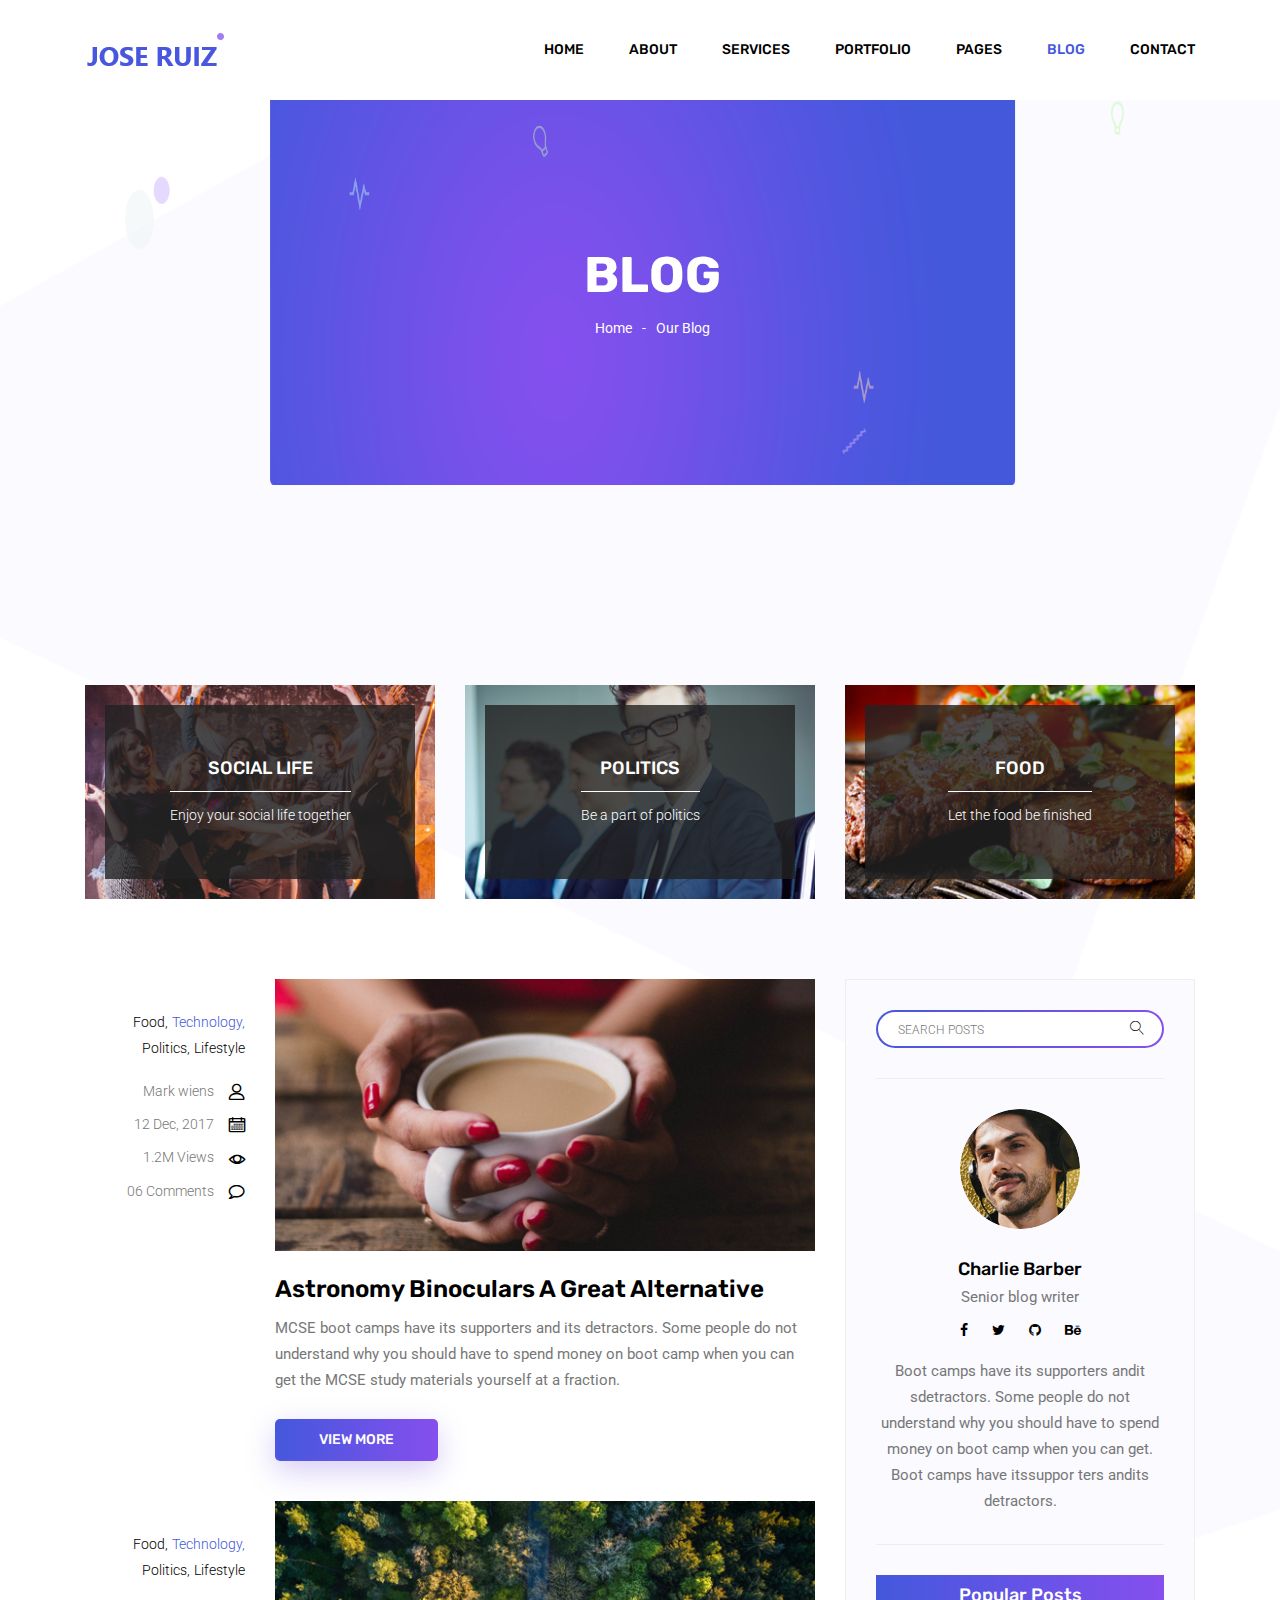
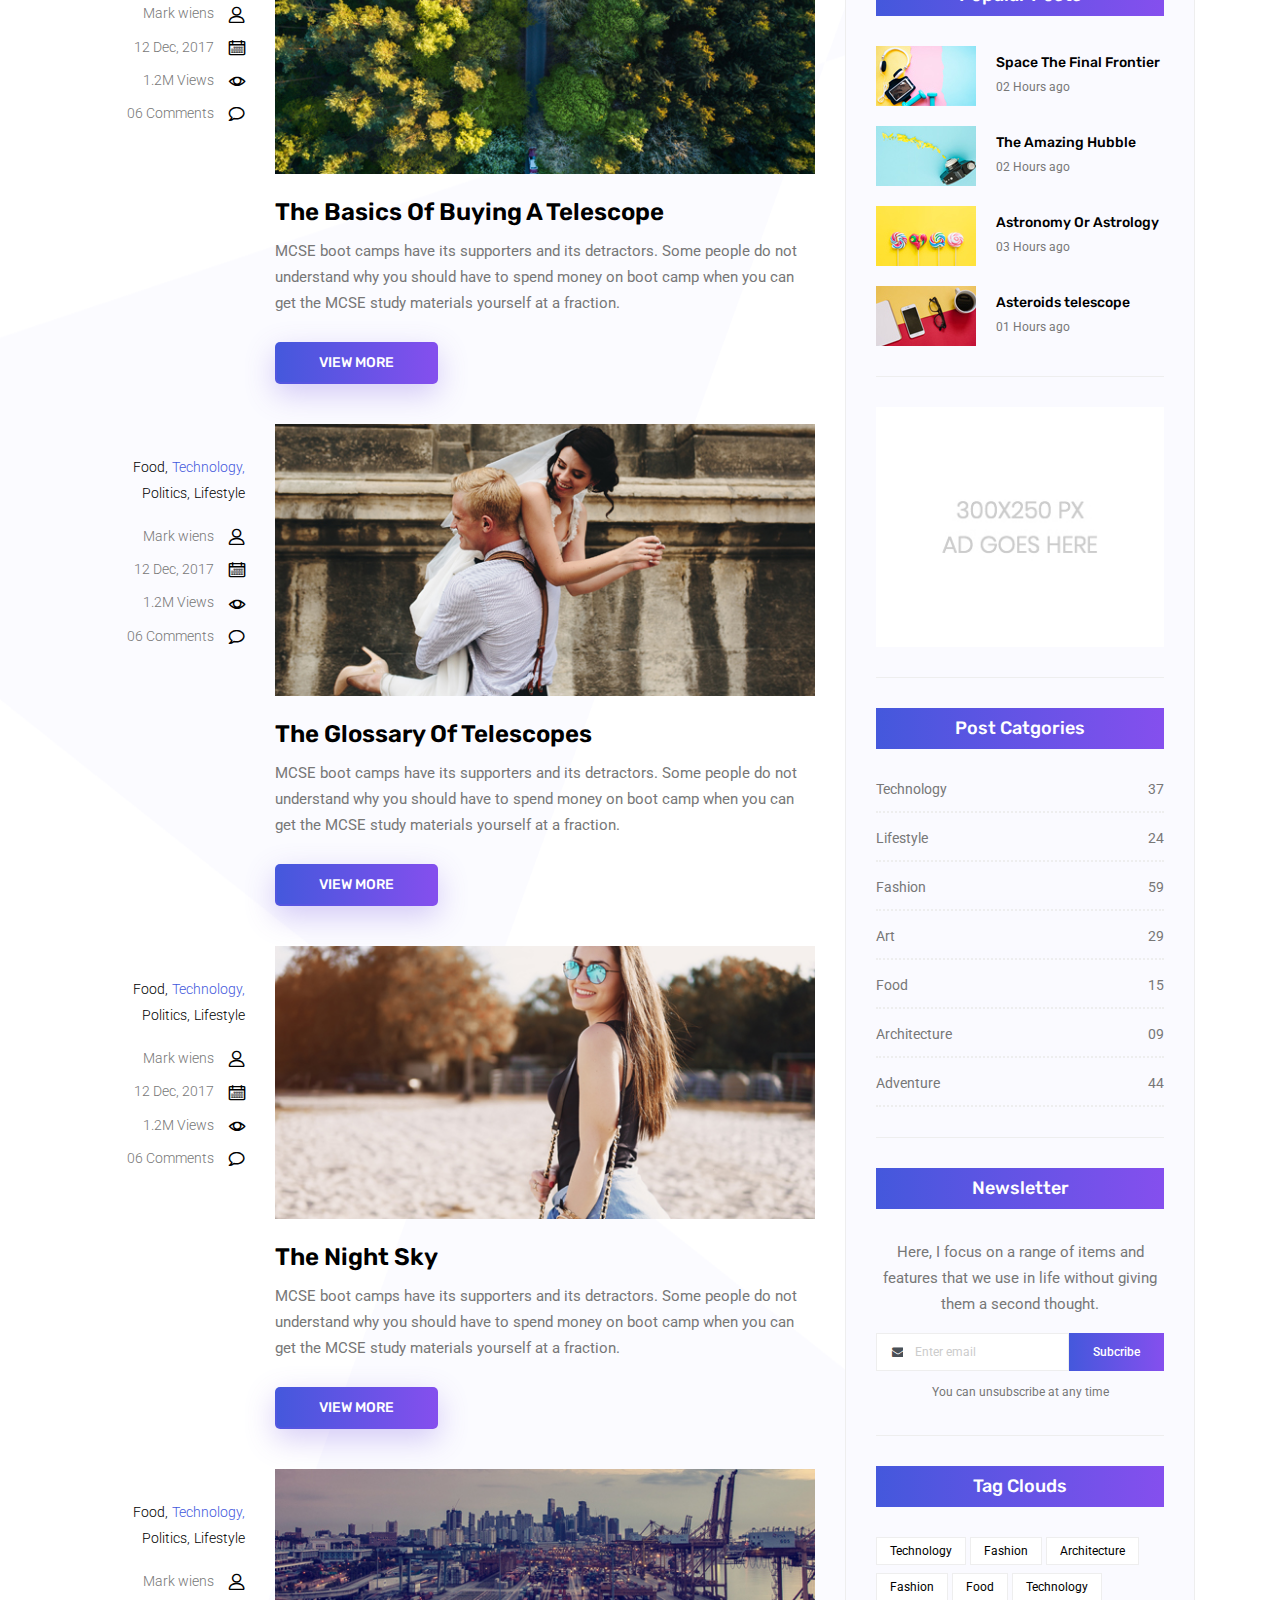
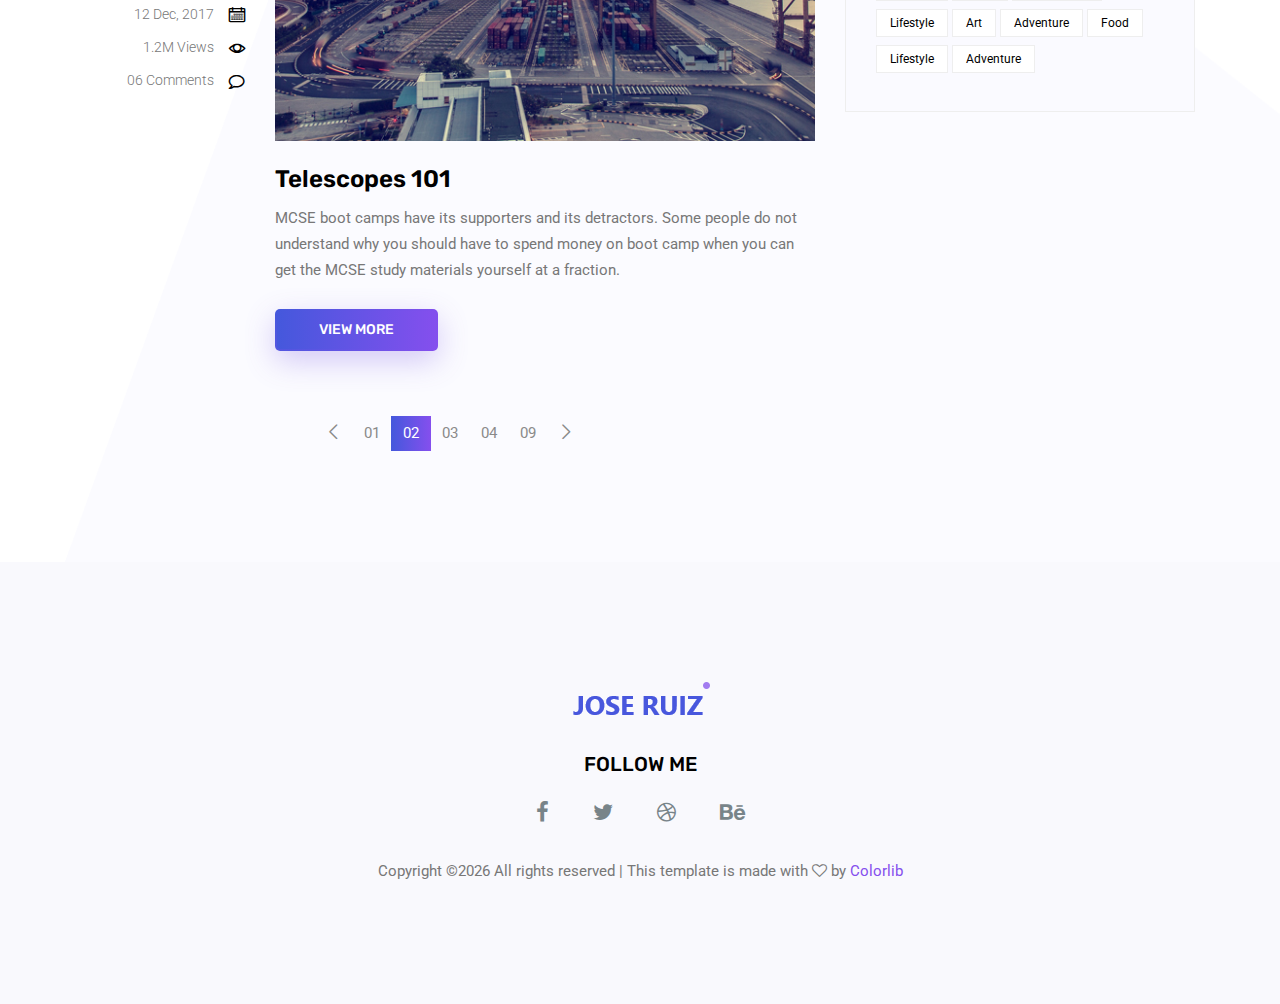
<file: blog.html>
<!doctype html>
<html lang="en">

<head>
	<!-- Required meta tags -->
	<meta charset="utf-8">
	<meta name="viewport" content="width=device-width, initial-scale=1, shrink-to-fit=no">
	<link rel="icon" href="img/favicon.png" type="image/png">
	<title>Blog</title>
	<!-- Bootstrap CSS -->
	<link rel="stylesheet" href="css/bootstrap.css">
	<link rel="stylesheet" href="vendors/linericon/style.css">
	<link rel="stylesheet" href="css/font-awesome.min.css">
	<link rel="stylesheet" href="vendors/owl-carousel/owl.carousel.min.css">
	<link rel="stylesheet" href="css/magnific-popup.css">
	<link rel="stylesheet" href="vendors/nice-select/css/nice-select.css">
	<!-- main css -->
	<link rel="stylesheet" href="css/style.css">
</head>

<body class="blog_version">

	<!--================ Start Header Area =================-->
	<header class="header_area">
		<div class="main_menu">
			<nav class="navbar navbar-expand-lg navbar-light">
				<div class="container">
					<!-- Brand and toggle get grouped for better mobile display -->
					<a class="navbar-brand logo_h" href="index.html"><img src="img/logo.png" alt=""></a>
					<button class="navbar-toggler" type="button" data-toggle="collapse" data-target="#navbarSupportedContent"
					 aria-controls="navbarSupportedContent" aria-expanded="false" aria-label="Toggle navigation">
						<span class="icon-bar"></span>
						<span class="icon-bar"></span>
						<span class="icon-bar"></span>
					</button>
					<!-- Collect the nav links, forms, and other content for toggling -->
					<div class="collapse navbar-collapse offset" id="navbarSupportedContent">
						<ul class="nav navbar-nav menu_nav justify-content-end">
							<li class="nav-item"><a class="nav-link" href="index.html">Home</a></li>
							<li class="nav-item"><a class="nav-link" href="about.html">About</a></li>
							<li class="nav-item"><a class="nav-link" href="services.html">Services</a></li>
							<li class="nav-item"><a class="nav-link" href="portfolio.html">Portfolio</a></li>
							<li class="nav-item submenu dropdown">
								<a href="#" class="nav-link dropdown-toggle" data-toggle="dropdown" role="button" aria-haspopup="true"
								 aria-expanded="false">Pages</a>
								<ul class="dropdown-menu">
                                    <li class="nav-item"><a class="nav-link" href="elements.html">Elements</a></li>
                                    <li class="nav-item"><a class="nav-link" href="portfolio-details.html">Portfolio Details</a></li>
								</ul>
							</li>
							<li class="nav-item submenu dropdown active">
								<a href="#" class="nav-link dropdown-toggle" data-toggle="dropdown" role="button" aria-haspopup="true"
								 aria-expanded="false">Blog</a>
								<ul class="dropdown-menu">
									<li class="nav-item"><a class="nav-link" href="blog.html">Blog</a></li>
									<li class="nav-item"><a class="nav-link" href="single-blog.html">Blog Details</a></li>
								</ul>
							</li>
							<li class="nav-item"><a class="nav-link" href="contact.html">Contact</a></li>
						</ul>
					</div>
				</div>
			</nav>
		</div>
	</header>
	<!--================ End Header Area =================-->

    <!--================ Start Banner Area =================-->
    <section class="banner_area">
        <div class="banner_inner d-flex align-items-center">
            <div class="container">
                <div class="banner_content text-center">
                    <h2>Blog</h2>
                    <div class="page_link">
                        <a href="index.html">Home</a>
                        <a href="blog.html">Our Blog</a>
                    </div>
                </div>
            </div>
        </div>
    </section>
    <!--================ End Banner Area =================-->
        
    <!--================Blog Categorie Area =================-->
    <section class="blog_categorie_area section_gap_top">
        <div class="container">
            <div class="row">
                <div class="col-lg-4">
                    <div class="categories_post">
                        <img src="img/blog/cat-post/cat-post-3.jpg" alt="post">
                        <div class="categories_details">
                            <div class="categories_text">
                                <a href="single-blog.html"><h5>Social Life</h5></a>
                                <div class="border_line"></div>
                                <p>Enjoy your social life together</p>
                            </div>
                        </div>
                    </div>
                </div>
                <div class="col-lg-4">
                    <div class="categories_post">
                        <img src="img/blog/cat-post/cat-post-2.jpg" alt="post">
                        <div class="categories_details">
                            <div class="categories_text">
                                <a href="single-blog.html"><h5>Politics</h5></a>
                                <div class="border_line"></div>
                                <p>Be a part of politics</p>
                            </div>
                        </div>
                    </div>
                </div>
                <div class="col-lg-4">
                    <div class="categories_post">
                        <img src="img/blog/cat-post/cat-post-1.jpg" alt="post">
                        <div class="categories_details">
                            <div class="categories_text">
                                <a href="single-blog.html"><h5>Food</h5></a>
                                <div class="border_line"></div>
                                <p>Let the food be finished</p>
                            </div>
                        </div>
                    </div>
                </div>
            </div>
        </div>
    </section>
    <!--================Blog Categorie Area =================-->
    
    <!--================Blog Area =================-->
    <section class="blog_area">
        <div class="container">
            <div class="row">
                <div class="col-lg-8">
                    <div class="blog_left_sidebar">
                        <article class="row blog_item">
                            <div class="col-md-3">
                                <div class="blog_info text-right">
                                    <div class="post_tag">
                                        <a href="#">Food,</a>
                                        <a class="active" href="#">Technology,</a>
                                        <a href="#">Politics,</a>
                                        <a href="#">Lifestyle</a>
                                    </div>
                                    <ul class="blog_meta list">
                                        <li><a href="#">Mark wiens<i class="lnr lnr-user"></i></a></li>
                                        <li><a href="#">12 Dec, 2017<i class="lnr lnr-calendar-full"></i></a></li>
                                        <li><a href="#">1.2M Views<i class="lnr lnr-eye"></i></a></li>
                                        <li><a href="#">06 Comments<i class="lnr lnr-bubble"></i></a></li>
                                    </ul>
                                </div>
                            </div>
                            <div class="col-md-9">
                                <div class="blog_post">
                                    <img src="img/blog/main-blog/m-blog-1.jpg" alt="">
                                    <div class="blog_details">
                                        <a href="single-blog.html"><h2>Astronomy Binoculars A Great Alternative</h2></a>
                                        <p>MCSE boot camps have its supporters and its detractors. Some people do not understand why you should have to spend money on boot camp when you can get the MCSE study materials yourself at a fraction.</p>
                                        <a href="single-blog.html" class="primary_btn"><span>View More</span></a>
                                    </div>
                                </div>
                            </div>
                        </article>
                        <article class="row blog_item">
                            <div class="col-md-3">
                                <div class="blog_info text-right">
                                    <div class="post_tag">
                                        <a href="#">Food,</a>
                                        <a class="active" href="#">Technology,</a>
                                        <a href="#">Politics,</a>
                                        <a href="#">Lifestyle</a>
                                    </div>
                                    <ul class="blog_meta list">
                                        <li><a href="#">Mark wiens<i class="lnr lnr-user"></i></a></li>
                                        <li><a href="#">12 Dec, 2017<i class="lnr lnr-calendar-full"></i></a></li>
                                        <li><a href="#">1.2M Views<i class="lnr lnr-eye"></i></a></li>
                                        <li><a href="#">06 Comments<i class="lnr lnr-bubble"></i></a></li>
                                    </ul>
                                </div>
                            </div>
                            <div class="col-md-9">
                                <div class="blog_post">
                                    <img src="img/blog/main-blog/m-blog-2.jpg" alt="">
                                    <div class="blog_details">
                                        <a href="single-blog.html"><h2>The Basics Of Buying A Telescope</h2></a>
                                        <p>MCSE boot camps have its supporters and its detractors. Some people do not understand why you should have to spend money on boot camp when you can get the MCSE study materials yourself at a fraction.</p>
                                        <a href="single-blog.html" class="primary_btn"><span>View More</span></a>
                                    </div>
                                </div>
                            </div>
                        </article>
                        <article class="row blog_item">
                            <div class="col-md-3">
                                <div class="blog_info text-right">
                                    <div class="post_tag">
                                        <a href="#">Food,</a>
                                        <a class="active" href="#">Technology,</a>
                                        <a href="#">Politics,</a>
                                        <a href="#">Lifestyle</a>
                                    </div>
                                    <ul class="blog_meta list">
                                        <li><a href="#">Mark wiens<i class="lnr lnr-user"></i></a></li>
                                        <li><a href="#">12 Dec, 2017<i class="lnr lnr-calendar-full"></i></a></li>
                                        <li><a href="#">1.2M Views<i class="lnr lnr-eye"></i></a></li>
                                        <li><a href="#">06 Comments<i class="lnr lnr-bubble"></i></a></li>
                                    </ul>
                                </div>
                            </div>
                            <div class="col-md-9">
                                <div class="blog_post">
                                    <img src="img/blog/main-blog/m-blog-3.jpg" alt="">
                                    <div class="blog_details">
                                        <a href="single-blog.html"><h2>The Glossary Of Telescopes</h2></a>
                                        <p>MCSE boot camps have its supporters and its detractors. Some people do not understand why you should have to spend money on boot camp when you can get the MCSE study materials yourself at a fraction.</p>
                                        <a href="single-blog.html" class="primary_btn"><span>View More</span></a>
                                    </div>
                                </div>
                            </div>
                        </article>
                        <article class="row blog_item">
                            <div class="col-md-3">
                                <div class="blog_info text-right">
                                    <div class="post_tag">
                                        <a href="#">Food,</a>
                                        <a class="active" href="#">Technology,</a>
                                        <a href="#">Politics,</a>
                                        <a href="#">Lifestyle</a>
                                    </div>
                                    <ul class="blog_meta list">
                                        <li><a href="#">Mark wiens<i class="lnr lnr-user"></i></a></li>
                                        <li><a href="#">12 Dec, 2017<i class="lnr lnr-calendar-full"></i></a></li>
                                        <li><a href="#">1.2M Views<i class="lnr lnr-eye"></i></a></li>
                                        <li><a href="#">06 Comments<i class="lnr lnr-bubble"></i></a></li>
                                    </ul>
                                </div>
                            </div>
                            <div class="col-md-9">
                                <div class="blog_post">
                                    <img src="img/blog/main-blog/m-blog-4.jpg" alt="">
                                    <div class="blog_details">
                                        <a href="single-blog.html"><h2>The Night Sky</h2></a>
                                        <p>MCSE boot camps have its supporters and its detractors. Some people do not understand why you should have to spend money on boot camp when you can get the MCSE study materials yourself at a fraction.</p>
                                        <a href="single-blog.html" class="primary_btn"><span>View More</span></a>
                                    </div>
                                </div>
                            </div>
                        </article>
                        <article class="row blog_item">
                            <div class="col-md-3">
                                <div class="blog_info text-right">
                                    <div class="post_tag">
                                        <a href="#">Food,</a>
                                        <a class="active" href="#">Technology,</a>
                                        <a href="#">Politics,</a>
                                        <a href="#">Lifestyle</a>
                                    </div>
                                    <ul class="blog_meta list">
                                        <li><a href="#">Mark wiens<i class="lnr lnr-user"></i></a></li>
                                        <li><a href="#">12 Dec, 2017<i class="lnr lnr-calendar-full"></i></a></li>
                                        <li><a href="#">1.2M Views<i class="lnr lnr-eye"></i></a></li>
                                        <li><a href="#">06 Comments<i class="lnr lnr-bubble"></i></a></li>
                                    </ul>
                                </div>
                            </div>
                            <div class="col-md-9">
                                <div class="blog_post">
                                    <img src="img/blog/main-blog/m-blog-5.jpg" alt="">
                                    <div class="blog_details">
                                        <a href="single-blog.html"><h2>Telescopes 101</h2></a>
                                        <p>MCSE boot camps have its supporters and its detractors. Some people do not understand why you should have to spend money on boot camp when you can get the MCSE study materials yourself at a fraction.</p>
                                        <a href="single-blog.html" class="primary_btn"><span>View More</span></a>
                                    </div>
                                </div>
                            </div>
                        </article>
                        <nav class="blog-pagination justify-content-center d-flex">
                            <ul class="pagination">
                                <li class="page-item">
                                    <a href="#" class="page-link" aria-label="Previous">
                                        <span aria-hidden="true">
                                            <span class="lnr lnr-chevron-left"></span>
                                        </span>
                                    </a>
                                </li>
                                <li class="page-item"><a href="#" class="page-link">01</a></li>
                                <li class="page-item active"><a href="#" class="page-link">02</a></li>
                                <li class="page-item"><a href="#" class="page-link">03</a></li>
                                <li class="page-item"><a href="#" class="page-link">04</a></li>
                                <li class="page-item"><a href="#" class="page-link">09</a></li>
                                <li class="page-item">
                                    <a href="#" class="page-link" aria-label="Next">
                                        <span aria-hidden="true">
                                            <span class="lnr lnr-chevron-right"></span>
                                        </span>
                                    </a>
                                </li>
                            </ul>
                        </nav>
                    </div>
                </div>
                <div class="col-lg-4">
                    <div class="blog_right_sidebar">
                        <aside class="single_sidebar_widget search_widget">
                            <div class="input-group">
                                <input type="text" class="form-control" placeholder="Search Posts">
                                <span class="input-group-btn">
                                    <button class="btn btn-default" type="button"><i class="lnr lnr-magnifier"></i></button>
                                </span>
                            </div><!-- /input-group -->
                            <div class="br"></div>
                        </aside>
                        <aside class="single_sidebar_widget author_widget">
                            <img class="author_img rounded-circle" src="img/blog/author.png" alt="">
                            <h4>Charlie Barber</h4>
                            <p>Senior blog writer</p>
                            <div class="social_icon">
                                <a href="#"><i class="fa fa-facebook"></i></a>
                                <a href="#"><i class="fa fa-twitter"></i></a>
                                <a href="#"><i class="fa fa-github"></i></a>
                                <a href="#"><i class="fa fa-behance"></i></a>
                            </div>
                            <p>Boot camps have its supporters andit sdetractors. Some people do not understand why you should have to spend money on boot camp when you can get. Boot camps have itssuppor ters andits detractors.</p>
                            <div class="br"></div>
                        </aside>
                        <aside class="single_sidebar_widget popular_post_widget">
                            <h3 class="widget_title">Popular Posts</h3>
                            <div class="media post_item">
                                <img src="img/blog/popular-post/post1.jpg" alt="post">
                                <div class="media-body">
                                    <a href="single-blog.html"><h3>Space The Final Frontier</h3></a>
                                    <p>02 Hours ago</p>
                                </div>
                            </div>
                            <div class="media post_item">
                                <img src="img/blog/popular-post/post2.jpg" alt="post">
                                <div class="media-body">
                                    <a href="single-blog.html"><h3>The Amazing Hubble</h3></a>
                                    <p>02 Hours ago</p>
                                </div>
                            </div>
                            <div class="media post_item">
                                <img src="img/blog/popular-post/post3.jpg" alt="post">
                                <div class="media-body">
                                    <a href="single-blog.html"><h3>Astronomy Or Astrology</h3></a>
                                    <p>03 Hours ago</p>
                                </div>
                            </div>
                            <div class="media post_item">
                                <img src="img/blog/popular-post/post4.jpg" alt="post">
                                <div class="media-body">
                                    <a href="single-blog.html"><h3>Asteroids telescope</h3></a>
                                    <p>01 Hours ago</p>
                                </div>
                            </div>
                            <div class="br"></div>
                        </aside>
                        <aside class="single_sidebar_widget ads_widget">
                            <a href="#"><img class="img-fluid" src="img/blog/add.jpg" alt=""></a>
                            <div class="br"></div>
                        </aside>
                        <aside class="single_sidebar_widget post_category_widget">
                            <h4 class="widget_title">Post Catgories</h4>
                            <ul class="list cat-list">
                                <li>
                                    <a href="#" class="d-flex justify-content-between">
                                        <p>Technology</p>
                                        <p>37</p>
                                    </a>
                                </li>
                                <li>
                                    <a href="#" class="d-flex justify-content-between">
                                        <p>Lifestyle</p>
                                        <p>24</p>
                                    </a>
                                </li>
                                <li>
                                    <a href="#" class="d-flex justify-content-between">
                                        <p>Fashion</p>
                                        <p>59</p>
                                    </a>
                                </li>
                                <li>
                                    <a href="#" class="d-flex justify-content-between">
                                        <p>Art</p>
                                        <p>29</p>
                                    </a>
                                </li>
                                <li>
                                    <a href="#" class="d-flex justify-content-between">
                                        <p>Food</p>
                                        <p>15</p>
                                    </a>
                                </li>
                                <li>
                                    <a href="#" class="d-flex justify-content-between">
                                        <p>Architecture</p>
                                        <p>09</p>
                                    </a>
                                </li>
                                <li>
                                    <a href="#" class="d-flex justify-content-between">
                                        <p>Adventure</p>
                                        <p>44</p>
                                    </a>
                                </li>															
                            </ul>
                            <div class="br"></div>
                        </aside>
                        <aside class="single-sidebar-widget newsletter_widget">
                            <h4 class="widget_title">Newsletter</h4>
                            <p>
                            Here, I focus on a range of items and features that we use in life without
                            giving them a second thought.
                            </p>
                            <div class="form-group d-flex flex-row">
                                <div class="input-group">
                                    <div class="input-group-prepend">
                                        <div class="input-group-text"><i class="fa fa-envelope" aria-hidden="true"></i></div>
                                    </div>
                                    <input type="text" class="form-control" id="inlineFormInputGroup" placeholder="Enter email" onfocus="this.placeholder = ''" onblur="this.placeholder = 'Enter email'">
                                </div>
                                <a href="#" class="bbtns">Subcribe</a>
                            </div>	
                            <p class="text-bottom">You can unsubscribe at any time</p>	
                            <div class="br"></div>							
                        </aside>
                        <aside class="single-sidebar-widget tag_cloud_widget">
                            <h4 class="widget_title">Tag Clouds</h4>
                            <ul class="list">
                                <li><a href="#">Technology</a></li>
                                <li><a href="#">Fashion</a></li>
                                <li><a href="#">Architecture</a></li>
                                <li><a href="#">Fashion</a></li>
                                <li><a href="#">Food</a></li>
                                <li><a href="#">Technology</a></li>
                                <li><a href="#">Lifestyle</a></li>
                                <li><a href="#">Art</a></li>
                                <li><a href="#">Adventure</a></li>
                                <li><a href="#">Food</a></li>
                                <li><a href="#">Lifestyle</a></li>
                                <li><a href="#">Adventure</a></li>
                            </ul>
                        </aside>
                    </div>
                </div>
            </div>
        </div>
    </section>
    <!--================Blog Area =================-->
    
    <!--================Footer Area =================-->
	<footer class="footer_area">
        <div class="container">
            <div class="row justify-content-center">
                <div class="col-lg-12">
                    <div class="footer_top flex-column">
                        <div class="footer_logo">
                            <a href="#">
                                <img src="img/logo.png" alt="">
                            </a>
                            <h4>Follow Me</h4>
                        </div>
                        <div class="footer_social">
                            <a href="#"><i class="fa fa-facebook"></i></a>
                            <a href="#"><i class="fa fa-twitter"></i></a>
                            <a href="#"><i class="fa fa-dribbble"></i></a>
                            <a href="#"><i class="fa fa-behance"></i></a>
                        </div>
                    </div>
                </div>
            </div>
            <div class="row footer_bottom justify-content-center">
                <p class="col-lg-8 col-sm-12 footer-text">
                    <!-- Link back to Colorlib can't be removed. Template is licensed under CC BY 3.0. -->
Copyright &copy;<script>document.write(new Date().getFullYear());</script> All rights reserved | This template is made with <i class="fa fa-heart-o" aria-hidden="true"></i> by <a href="https://colorlib.com" target="_blank">Colorlib</a>
<!-- Link back to Colorlib can't be removed. Template is licensed under CC BY 3.0. --></p>
            </div>
        </div>
    </footer>
    <!--================End Footer Area =================-->
   
    <!-- Optional JavaScript -->
    <!-- jQuery first, then Popper.js, then Bootstrap JS -->
    <script src="js/jquery-3.2.1.min.js"></script>
    <script src="js/popper.js"></script>
    <script src="js/bootstrap.min.js"></script>
    <script src="js/stellar.js"></script>
    <script src="vendors/lightbox/simpleLightbox.min.js"></script>
    <script src="vendors/nice-select/js/jquery.nice-select.min.js"></script>
    <script src="vendors/isotope/imagesloaded.pkgd.min.js"></script>
    <script src="vendors/isotope/isotope-min.js"></script>
    <script src="vendors/owl-carousel/owl.carousel.min.js"></script>
    <script src="js/jquery.ajaxchimp.min.js"></script>
    <script src="js/mail-script.js"></script>
    <script src="js/theme.js"></script>
</body>
</html>
</file>
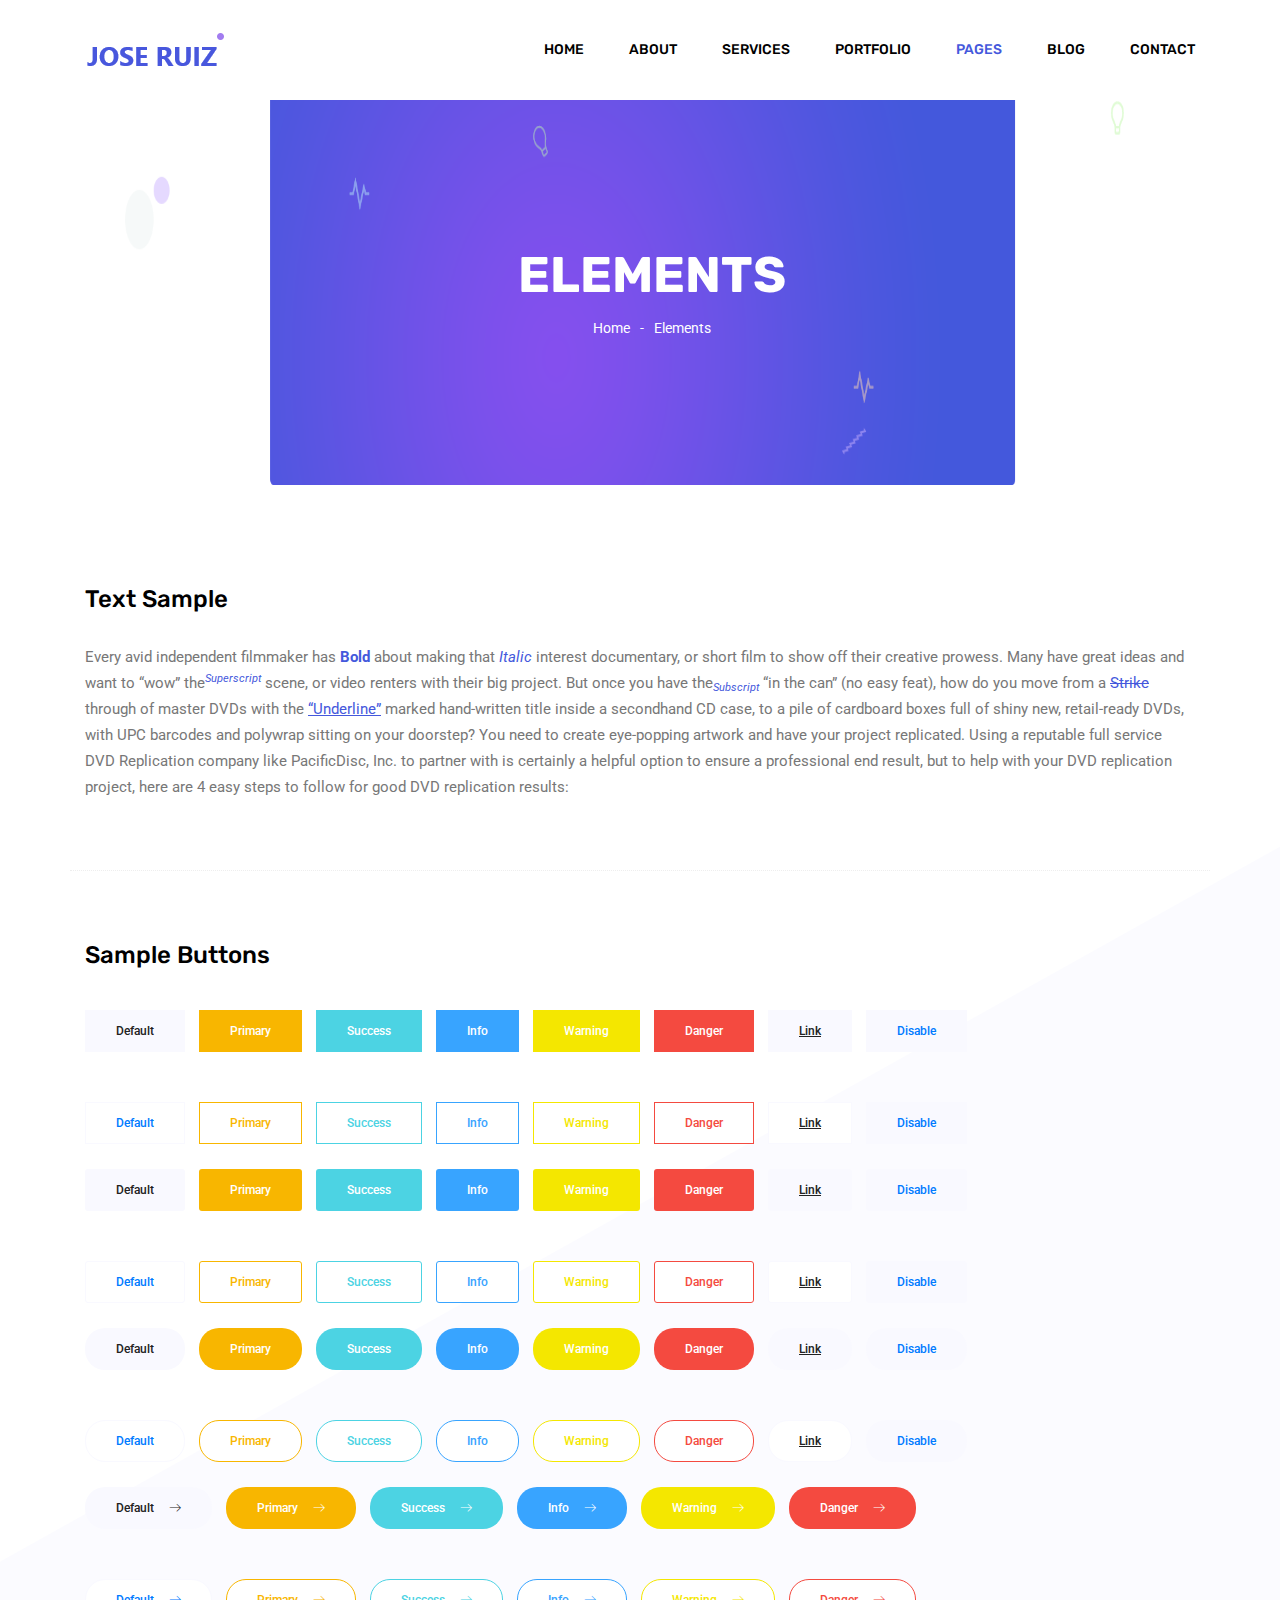
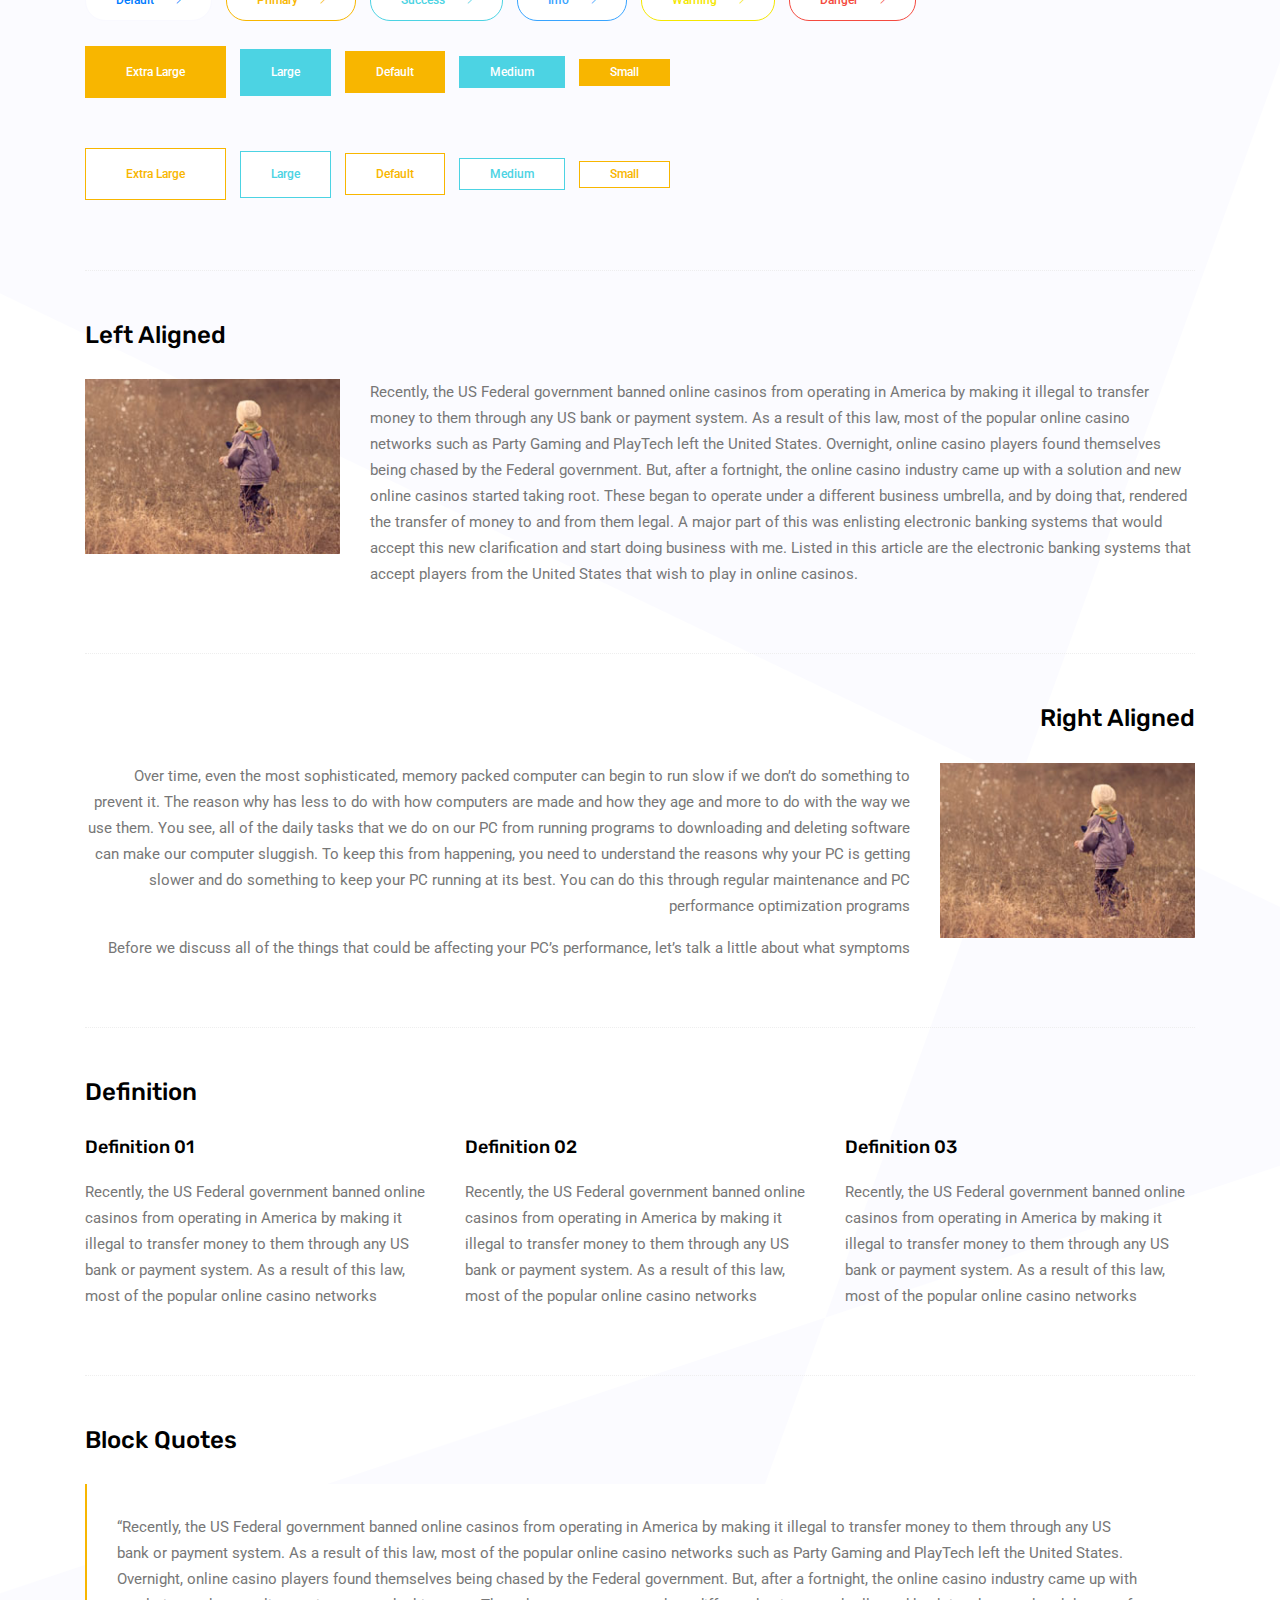
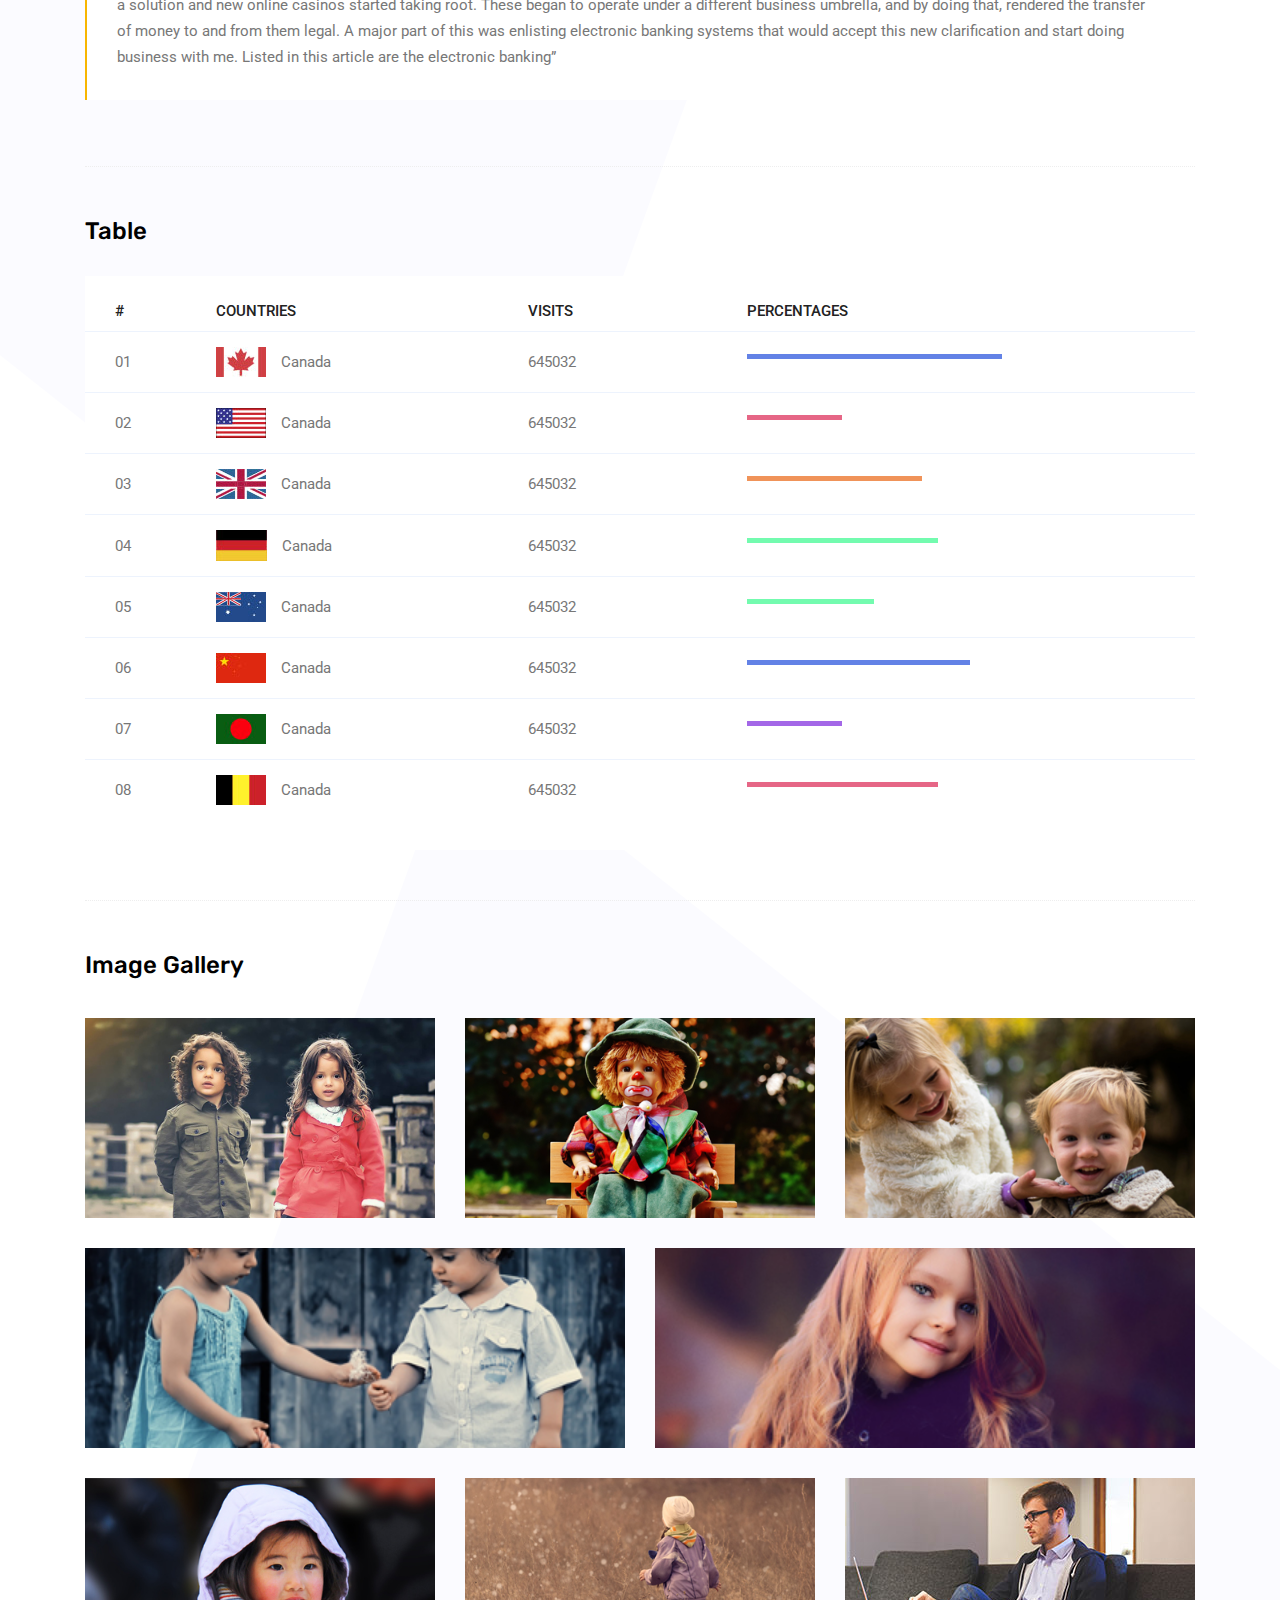
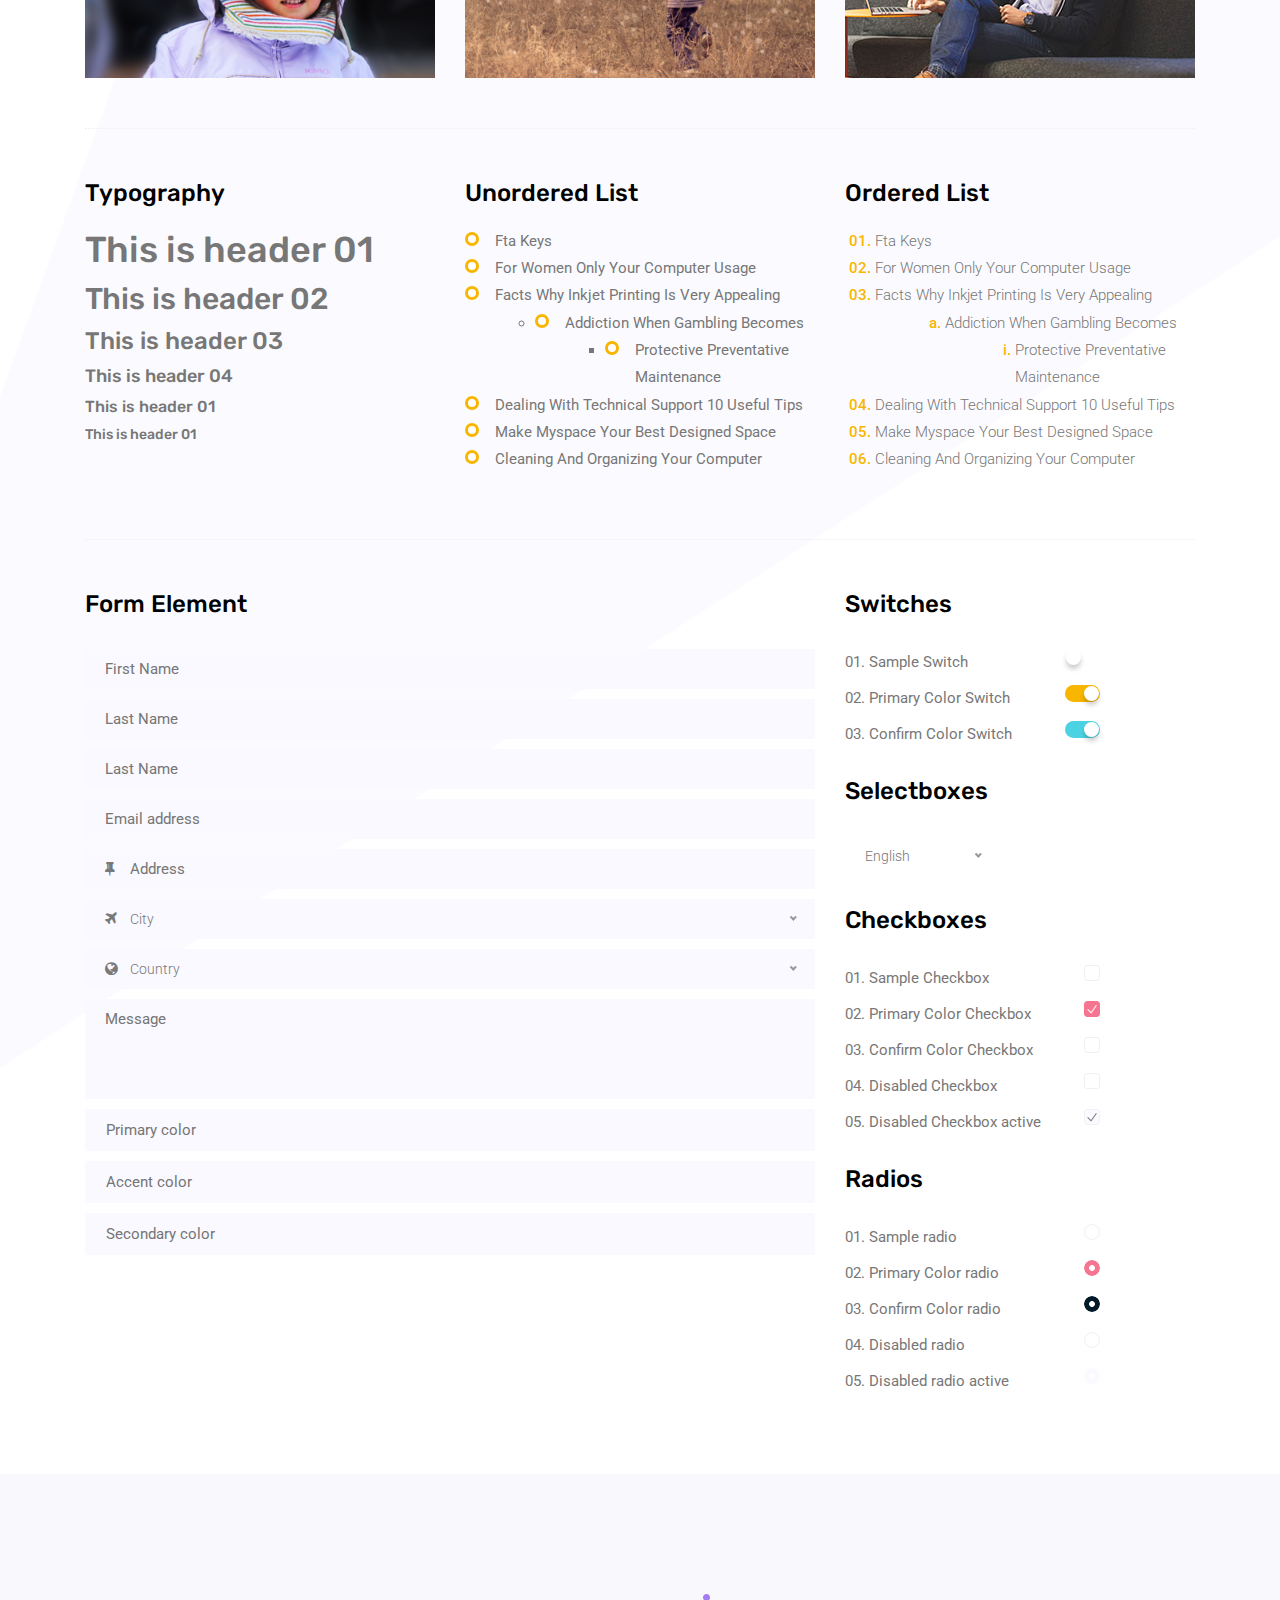
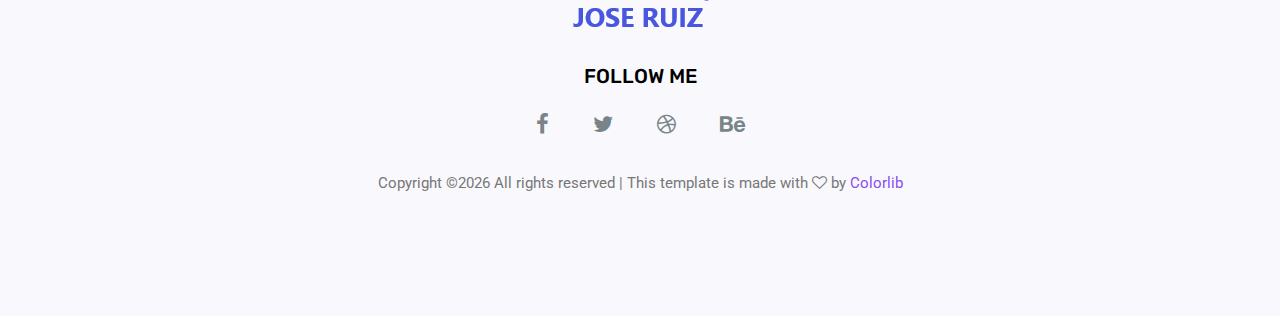
<file: elements.html>
<!doctype html>
<html lang="en">

<head>
	<!-- Required meta tags -->
	<meta charset="utf-8">
	<meta name="viewport" content="width=device-width, initial-scale=1, shrink-to-fit=no">
	<link rel="icon" href="img/favicon.png" type="image/png">
	<title>Elements</title>
	<!-- Bootstrap CSS -->
	<link rel="stylesheet" href="css/bootstrap.css">
	<link rel="stylesheet" href="vendors/linericon/style.css">
	<link rel="stylesheet" href="css/font-awesome.min.css">
	<link rel="stylesheet" href="vendors/owl-carousel/owl.carousel.min.css">
	<link rel="stylesheet" href="css/magnific-popup.css">
	<link rel="stylesheet" href="vendors/nice-select/css/nice-select.css">
	<!-- main css -->
	<link rel="stylesheet" href="css/style.css">
</head>

<body class="blog_version">

	<!--================ Start Header Area =================-->
	<header class="header_area">
		<div class="main_menu">
			<nav class="navbar navbar-expand-lg navbar-light">
				<div class="container">
					<!-- Brand and toggle get grouped for better mobile display -->
					<a class="navbar-brand logo_h" href="index.html"><img src="img/logo.png" alt=""></a>
					<button class="navbar-toggler" type="button" data-toggle="collapse" data-target="#navbarSupportedContent"
					 aria-controls="navbarSupportedContent" aria-expanded="false" aria-label="Toggle navigation">
						<span class="icon-bar"></span>
						<span class="icon-bar"></span>
						<span class="icon-bar"></span>
					</button>
					<!-- Collect the nav links, forms, and other content for toggling -->
					<div class="collapse navbar-collapse offset" id="navbarSupportedContent">
						<ul class="nav navbar-nav menu_nav justify-content-end">
							<li class="nav-item"><a class="nav-link" href="index.html">Home</a></li>
							<li class="nav-item"><a class="nav-link" href="about.html">About</a></li>
							<li class="nav-item"><a class="nav-link" href="services.html">Services</a></li>
							<li class="nav-item"><a class="nav-link" href="portfolio.html">Portfolio</a></li>
							<li class="nav-item submenu dropdown active">
								<a href="#" class="nav-link dropdown-toggle" data-toggle="dropdown" role="button" aria-haspopup="true"
								 aria-expanded="false">Pages</a>
								<ul class="dropdown-menu">
                                    <li class="nav-item"><a class="nav-link" href="elements.html">Elements</a></li>
                                    <li class="nav-item"><a class="nav-link" href="portfolio-details.html">Portfolio Details</a></li>
								</ul>
							</li>
							<li class="nav-item submenu dropdown">
								<a href="#" class="nav-link dropdown-toggle" data-toggle="dropdown" role="button" aria-haspopup="true"
								 aria-expanded="false">Blog</a>
								<ul class="dropdown-menu">
									<li class="nav-item"><a class="nav-link" href="blog.html">Blog</a></li>
									<li class="nav-item"><a class="nav-link" href="single-blog.html">Blog Details</a></li>
								</ul>
							</li>
							<li class="nav-item"><a class="nav-link" href="contact.html">Contact</a></li>
						</ul>
					</div>
				</div>
			</nav>
		</div>
	</header>
	<!--================ End Header Area =================-->

    <!--================ Start Banner Area =================-->
    <section class="banner_area">
        <div class="banner_inner d-flex align-items-center">
            <div class="container">
                <div class="banner_content text-center">
                    <h2>Elements</h2>
                    <div class="page_link">
                        <a href="index.html">Home</a>
                        <a href="elements.html">Elements</a>
                    </div>
                </div>
            </div>
        </div>
    </section>
    <!--================ End Banner Area =================-->
        
	<!-- Start Sample Area -->
	<section class="sample-text-area">
		<div class="container">
			<h3 class="text-heading title_color">Text Sample</h3>
			<p class="sample-text">
				Every avid independent filmmaker has <b>Bold</b> about making that <i>Italic</i> interest documentary, or short film to show off their creative prowess. Many have great ideas and want to “wow” the<sup>Superscript</sup> scene, or video renters with their big project.  But once you have the<sub>Subscript</sub> “in the can” (no easy feat), how do you move from a <del>Strike</del> through of master DVDs with the <u>“Underline”</u> marked hand-written title inside a secondhand CD case, to a pile of cardboard boxes full of shiny new, retail-ready DVDs, with UPC barcodes and polywrap sitting on your doorstep?  You need to create eye-popping artwork and have your project replicated. Using a reputable full service DVD Replication company like PacificDisc, Inc. to partner with is certainly a helpful option to ensure a professional end result, but to help with your DVD replication project, here are 4 easy steps to follow for good DVD replication results: 

			</p>
		</div>
	</section>
	<!-- End Sample Area -->

	<!-- Start Button -->
	<section class="button-area">
		<div class="container border-top-generic">
			<h3 class="text-heading title_color">Sample Buttons</h3>
			<div class="button-group-area">
				<a href="#" class="genric-btn default">Default</a>
				<a href="#" class="genric-btn primary">Primary</a>
				<a href="#" class="genric-btn success">Success</a>
				<a href="#" class="genric-btn info">Info</a>
				<a href="#" class="genric-btn warning">Warning</a>
				<a href="#" class="genric-btn danger">Danger</a>
				<a href="#" class="genric-btn link">Link</a>
				<a href="#" class="genric-btn disable">Disable</a>
			</div>
			<div class="button-group-area mt-10">
				<a href="#" class="genric-btn default-border">Default</a>
				<a href="#" class="genric-btn primary-border">Primary</a>
				<a href="#" class="genric-btn success-border">Success</a>
				<a href="#" class="genric-btn info-border">Info</a>
				<a href="#" class="genric-btn warning-border">Warning</a>
				<a href="#" class="genric-btn danger-border">Danger</a>
				<a href="#" class="genric-btn link-border">Link</a>
				<a href="#" class="genric-btn disable">Disable</a>
			</div>
			<div class="button-group-area mt-40">
				<a href="#" class="genric-btn default radius">Default</a>
				<a href="#" class="genric-btn primary radius">Primary</a>
				<a href="#" class="genric-btn success radius">Success</a>
				<a href="#" class="genric-btn info radius">Info</a>
				<a href="#" class="genric-btn warning radius">Warning</a>
				<a href="#" class="genric-btn danger radius">Danger</a>
				<a href="#" class="genric-btn link radius">Link</a>
				<a href="#" class="genric-btn disable radius">Disable</a>
			</div>
			<div class="button-group-area mt-10">
				<a href="#" class="genric-btn default-border radius">Default</a>
				<a href="#" class="genric-btn primary-border radius">Primary</a>
				<a href="#" class="genric-btn success-border radius">Success</a>
				<a href="#" class="genric-btn info-border radius">Info</a>
				<a href="#" class="genric-btn warning-border radius">Warning</a>
				<a href="#" class="genric-btn danger-border radius">Danger</a>
				<a href="#" class="genric-btn link-border radius">Link</a>
				<a href="#" class="genric-btn disable radius">Disable</a>
			</div>
			<div class="button-group-area mt-40">
				<a href="#" class="genric-btn default circle">Default</a>
				<a href="#" class="genric-btn primary circle">Primary</a>
				<a href="#" class="genric-btn success circle">Success</a>
				<a href="#" class="genric-btn info circle">Info</a>
				<a href="#" class="genric-btn warning circle">Warning</a>
				<a href="#" class="genric-btn danger circle">Danger</a>
				<a href="#" class="genric-btn link circle">Link</a>
				<a href="#" class="genric-btn disable circle">Disable</a>
			</div>
			<div class="button-group-area mt-10">
				<a href="#" class="genric-btn default-border circle">Default</a>
				<a href="#" class="genric-btn primary-border circle">Primary</a>
				<a href="#" class="genric-btn success-border circle">Success</a>
				<a href="#" class="genric-btn info-border circle">Info</a>
				<a href="#" class="genric-btn warning-border circle">Warning</a>
				<a href="#" class="genric-btn danger-border circle">Danger</a>
				<a href="#" class="genric-btn link-border circle">Link</a>
				<a href="#" class="genric-btn disable circle">Disable</a>
			</div>
			<div class="button-group-area mt-40">
				<a href="#" class="genric-btn default circle arrow">Default<span class="lnr lnr-arrow-right"></span></a>
				<a href="#" class="genric-btn primary circle arrow">Primary<span class="lnr lnr-arrow-right"></span></a>
				<a href="#" class="genric-btn success circle arrow">Success<span class="lnr lnr-arrow-right"></span></a>
				<a href="#" class="genric-btn info circle arrow">Info<span class="lnr lnr-arrow-right"></span></a>
				<a href="#" class="genric-btn warning circle arrow">Warning<span class="lnr lnr-arrow-right"></span></a>
				<a href="#" class="genric-btn danger circle arrow">Danger<span class="lnr lnr-arrow-right"></span></a>
			</div>
			<div class="button-group-area mt-10">
				<a href="#" class="genric-btn default-border circle arrow">Default<span class="lnr lnr-arrow-right"></span></a>
				<a href="#" class="genric-btn primary-border circle arrow">Primary<span class="lnr lnr-arrow-right"></span></a>
				<a href="#" class="genric-btn success-border circle arrow">Success<span class="lnr lnr-arrow-right"></span></a>
				<a href="#" class="genric-btn info-border circle arrow">Info<span class="lnr lnr-arrow-right"></span></a>
				<a href="#" class="genric-btn warning-border circle arrow">Warning<span class="lnr lnr-arrow-right"></span></a>
				<a href="#" class="genric-btn danger-border circle arrow">Danger<span class="lnr lnr-arrow-right"></span></a>
			</div>
			<div class="button-group-area mt-40">
				<a href="#" class="genric-btn primary e-large">Extra Large</a>
				<a href="#" class="genric-btn success large">Large</a>
				<a href="#" class="genric-btn primary">Default</a>
				<a href="#" class="genric-btn success medium">Medium</a>
				<a href="#" class="genric-btn primary small">Small</a>
			</div>
			<div class="button-group-area mt-10">
				<a href="#" class="genric-btn primary-border e-large">Extra Large</a>
				<a href="#" class="genric-btn success-border large">Large</a>
				<a href="#" class="genric-btn primary-border">Default</a>
				<a href="#" class="genric-btn success-border medium">Medium</a>
				<a href="#" class="genric-btn primary-border small">Small</a>
			</div>
		</div>
	</section>
	<!-- End Button -->
	
	<!-- Start Align Area -->
	<div class="whole-wrap">
		<div class="container">
			<div class="section-top-border">
				<h3 class="mb-30 title_color">Left Aligned</h3>
				<div class="row">
					<div class="col-md-3">
						<img src="img/elements/d.jpg" alt="" class="img-fluid">
					</div>
					<div class="col-md-9 mt-sm-20 left-align-p">
						<p>Recently, the US Federal government banned online casinos from operating in America by making it illegal to transfer money to them through any US bank or payment system. As a result of this law, most of the popular online casino networks such as Party Gaming and PlayTech left the United States. Overnight, online casino players found themselves being chased by the Federal government. But, after a fortnight, the online casino industry came up with a solution and new online casinos started taking root. These began to operate under a different business umbrella, and by doing that, rendered the transfer of money to and from them legal. A major part of this was enlisting electronic banking systems that would accept this new clarification and start doing business with me. Listed in this article are the electronic banking systems that accept players from the United States that wish to play in online casinos.</p>
					</div>
				</div>
			</div>
			<div class="section-top-border text-right">
				<h3 class="mb-30 title_color">Right Aligned</h3>
				<div class="row">
					<div class="col-md-9">
						<p class="text-right">Over time, even the most sophisticated, memory packed computer can begin to run slow if we don’t do something to prevent it. The reason why has less to do with how computers are made and how they age and more to do with the way we use them. You see, all of the daily tasks that we do on our PC from running programs to downloading and deleting software can make our computer sluggish. To keep this from happening, you need to understand the reasons why your PC is getting slower and do something to keep your PC running at its best. You can do this through regular maintenance and PC performance optimization programs</p>
						<p class="text-right">Before we discuss all of the things that could be affecting your PC’s performance, let’s talk a little about what symptoms</p>
					</div>
					<div class="col-md-3">
						<img src="img/elements/d.jpg" alt="" class="img-fluid">
					</div>
				</div>
			</div>
			<div class="section-top-border">
				<h3 class="mb-30 title_color">Definition</h3>
				<div class="row">
					<div class="col-md-4">
						<div class="single-defination">
							<h4 class="mb-20">Definition 01</h4>
							<p>Recently, the US Federal government banned online casinos from operating in America by making it illegal to transfer money to them through any US bank or payment system. As a result of this law, most of the popular online casino networks</p>
						</div>
					</div>
					<div class="col-md-4">
						<div class="single-defination">
							<h4 class="mb-20">Definition 02</h4>
							<p>Recently, the US Federal government banned online casinos from operating in America by making it illegal to transfer money to them through any US bank or payment system. As a result of this law, most of the popular online casino networks</p>
						</div>
					</div>
					<div class="col-md-4">
						<div class="single-defination">
							<h4 class="mb-20">Definition 03</h4>
							<p>Recently, the US Federal government banned online casinos from operating in America by making it illegal to transfer money to them through any US bank or payment system. As a result of this law, most of the popular online casino networks</p>
						</div>
					</div>
				</div>
			</div>
			<div class="section-top-border">
				<h3 class="mb-30 title_color">Block Quotes</h3>
				<div class="row">
					<div class="col-lg-12">
						<blockquote class="generic-blockquote">
							“Recently, the US Federal government banned online casinos from operating in America by making it illegal to transfer money to them through any US bank or payment system. As a result of this law, most of the popular online casino networks such as Party Gaming and PlayTech left the United States. Overnight, online casino players found themselves being chased by the Federal government. But, after a fortnight, the online casino industry came up with a solution and new online casinos started taking root. These began to operate under a different business umbrella, and by doing that, rendered the transfer of money to and from them legal. A major part of this was enlisting electronic banking systems that would accept this new clarification and start doing business with me. Listed in this article are the electronic banking” 
						</blockquote>
					</div>
				</div>
			</div>
			<div class="section-top-border">
				<h3 class="mb-30 title_color">Table</h3>
				<div class="progress-table-wrap">
					<div class="progress-table">
						<div class="table-head">
							<div class="serial">#</div>
							<div class="country">Countries</div>
							<div class="visit">Visits</div>
							<div class="percentage">Percentages</div>
						</div>
						<div class="table-row">
							<div class="serial">01</div>
							<div class="country"> <img src="img/elements/f1.jpg" alt="flag">Canada</div>
							<div class="visit">645032</div>
							<div class="percentage">
								<div class="progress">
									<div class="progress-bar color-1" role="progressbar" style="width: 80%" aria-valuenow="80" aria-valuemin="0" aria-valuemax="100"></div>
								</div>
							</div>
						</div>
						<div class="table-row">
							<div class="serial">02</div>
							<div class="country"> <img src="img/elements/f2.jpg" alt="flag">Canada</div>
							<div class="visit">645032</div>
							<div class="percentage">
								<div class="progress">
									<div class="progress-bar color-2" role="progressbar" style="width: 30%" aria-valuenow="30" aria-valuemin="0" aria-valuemax="100"></div>
								</div>
							</div>
						</div>
						<div class="table-row">
							<div class="serial">03</div>
							<div class="country"> <img src="img/elements/f3.jpg" alt="flag">Canada</div>
							<div class="visit">645032</div>
							<div class="percentage">
								<div class="progress">
									<div class="progress-bar color-3" role="progressbar" style="width: 55%" aria-valuenow="55" aria-valuemin="0" aria-valuemax="100"></div>
								</div>
							</div>
						</div>
						<div class="table-row">
							<div class="serial">04</div>
							<div class="country"> <img src="img/elements/f4.jpg" alt="flag">Canada</div>
							<div class="visit">645032</div>
							<div class="percentage">
								<div class="progress">
									<div class="progress-bar color-4" role="progressbar" style="width: 60%" aria-valuenow="60" aria-valuemin="0" aria-valuemax="100"></div>
								</div>
							</div>
						</div>
						<div class="table-row">
							<div class="serial">05</div>
							<div class="country"> <img src="img/elements/f5.jpg" alt="flag">Canada</div>
							<div class="visit">645032</div>
							<div class="percentage">
								<div class="progress">
									<div class="progress-bar color-5" role="progressbar" style="width: 40%" aria-valuenow="40" aria-valuemin="0" aria-valuemax="100"></div>
								</div>
							</div>
						</div>
						<div class="table-row">
							<div class="serial">06</div>
							<div class="country"> <img src="img/elements/f6.jpg" alt="flag">Canada</div>
							<div class="visit">645032</div>
							<div class="percentage">
								<div class="progress">
									<div class="progress-bar color-6" role="progressbar" style="width: 70%" aria-valuenow="70" aria-valuemin="0" aria-valuemax="100"></div>
								</div>
							</div>
						</div>
						<div class="table-row">
							<div class="serial">07</div>
							<div class="country"> <img src="img/elements/f7.jpg" alt="flag">Canada</div>
							<div class="visit">645032</div>
							<div class="percentage">
								<div class="progress">
									<div class="progress-bar color-7" role="progressbar" style="width: 30%" aria-valuenow="30" aria-valuemin="0" aria-valuemax="100"></div>
								</div>
							</div>
						</div>
						<div class="table-row">
							<div class="serial">08</div>
							<div class="country"> <img src="img/elements/f8.jpg" alt="flag">Canada</div>
							<div class="visit">645032</div>
							<div class="percentage">
								<div class="progress">
									<div class="progress-bar color-8" role="progressbar" style="width: 60%" aria-valuenow="60" aria-valuemin="0" aria-valuemax="100"></div>
								</div>
							</div>
						</div>
					</div>
				</div>
			</div>
			<div class="section-top-border">
				<h3 class="title_color">Image Gallery</h3>
				<div class="row gallery-item">
					<div class="col-md-4">
						<a href="img/elements/g1.jpg" class="img-gal"><div class="single-gallery-image" style="background: url(img/elements/g1.jpg);"></div></a>
					</div>
					<div class="col-md-4">
						<a href="img/elements/g2.jpg" class="img-gal"><div class="single-gallery-image" style="background: url(img/elements/g2.jpg);"></div></a>
					</div>
					<div class="col-md-4">
						<a href="img/elements/g3.jpg" class="img-gal"><div class="single-gallery-image" style="background: url(img/elements/g3.jpg);"></div></a>
					</div>
					<div class="col-md-6">
						<a href="img/elements/g4.jpg" class="img-gal"><div class="single-gallery-image" style="background: url(img/elements/g4.jpg);"></div></a>
					</div>
					<div class="col-md-6">
						<a href="img/elements/g5.jpg" class="img-gal"><div class="single-gallery-image" style="background: url(img/elements/g5.jpg);"></div></a>
					</div>
					<div class="col-md-4">
						<a href="img/elements/g6.jpg" class="img-gal"><div class="single-gallery-image" style="background: url(img/elements/g6.jpg);"></div></a>
					</div>
					<div class="col-md-4">
						<a href="img/elements/g7.jpg" class="img-gal"><div class="single-gallery-image" style="background: url(img/elements/g7.jpg);"></div></a>
					</div>
					<div class="col-md-4">
						<a href="img/elements/g8.jpg" class="img-gal"><div class="single-gallery-image" style="background: url(img/elements/g8.jpg);"></div></a>
					</div>
				</div>
			</div>
			<div class="section-top-border">
				<div class="row">
					<div class="col-lg-4 col-sm-6 typo-sec">
						<h3 class="mb-20 title_color">Typography</h3>
						<div class="typography">
							<h1 class="typo-list">This is header 01</h1>
							<h2 class="typo-list">This is header 02</h2>
							<h3 class="typo-list">This is header 03</h3>
							<h4 class="typo-list">This is header 04</h4>
							<h5 class="typo-list">This is header 01</h5>
							<h6 class="typo-list">This is header 01</h6>
						</div>
					</div>
					<div class="col-lg-4 col-sm-6 mt-sm-30 typo-sec">
						<h3 class="mb-20 title_color">Unordered List</h3>
						<div class="">
							<ul class="unordered-list">
								<li>Fta Keys</li>
								<li>For Women Only Your Computer Usage</li>
								<li>Facts Why Inkjet Printing Is Very Appealing
									<ul>
										<li>Addiction When Gambling Becomes
											<ul>
												<li>Protective Preventative Maintenance</li>
											</ul>
										</li>
									</ul>
								</li>
								<li>Dealing With Technical Support 10 Useful Tips</li>
								<li>Make Myspace Your Best Designed Space</li>
								<li>Cleaning And Organizing Your Computer</li>
							</ul>
						</div>
					</div>
					<div class="col-lg-4 col-sm-6 mt-sm-30 typo-sec">
						<h3 class="mb-20 title_color">Ordered List</h3>
						<div class="">
							<ol class="ordered-list">
								<li><span>Fta Keys</span></li>
								<li><span>For Women Only Your Computer Usage</span></li>
								<li><span>Facts Why Inkjet Printing Is Very Appealing</span>
									<ol class="ordered-list-alpha">
										<li><span>Addiction When Gambling Becomes</span>
											<ol class="ordered-list-roman">
												<li><span>Protective Preventative Maintenance</span></li>
											</ol>
										</li>
									</ol>
								</li>
								<li><span>Dealing With Technical Support 10 Useful Tips</span></li>
								<li><span>Make Myspace Your Best Designed Space</span></li>
								<li><span>Cleaning And Organizing Your Computer</span></li>
							</ol>
						</div>
					</div>
				</div>
			</div>
			<div class="section-top-border">
				<div class="row">
					<div class="col-lg-8 col-md-8">
						<h3 class="mb-30 title_color">Form Element</h3>
						<form action="#">
							<div class="mt-10">
								<input type="text" name="first_name" placeholder="First Name" onfocus="this.placeholder = ''" onblur="this.placeholder = 'First Name'" required class="single-input">
							</div>
							<div class="mt-10">
								<input type="text" name="last_name" placeholder="Last Name" onfocus="this.placeholder = ''" onblur="this.placeholder = 'Last Name'" required class="single-input">
							</div>
							<div class="mt-10">
								<input type="text" name="last_name" placeholder="Last Name" onfocus="this.placeholder = ''" onblur="this.placeholder = 'Last Name'" required class="single-input">
							</div>
							<div class="mt-10">
								<input type="email" name="EMAIL" placeholder="Email address" onfocus="this.placeholder = ''" onblur="this.placeholder = 'Email address'" required class="single-input">
							</div>
							<div class="input-group-icon mt-10">
								<div class="icon"><i class="fa fa-thumb-tack" aria-hidden="true"></i></div>
								<input type="text" name="address" placeholder="Address" onfocus="this.placeholder = ''" onblur="this.placeholder = 'Address'" required class="single-input">
							</div>
							<div class="input-group-icon mt-10">
								<div class="icon"><i class="fa fa-plane" aria-hidden="true"></i></div>
								<div class="form-select" id="default-select">
									<select>
										<option value="1">City</option>
										<option value="1">Dhaka</option>
										<option value="1">Dilli</option>
										<option value="1">Newyork</option>
										<option value="1">Islamabad</option>
									</select>
								</div>
							</div>
							<div class="input-group-icon mt-10">
								<div class="icon"><i class="fa fa-globe" aria-hidden="true"></i></div>
								<div class="form-select" id="default-select2">
									<select>
										<option value="1">Country</option>
										<option value="1">Bangladesh</option>
										<option value="1">India</option>
										<option value="1">England</option>
										<option value="1">Srilanka</option>
									</select>
								</div>
							</div>
							
							<div class="mt-10">
								<textarea class="single-textarea" placeholder="Message" onfocus="this.placeholder = ''" onblur="this.placeholder = 'Message'" required></textarea>
							</div>
							<div class="mt-10">
								<input type="text" name="first_name" placeholder="Primary color" onfocus="this.placeholder = ''" onblur="this.placeholder = 'Primary color'" required class="single-input-primary">
							</div>
							<div class="mt-10">
								<input type="text" name="first_name" placeholder="Accent color" onfocus="this.placeholder = ''" onblur="this.placeholder = 'Accent color'" required class="single-input-accent">
							</div>
							<div class="mt-10">
								<input type="text" name="first_name" placeholder="Secondary color" onfocus="this.placeholder = ''" onblur="this.placeholder = 'Secondary color'" required class="single-input-secondary">
							</div>
						</form>
					</div>
					<div class="col-lg-3 col-md-4 mt-sm-30 element-wrap">
						<div class="single-element-widget">
							<h3 class="mb-30 title_color">Switches</h3>
							<div class="switch-wrap d-flex justify-content-between">
								<p>01. Sample Switch</p>
								<div class="primary-switch">
									<input type="checkbox" id="default-switch">
									<label for="default-switch"></label>
								</div>
							</div>
							<div class="switch-wrap d-flex justify-content-between">
								<p>02. Primary Color Switch</p>
								<div class="primary-switch">
									<input type="checkbox" id="primary-switch" checked>
									<label for="primary-switch"></label>
								</div>
							</div>
							<div class="switch-wrap d-flex justify-content-between">
								<p>03. Confirm Color Switch</p>
								<div class="confirm-switch">
									<input type="checkbox" id="confirm-switch" checked>
									<label for="confirm-switch"></label>
								</div>
							</div>
						</div>
						<div class="single-element-widget">
							<h3 class="mb-30 title_color">Selectboxes</h3>
							<div class="default-select" id="default-select">
								<select>
									<option value="1">English</option>
									<option value="1">Spanish</option>
									<option value="1">Arabic</option>
									<option value="1">Portuguise</option>
									<option value="1">Bengali</option>
								</select>
							</div>
						</div>
						<div class="single-element-widget">
							<h3 class="mb-30 title_color">Checkboxes</h3>
							<div class="switch-wrap d-flex justify-content-between">
								<p>01. Sample Checkbox</p>
								<div class="primary-checkbox">
									<input type="checkbox" id="default-checkbox">
									<label for="default-checkbox"></label>
								</div>
							</div>
							<div class="switch-wrap d-flex justify-content-between">
								<p>02. Primary Color Checkbox</p>
								<div class="primary-checkbox">
									<input type="checkbox" id="primary-checkbox" checked>
									<label for="primary-checkbox"></label>
								</div>
							</div>
							<div class="switch-wrap d-flex justify-content-between">
								<p>03. Confirm Color Checkbox</p>
								<div class="confirm-checkbox">
									<input type="checkbox" id="confirm-checkbox">
									<label for="confirm-checkbox"></label>
								</div>
							</div>
							<div class="switch-wrap d-flex justify-content-between">
								<p>04. Disabled Checkbox</p>
								<div class="disabled-checkbox">
									<input type="checkbox" id="disabled-checkbox" disabled>
									<label for="disabled-checkbox"></label>
								</div>
							</div>
							<div class="switch-wrap d-flex justify-content-between">
								<p>05. Disabled Checkbox active</p>
								<div class="disabled-checkbox">
									<input type="checkbox" id="disabled-checkbox-active" checked disabled>
									<label for="disabled-checkbox-active"></label>
								</div>
							</div>
						</div>
						<div class="single-element-widget">
							<h3 class="mb-30 title_color">Radios</h3>
							<div class="switch-wrap d-flex justify-content-between">
								<p>01. Sample radio</p>
								<div class="primary-radio">
									<input type="checkbox" id="default-radio">
									<label for="default-radio"></label>
								</div>
							</div>
							<div class="switch-wrap d-flex justify-content-between">
								<p>02. Primary Color radio</p>
								<div class="primary-radio">
									<input type="checkbox" id="primary-radio" checked>
									<label for="primary-radio"></label>
								</div>
							</div>
							<div class="switch-wrap d-flex justify-content-between">
								<p>03. Confirm Color radio</p>
								<div class="confirm-radio">
									<input type="checkbox" id="confirm-radio" checked>
									<label for="confirm-radio"></label>
								</div>
							</div>
							<div class="switch-wrap d-flex justify-content-between">
								<p>04. Disabled radio</p>
								<div class="disabled-radio">
									<input type="checkbox" id="disabled-radio" disabled>
									<label for="disabled-radio"></label>
								</div>
							</div>
							<div class="switch-wrap d-flex justify-content-between">
								<p>05. Disabled radio active</p>
								<div class="disabled-radio">
									<input type="checkbox" id="disabled-radio-active" checked disabled>
									<label for="disabled-radio-active"></label>
								</div>
							</div>
						</div>
					</div>
				</div>
			</div>
		</div>
	</div>
	<!-- End Align Area -->
        
    <!--================Footer Area =================-->
	<footer class="footer_area">
		<div class="container">
			<div class="row justify-content-center">
				<div class="col-lg-12">
					<div class="footer_top flex-column">
						<div class="footer_logo">
							<a href="#">
								<img src="img/logo.png" alt="">
							</a>
							<h4>Follow Me</h4>
						</div>
						<div class="footer_social">
							<a href="#"><i class="fa fa-facebook"></i></a>
							<a href="#"><i class="fa fa-twitter"></i></a>
							<a href="#"><i class="fa fa-dribbble"></i></a>
							<a href="#"><i class="fa fa-behance"></i></a>
						</div>
					</div>
				</div>
			</div>
			<div class="row footer_bottom justify-content-center">
				<p class="col-lg-8 col-sm-12 footer-text">
					<!-- Link back to Colorlib can't be removed. Template is licensed under CC BY 3.0. -->
Copyright &copy;<script>document.write(new Date().getFullYear());</script> All rights reserved | This template is made with <i class="fa fa-heart-o" aria-hidden="true"></i> by <a href="https://colorlib.com" target="_blank">Colorlib</a>
<!-- Link back to Colorlib can't be removed. Template is licensed under CC BY 3.0. --></p>
			</div>
		</div>
	</footer>
	<!--================End Footer Area =================-->
		   
		<!-- Optional JavaScript -->
		<!-- jQuery first, then Popper.js, then Bootstrap JS -->
		<script src="js/jquery-3.2.1.min.js"></script>
		<script src="js/popper.js"></script>
		<script src="js/bootstrap.min.js"></script>
		<script src="js/stellar.js"></script>
		<script src="vendors/lightbox/simpleLightbox.min.js"></script>
		<script src="vendors/nice-select/js/jquery.nice-select.min.js"></script>
		<script src="vendors/isotope/imagesloaded.pkgd.min.js"></script>
		<script src="vendors/isotope/isotope-min.js"></script>
		<script src="vendors/owl-carousel/owl.carousel.min.js"></script>
		<script src="js/jquery.ajaxchimp.min.js"></script>
		<script src="js/mail-script.js"></script>
		<script src="js/theme.js"></script>
	</body>
</html>
</file>
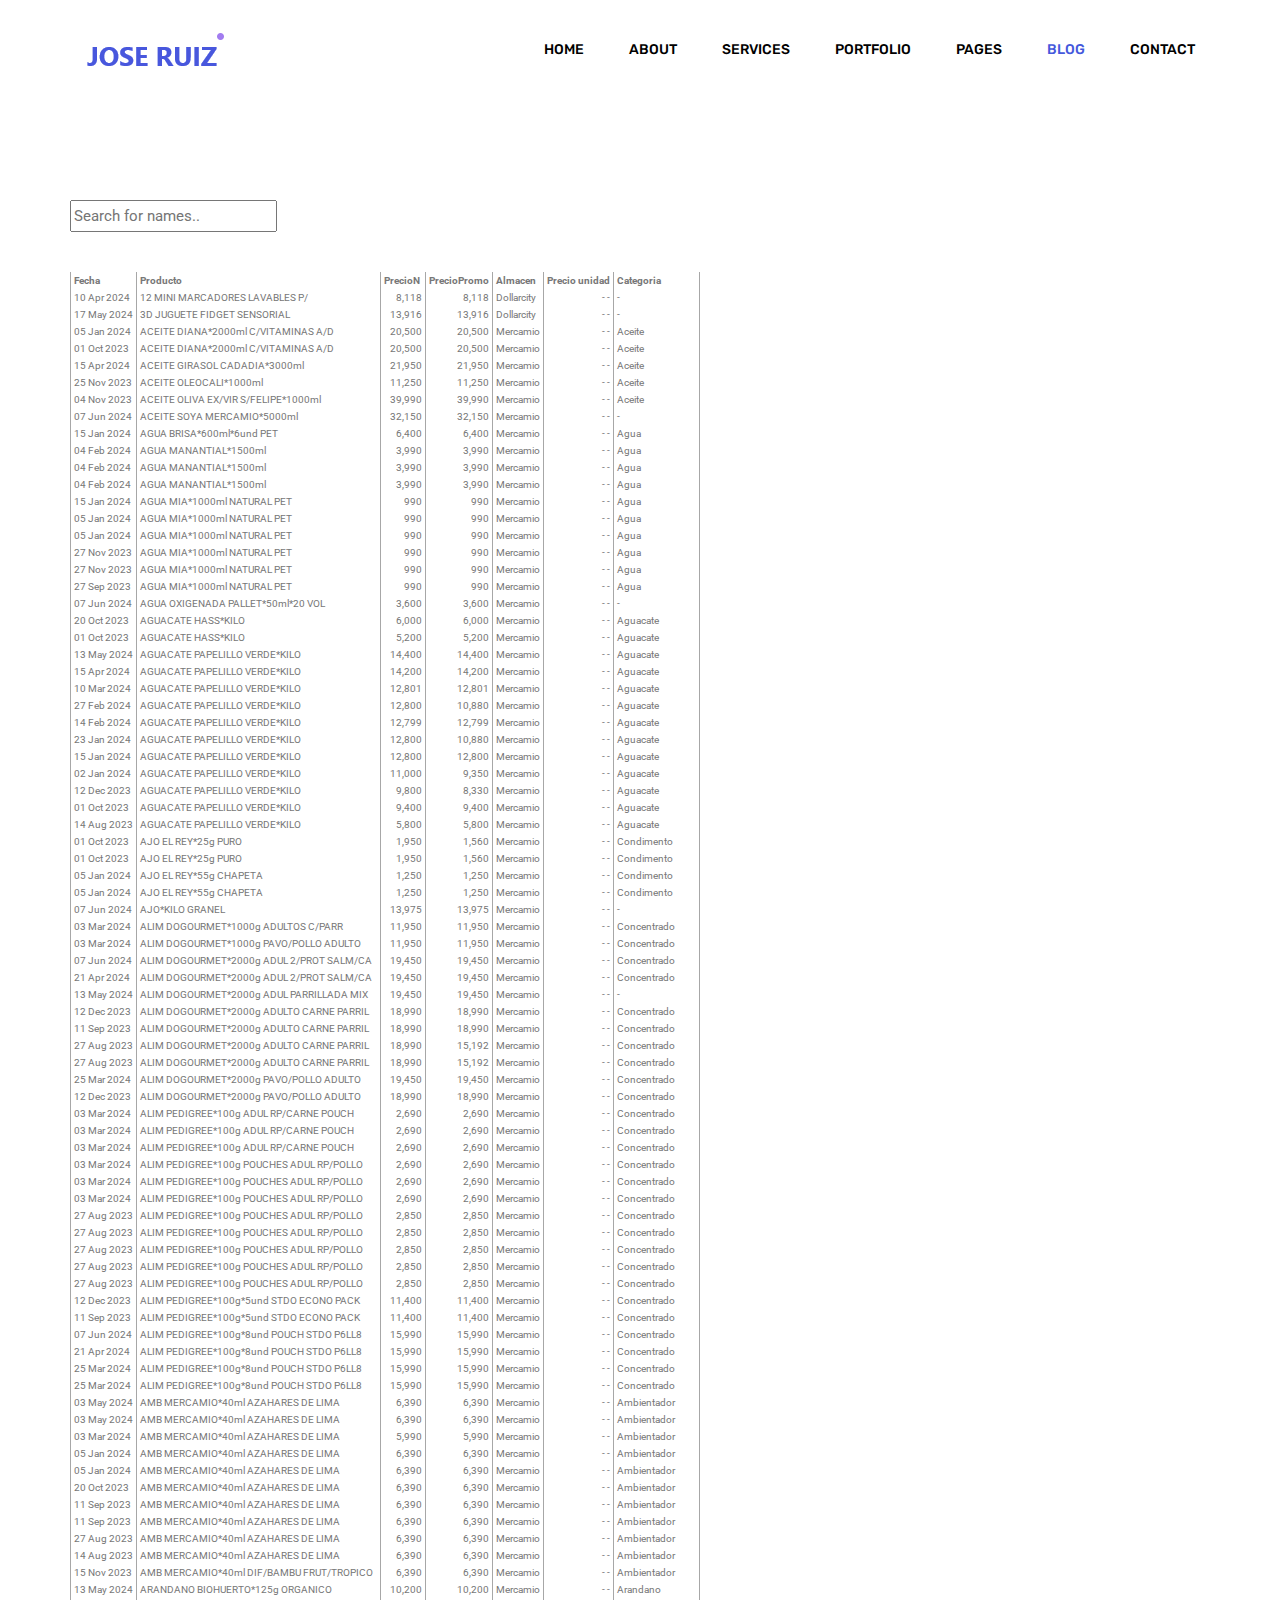
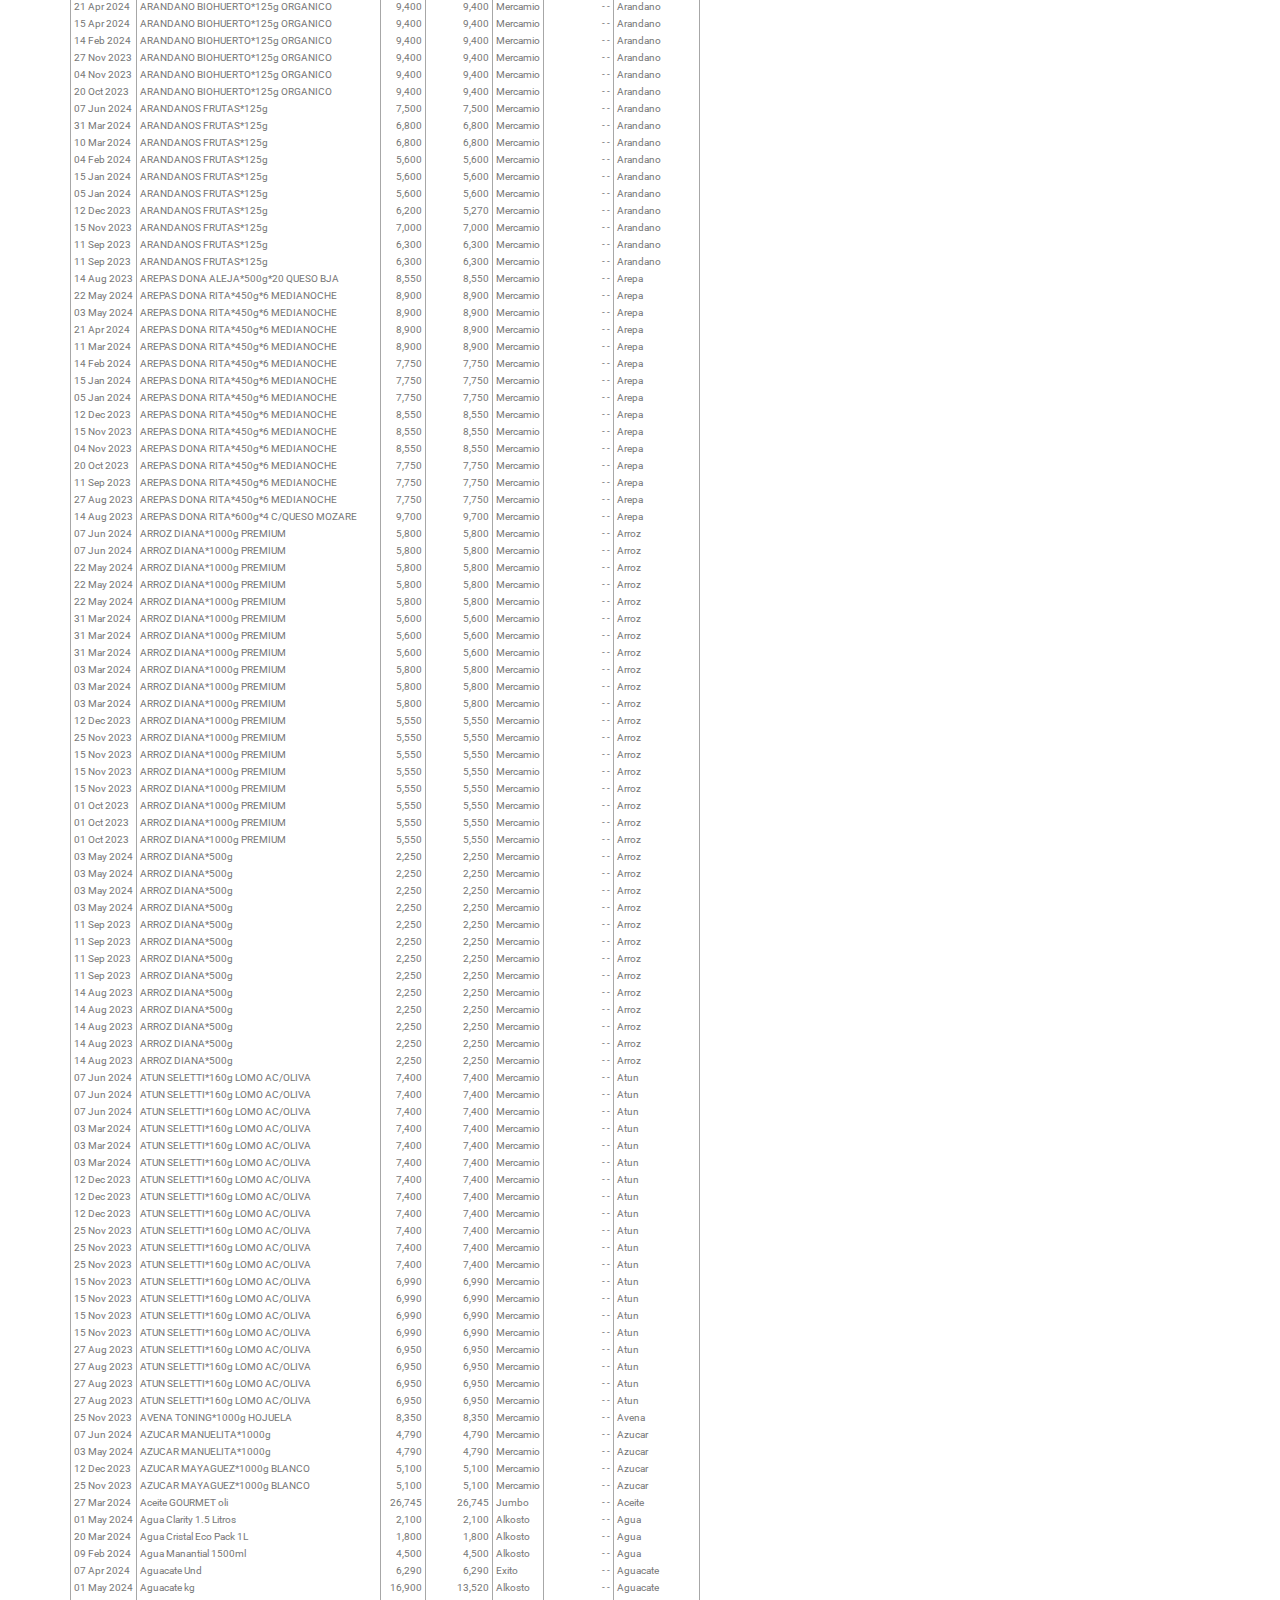
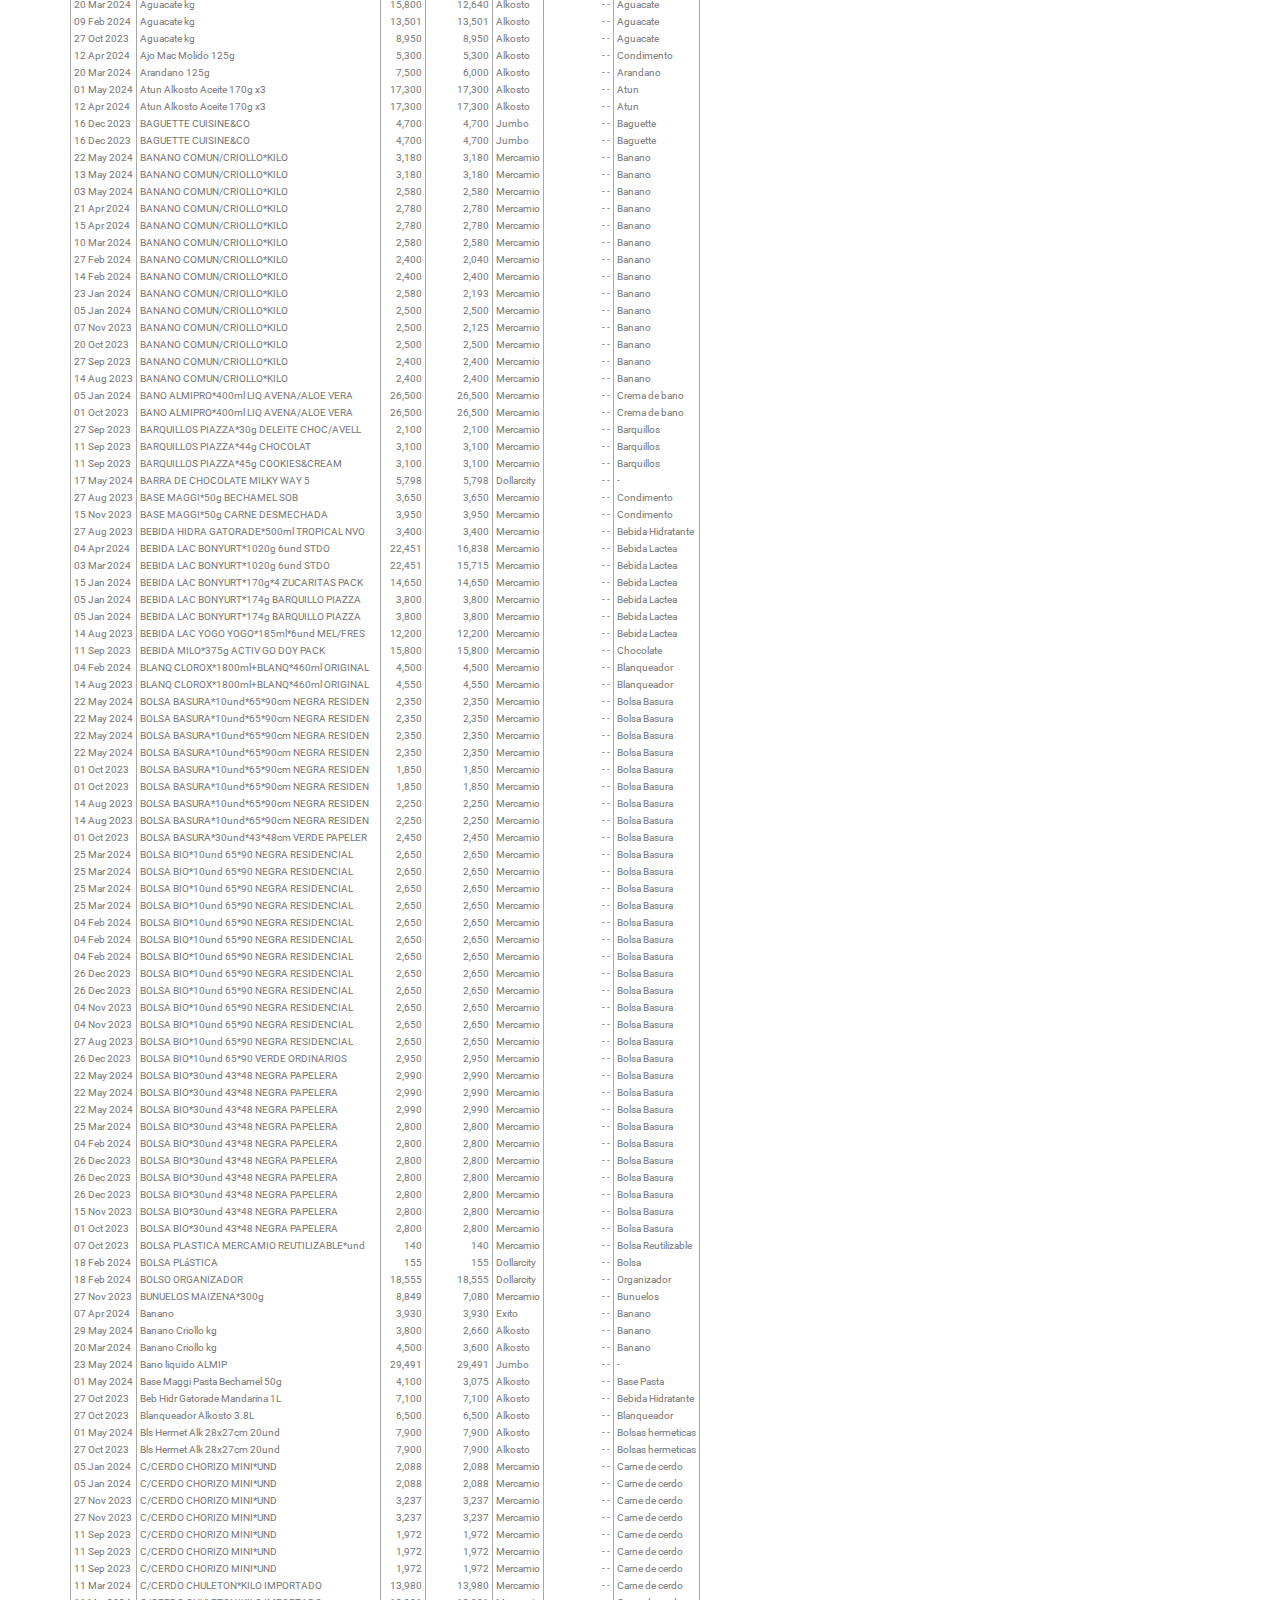
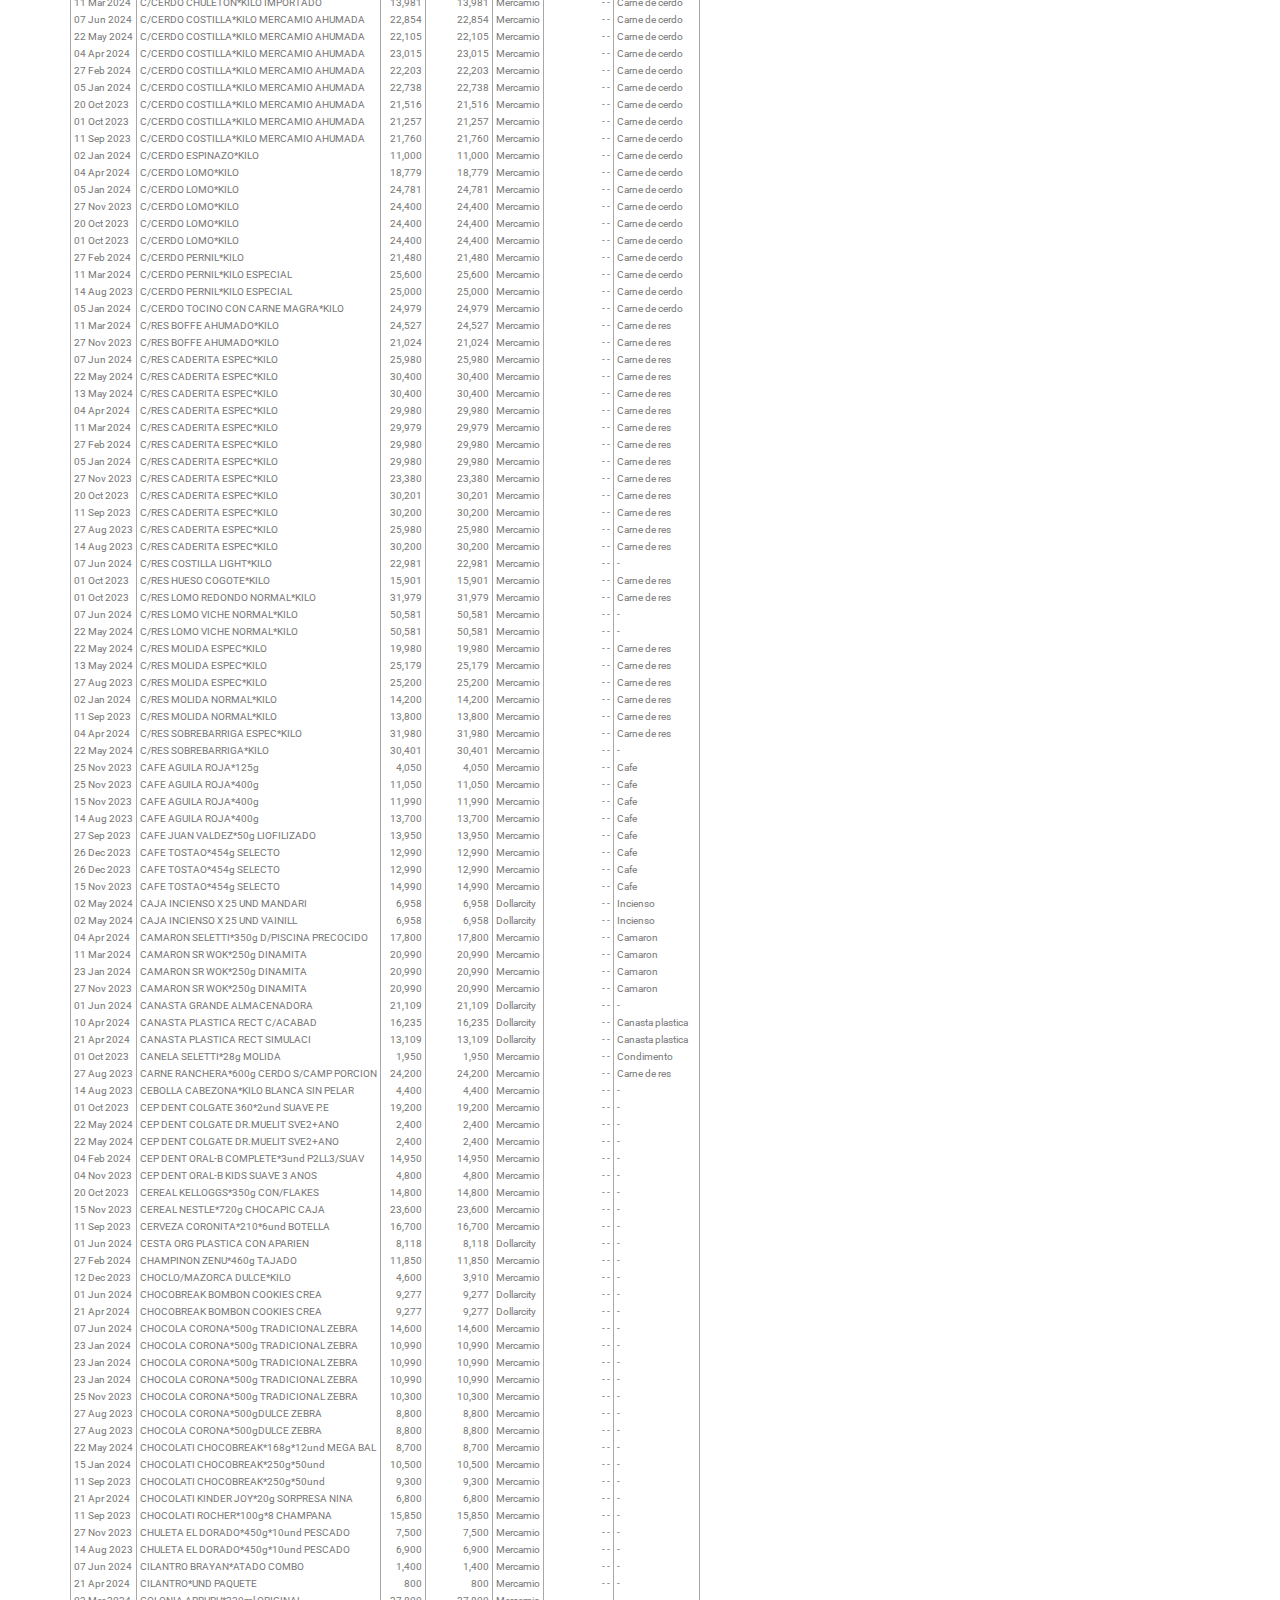
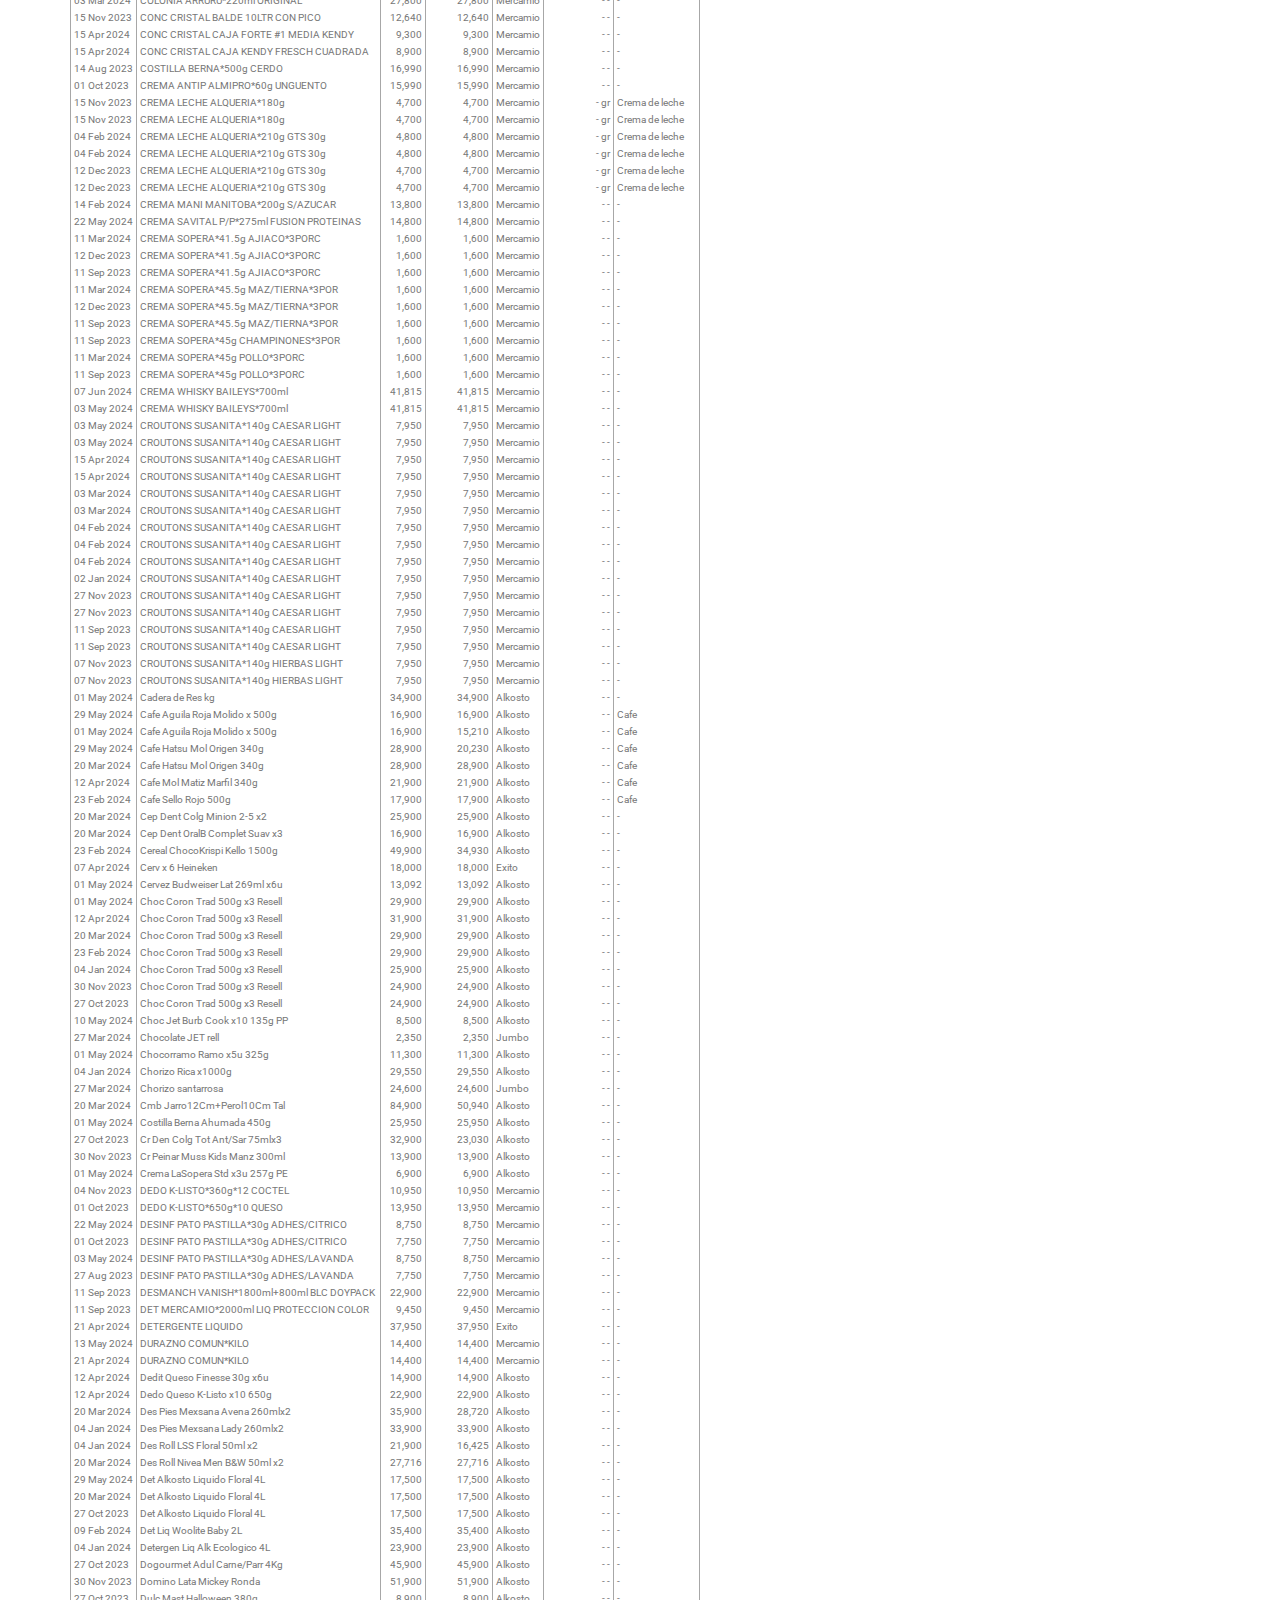
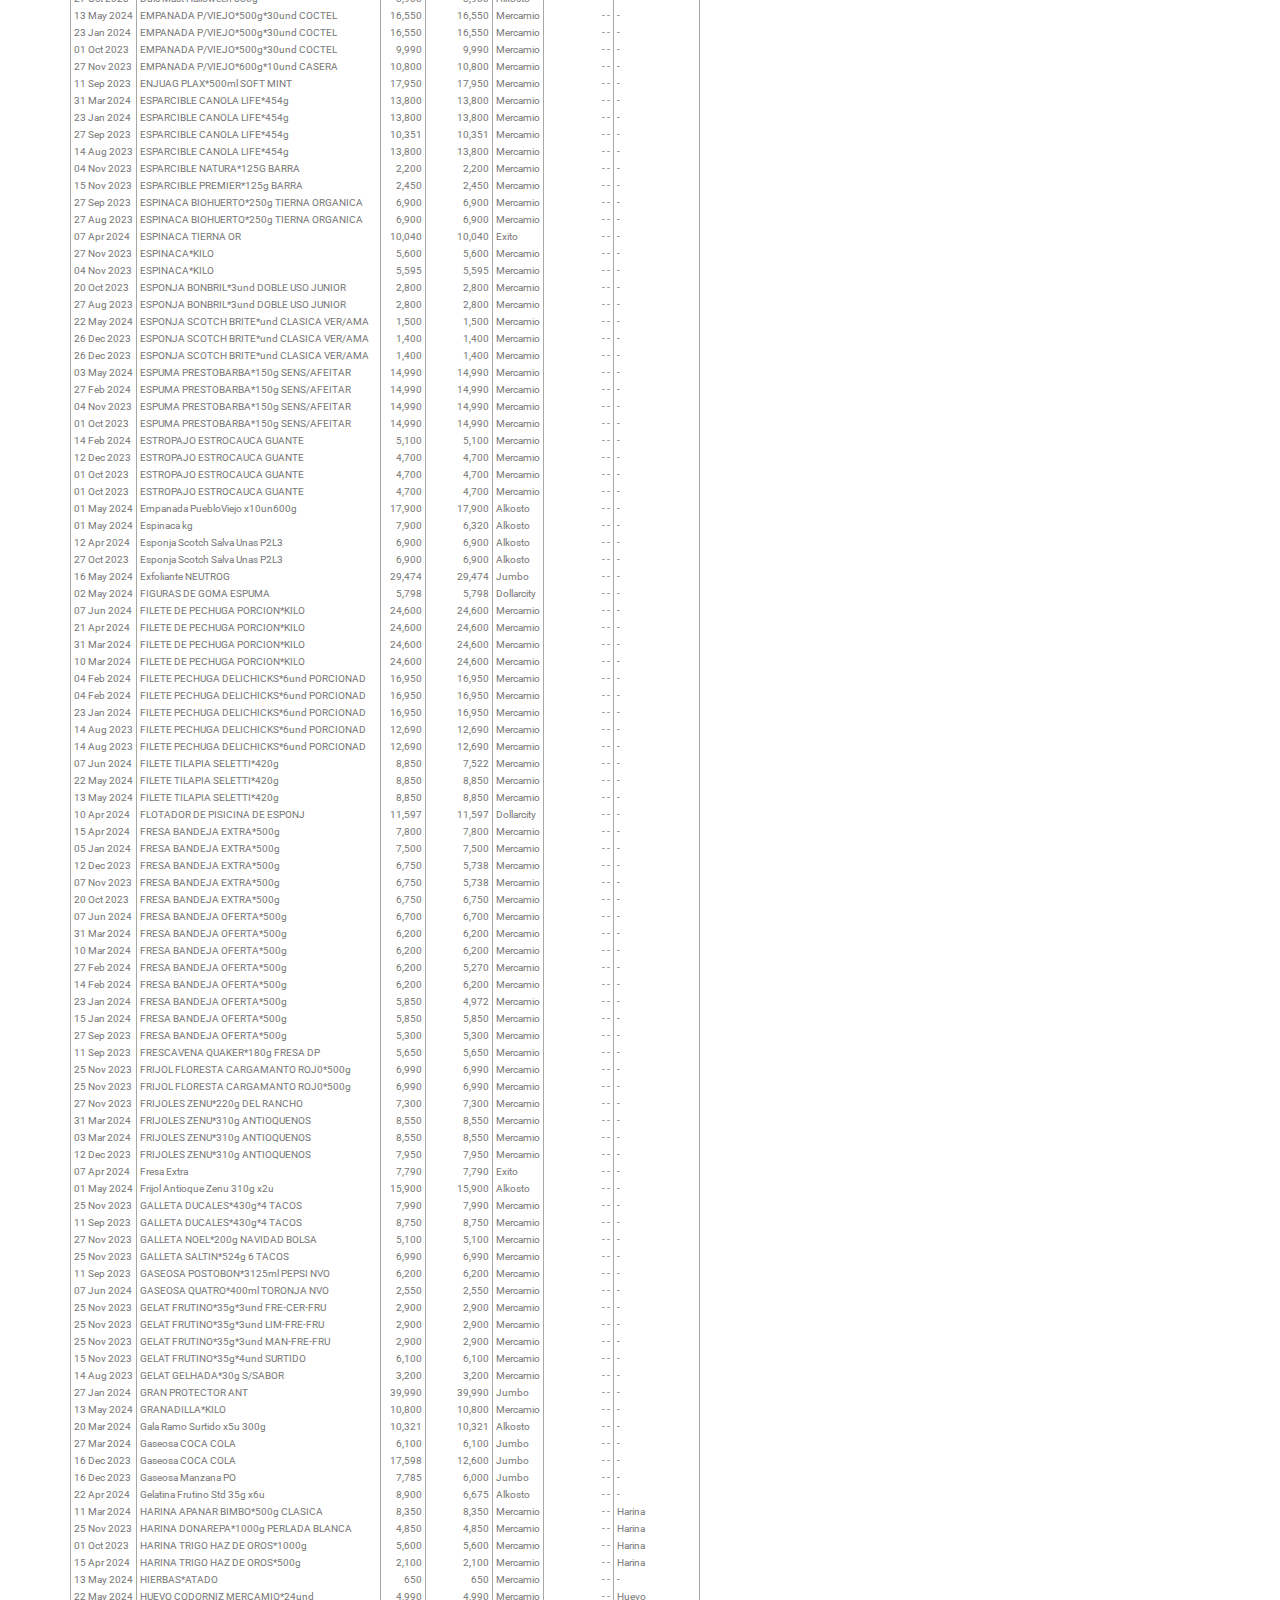
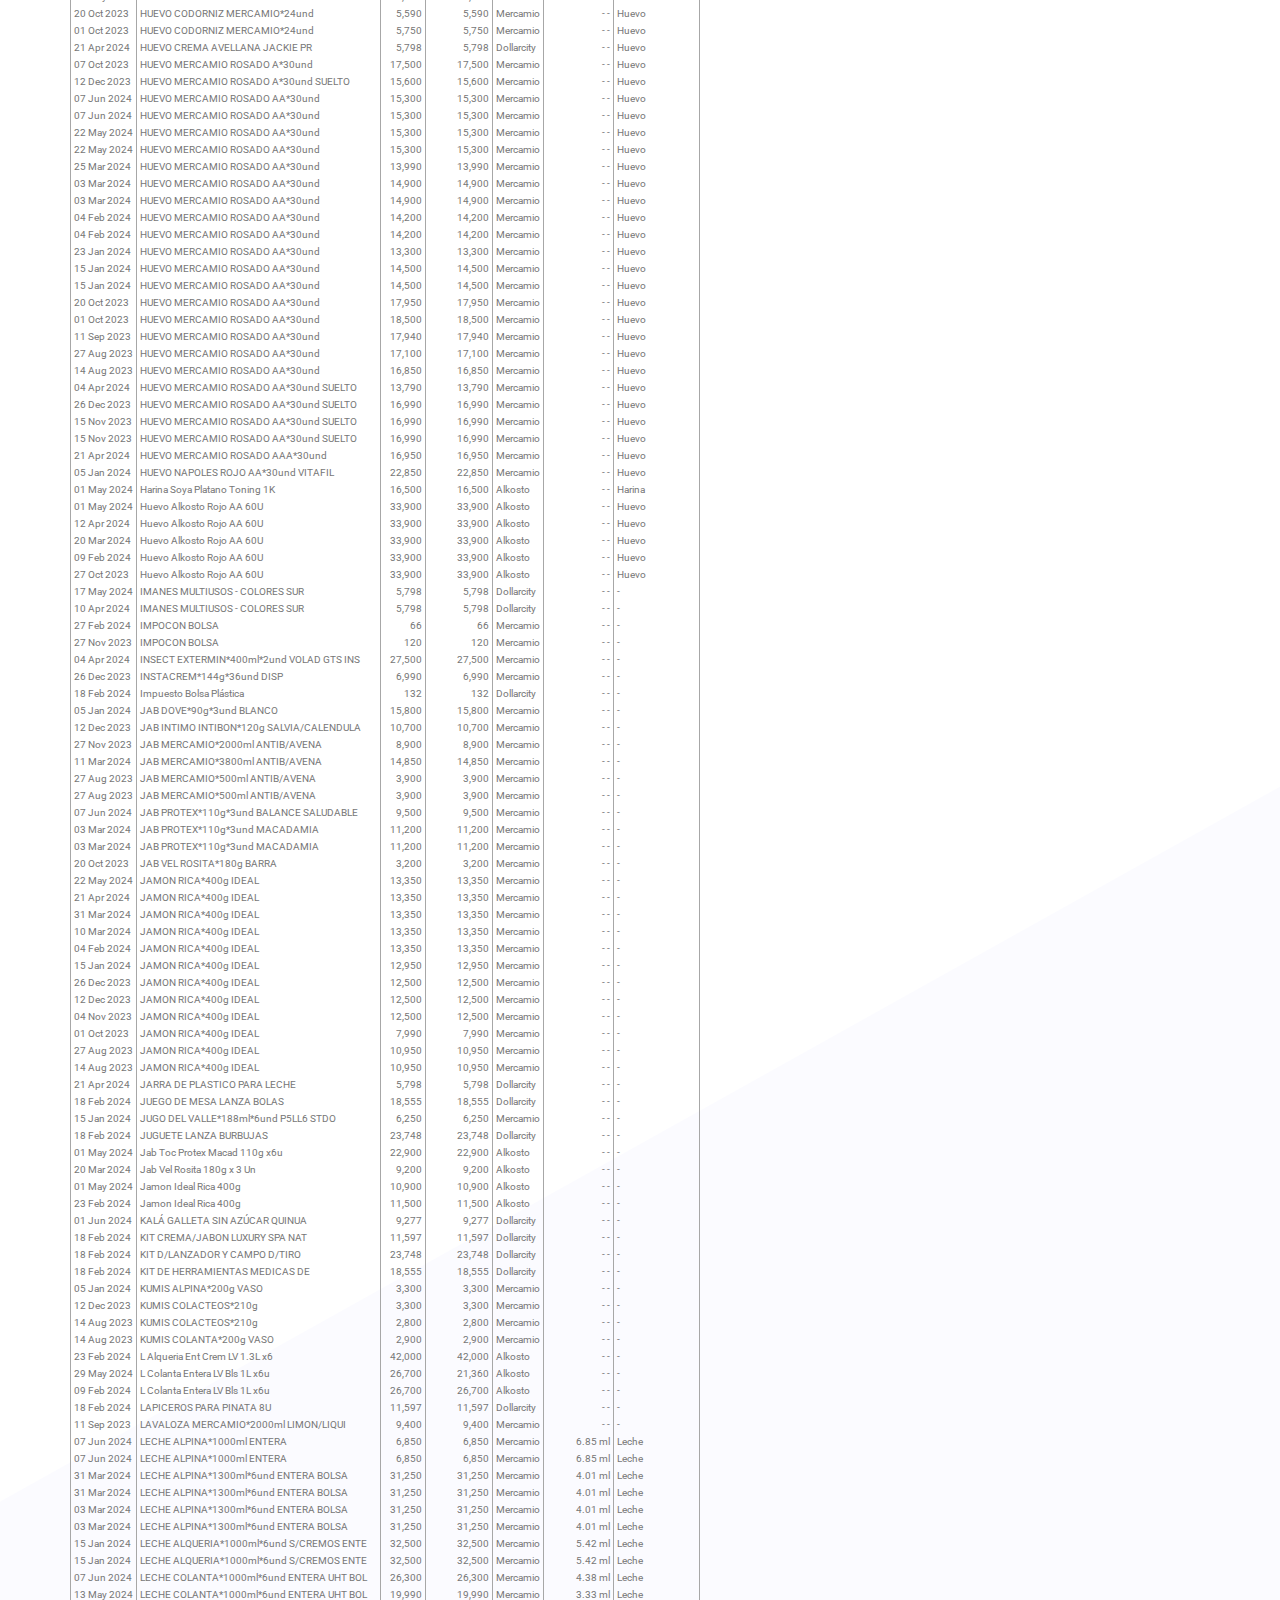
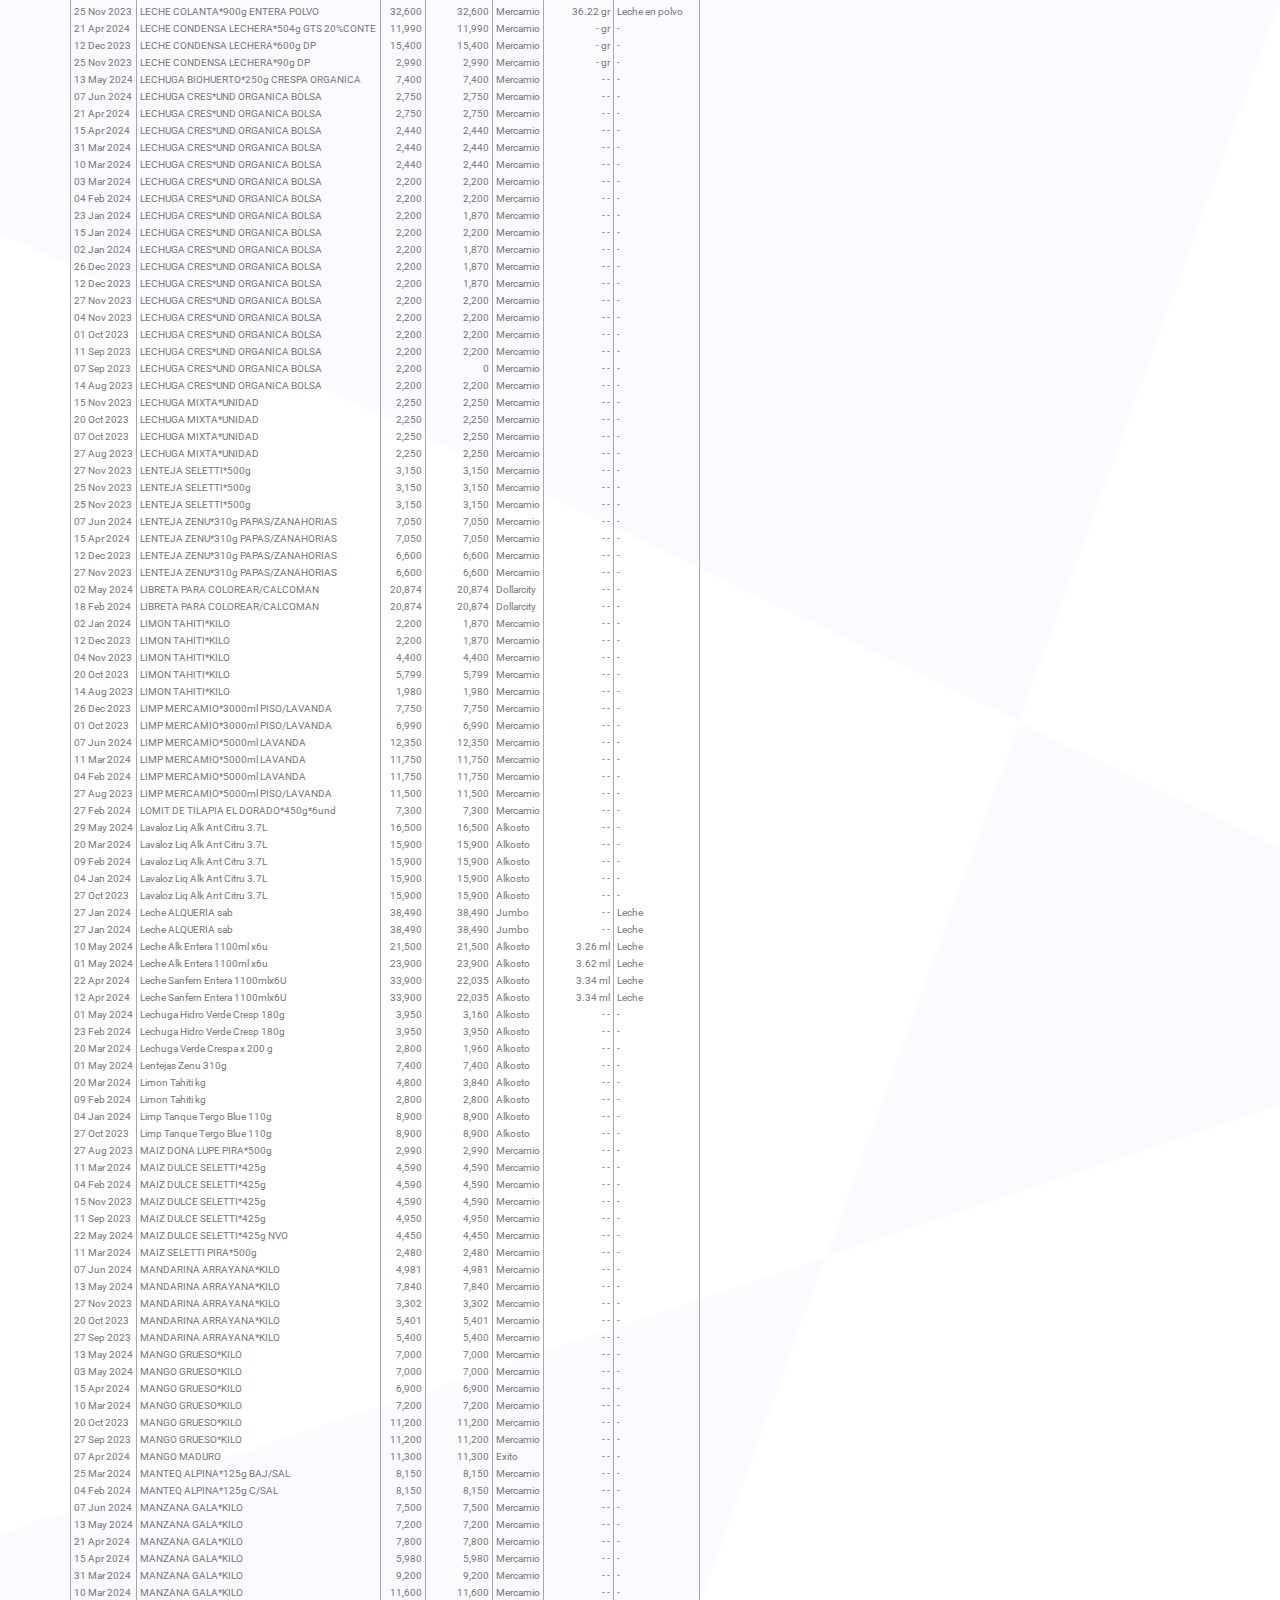
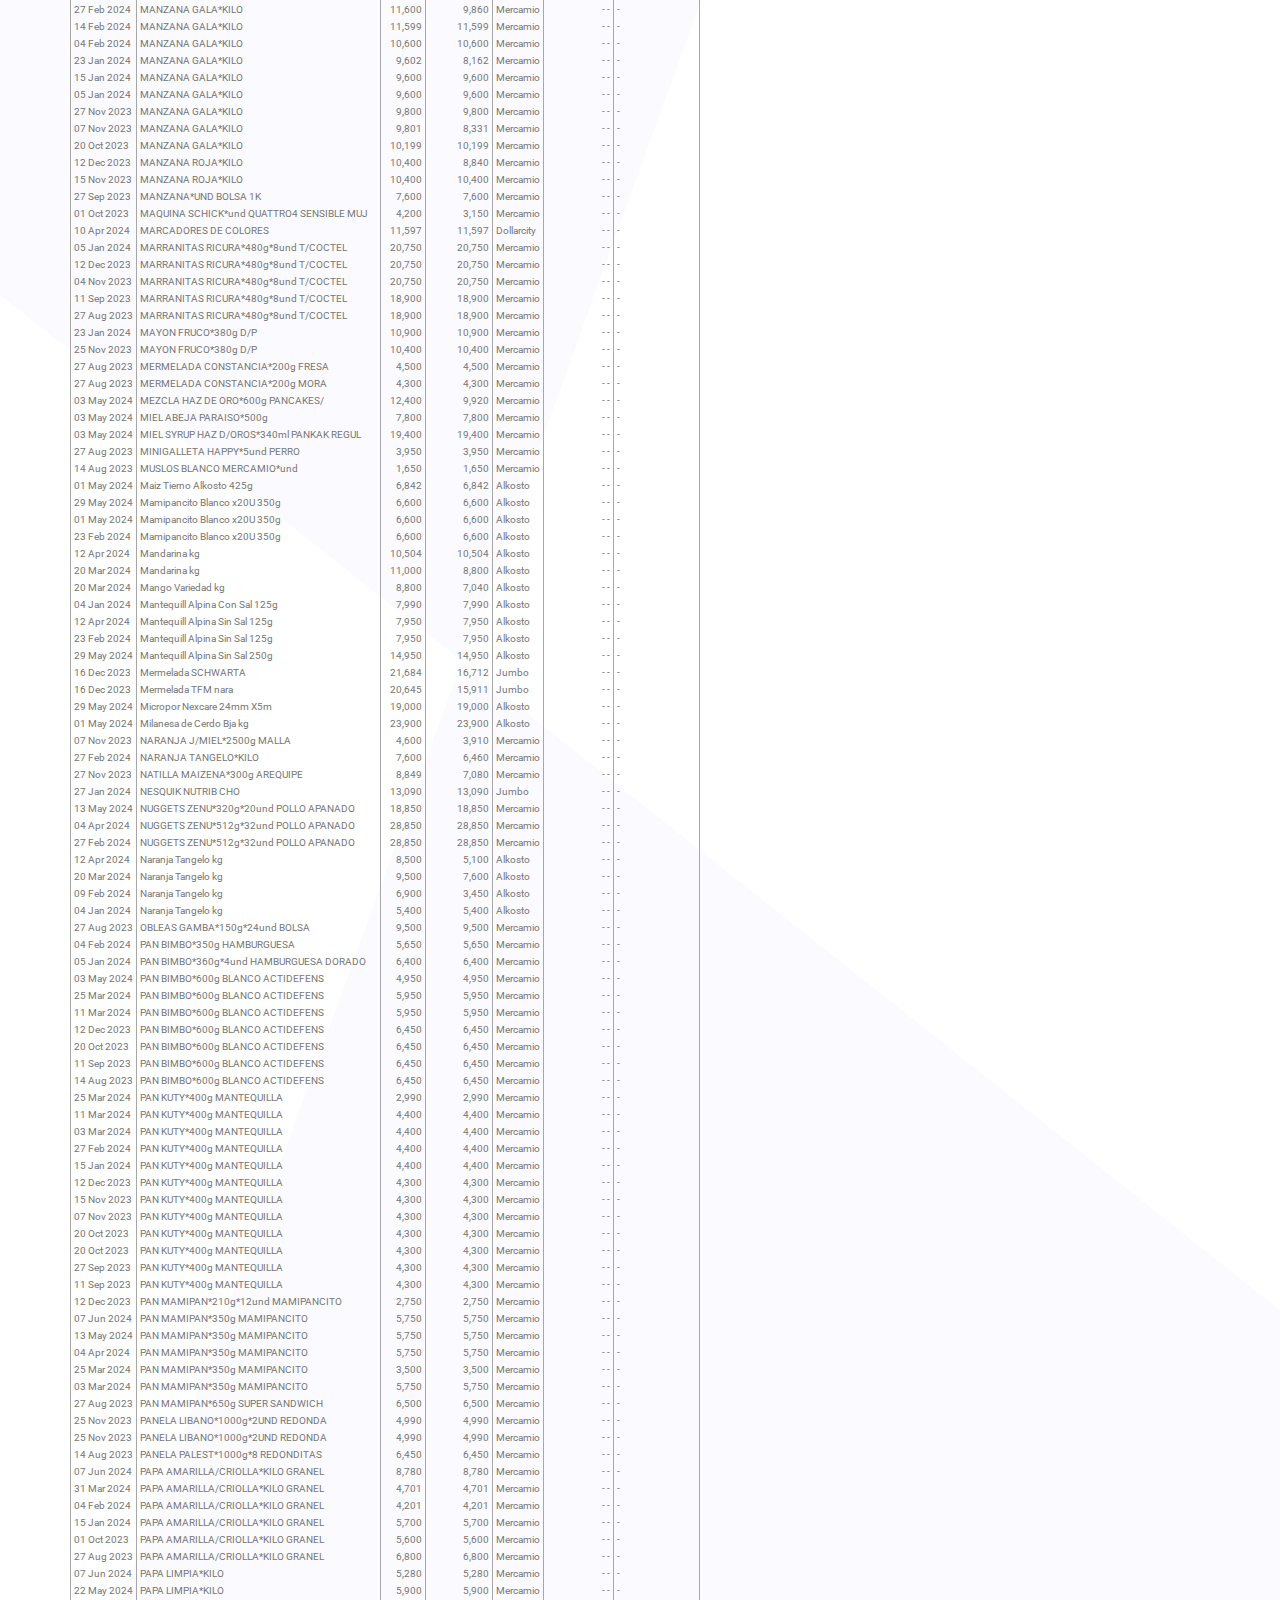
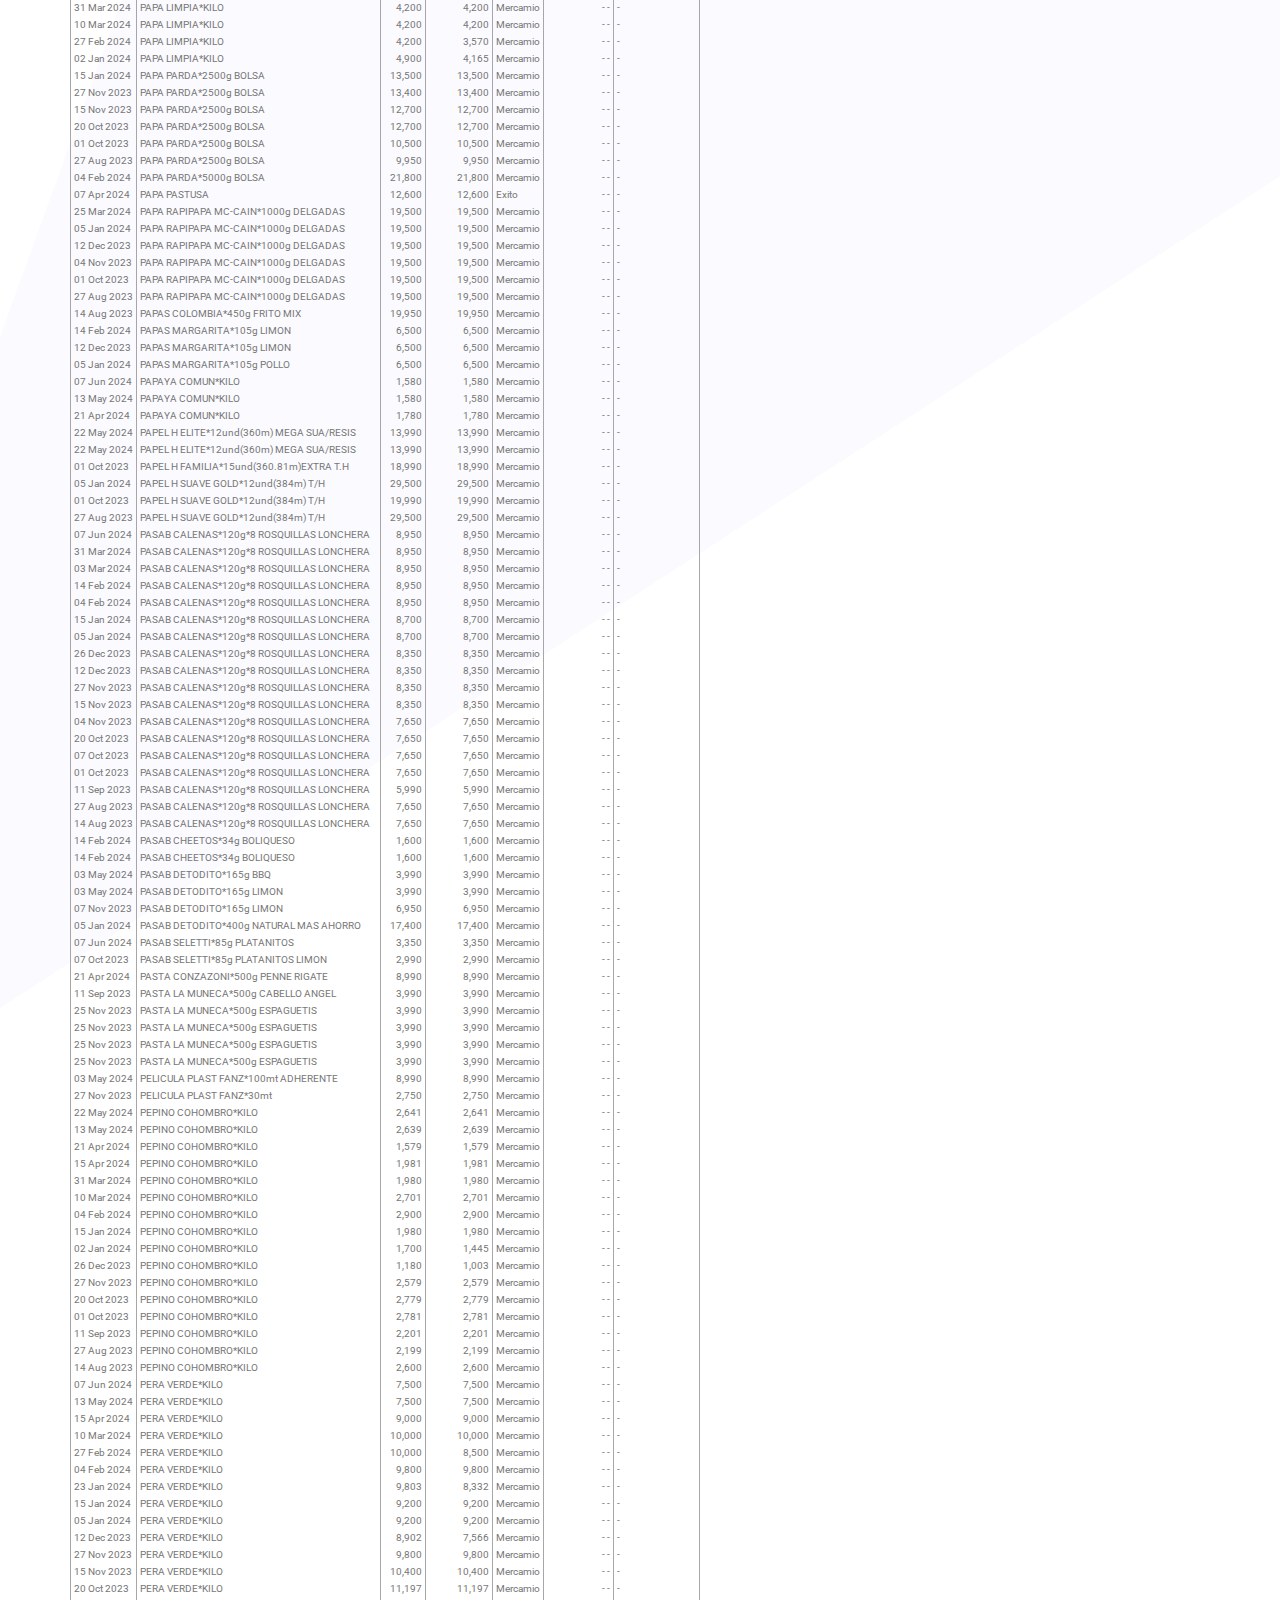
<file: mercados.html>
<!doctype html>
<html lang="en">

<head>
	<!-- Required meta tags -->
	<meta charset="utf-8">
	<meta name="viewport" content="width=device-width, initial-scale=1, shrink-to-fit=no">
	<link rel="icon" href="img/favicon.png" type="image/png">
	<title>Blog</title>
	<!-- Bootstrap CSS -->
	<link rel="stylesheet" href="css/bootstrap.css">
	<link rel="stylesheet" href="vendors/linericon/style.css">
	<link rel="stylesheet" href="css/font-awesome.min.css">
	<link rel="stylesheet" href="vendors/owl-carousel/owl.carousel.min.css">
	<link rel="stylesheet" href="css/magnific-popup.css">
	<link rel="stylesheet" href="vendors/nice-select/css/nice-select.css">
	<!-- main css -->
	<link rel="stylesheet" href="css/style.css">

    <style>
        .precio_mercado {
            text-align: right;
        }
    </style>


    <!-- para tabla de mercado css -->
    <script src="js/codes/load_table_mercado.js" defer></script>

    <script src="https://code.jquery.com/jquery-3.7.0.js"></script>
    <script src="https://cdn.datatables.net/1.13.7/js/jquery.dataTables.min.js"></script>

    <script>
        console.log("cargando tabla...");
        window.onload = function() {
            imprimirMercado();
        };
    </script>
</head>

<body class="blog_version">

	<!--================ Start Header Area =================-->
	<header class="header_area">
		<div class="main_menu">
			<nav class="navbar navbar-expand-lg navbar-light">
				<div class="container">
					<!-- Brand and toggle get grouped for better mobile display -->
					<a class="navbar-brand logo_h" href="index.html"><img src="img/logo.png" alt=""></a>
					<button class="navbar-toggler" type="button" data-toggle="collapse" data-target="#navbarSupportedContent"
					 aria-controls="navbarSupportedContent" aria-expanded="false" aria-label="Toggle navigation">
						<span class="icon-bar"></span>
						<span class="icon-bar"></span>
						<span class="icon-bar"></span>
					</button>
					<!-- Collect the nav links, forms, and other content for toggling -->
					<div class="collapse navbar-collapse offset" id="navbarSupportedContent">
						<ul class="nav navbar-nav menu_nav justify-content-end">
							<li class="nav-item"><a class="nav-link" href="index.html">Home</a></li>
							<li class="nav-item"><a class="nav-link" href="about.html">About</a></li>
							<li class="nav-item"><a class="nav-link" href="services.html">Services</a></li>
							<li class="nav-item"><a class="nav-link" href="portfolio.html">Portfolio</a></li>
							<li class="nav-item submenu dropdown">
								<a href="#" class="nav-link dropdown-toggle" data-toggle="dropdown" role="button" aria-haspopup="true"
								 aria-expanded="false">Pages</a>
								<ul class="dropdown-menu">
                                    <li class="nav-item"><a class="nav-link" href="elements.html">Elements</a></li>
                                    <li class="nav-item"><a class="nav-link" href="portfolio-details.html">Portfolio Details</a></li>
								</ul>
							</li>
							<li class="nav-item submenu dropdown active">
								<a href="#" class="nav-link dropdown-toggle" data-toggle="dropdown" role="button" aria-haspopup="true"
								 aria-expanded="false">Blog</a>
								<ul class="dropdown-menu">
									<li class="nav-item"><a class="nav-link" href="blog.html">Blog</a></li>
									<li class="nav-item"><a class="nav-link" href="single-blog.html">Blog Details</a></li>
								</ul>
							</li>
							<li class="nav-item"><a class="nav-link" href="contact.html">Contact</a></li>
						</ul>
					</div>
				</div>
			</nav>
		</div>
	</header>
	<!--================ End Header Area =================-->

    <!--================Blog Categorie Area =================-->
    <section class="section_gap_top">
    </section>
    <!--================Blog Categorie Area =================-->
    
    <!--================Blog Area =================-->
    <section class="blog_area">
        <div class="container">
            <div class="row">
                <div class="col-lg-12">
                    <div class="blog_left_sidebar">
                        <article class="row blog_item">
                            <input type="text" id="myInput" onkeyup="search_product()" placeholder="Search for names.." title="Type in a name">
                        </article>
                        <article class="row blog_item">
                            <table class="mercado_table" id="miTabla">
                                <!-- La tabla se llenará dinámicamente desde el archivo CSV -->
                            </table>
                        </article>
                    </div>
                </div>
            </div>
        </div>
    </section>
    <!--================Blog Area =================-->
    
    <!--================Footer Area =================-->
	<footer class="footer_area">
        <div class="container">
            <div class="row justify-content-center">
                <div class="col-lg-12">
                    <div class="footer_top flex-column">
                        <div class="footer_logo">
                            <a href="#">
                                <img src="img/logo.png" alt="">
                            </a>
                            <h4>Follow Me</h4>
                        </div>
                        <div class="footer_social">
                            <a href="#"><i class="fa fa-facebook"></i></a>
                            <a href="#"><i class="fa fa-twitter"></i></a>
                            <a href="#"><i class="fa fa-dribbble"></i></a>
                            <a href="#"><i class="fa fa-behance"></i></a>
                        </div>
                    </div>
                </div>
            </div>
            <div class="row footer_bottom justify-content-center">
                <p class="col-lg-8 col-sm-12 footer-text">
                    <!-- Link back to Colorlib can't be removed. Template is licensed under CC BY 3.0. -->
Copyright &copy;<script>document.write(new Date().getFullYear());</script> All rights reserved | This template is made with <i class="fa fa-heart-o" aria-hidden="true"></i> by <a href="https://colorlib.com" target="_blank">Colorlib</a>
<!-- Link back to Colorlib can't be removed. Template is licensed under CC BY 3.0. --></p>
            </div>
        </div>
    </footer>
    <!--================End Footer Area =================-->
   
    <!-- Optional JavaScript -->
    <!-- jQuery first, then Popper.js, then Bootstrap JS -->
    <script src="js/jquery-3.2.1.min.js"></script>
    <script src="js/popper.js"></script>
    <script src="js/bootstrap.min.js"></script>
    <script src="js/stellar.js"></script>
    <script src="vendors/lightbox/simpleLightbox.min.js"></script>
    <script src="vendors/nice-select/js/jquery.nice-select.min.js"></script>
    <script src="vendors/isotope/imagesloaded.pkgd.min.js"></script>
    <script src="vendors/isotope/isotope-min.js"></script>
    <script src="vendors/owl-carousel/owl.carousel.min.js"></script>
    <script src="js/jquery.ajaxchimp.min.js"></script>
    <script src="js/mail-script.js"></script>
    <script src="js/theme.js"></script>
</body>
</html>
</file>
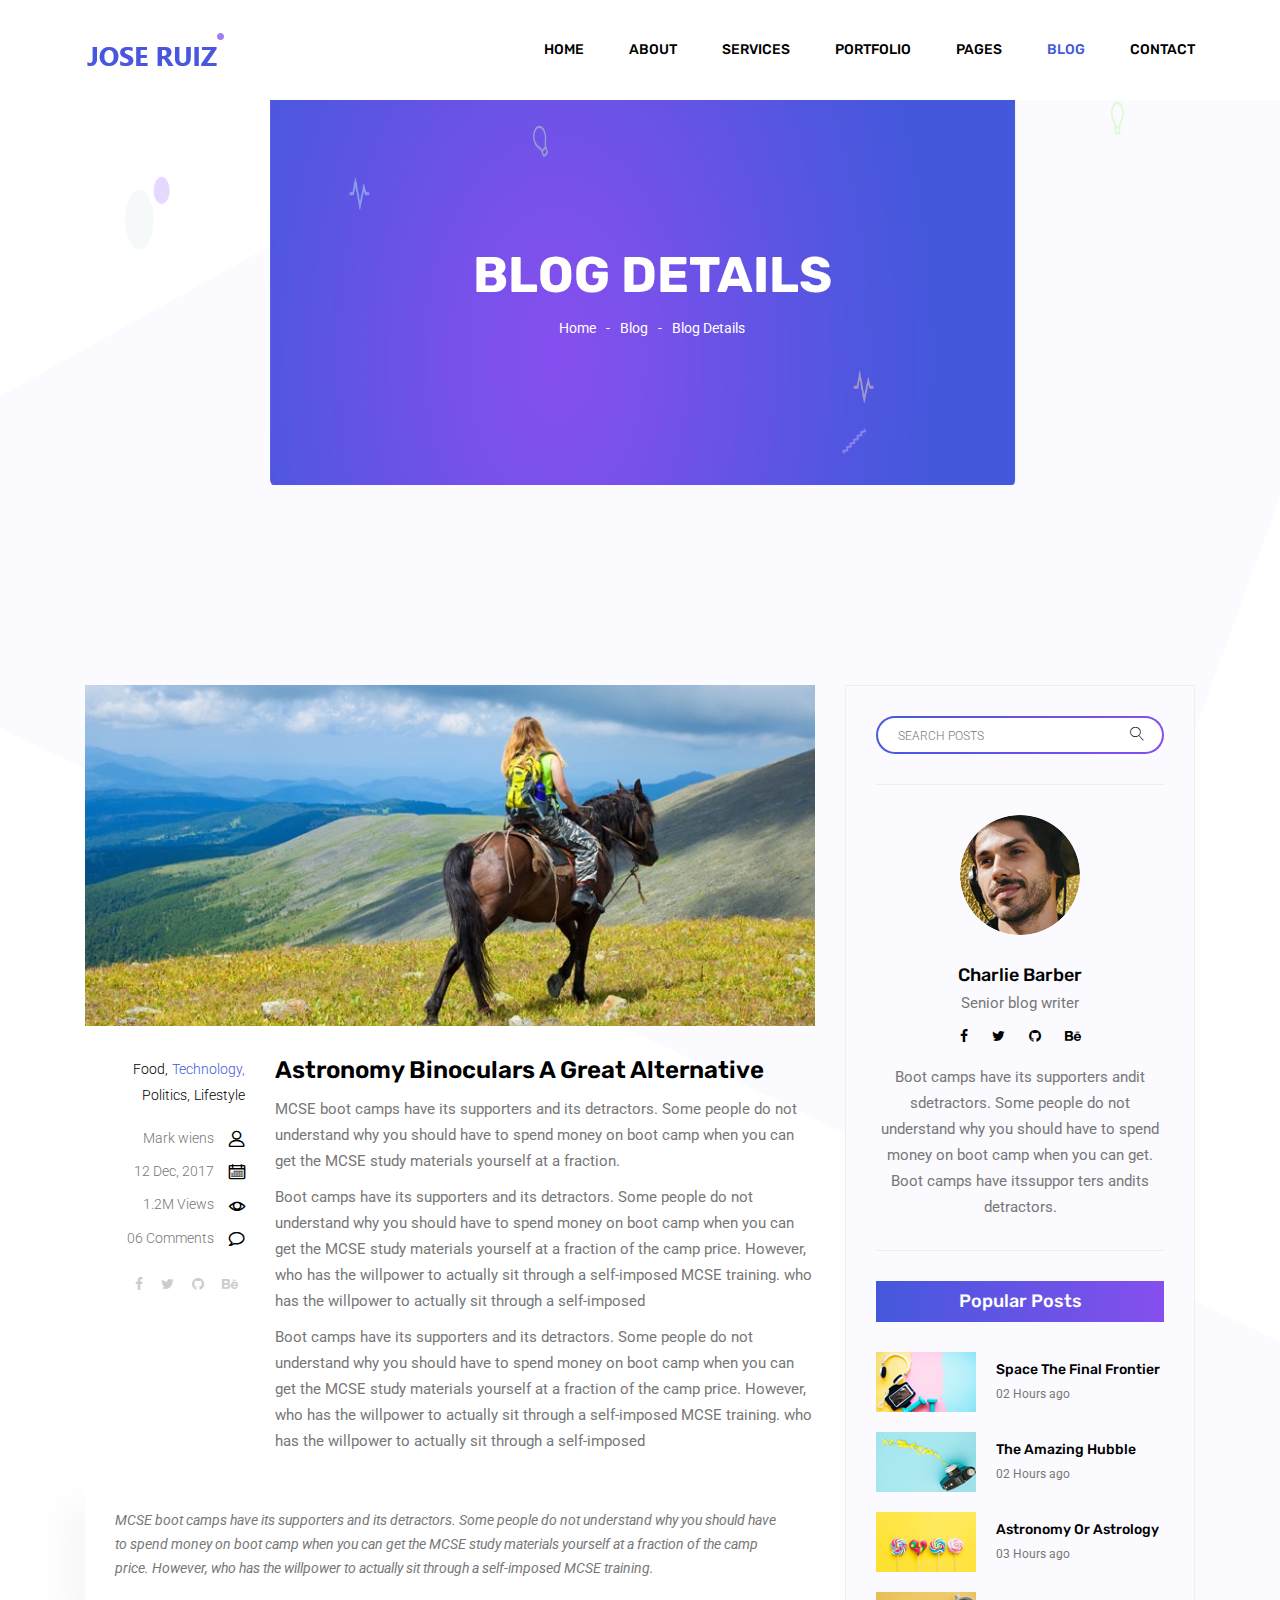
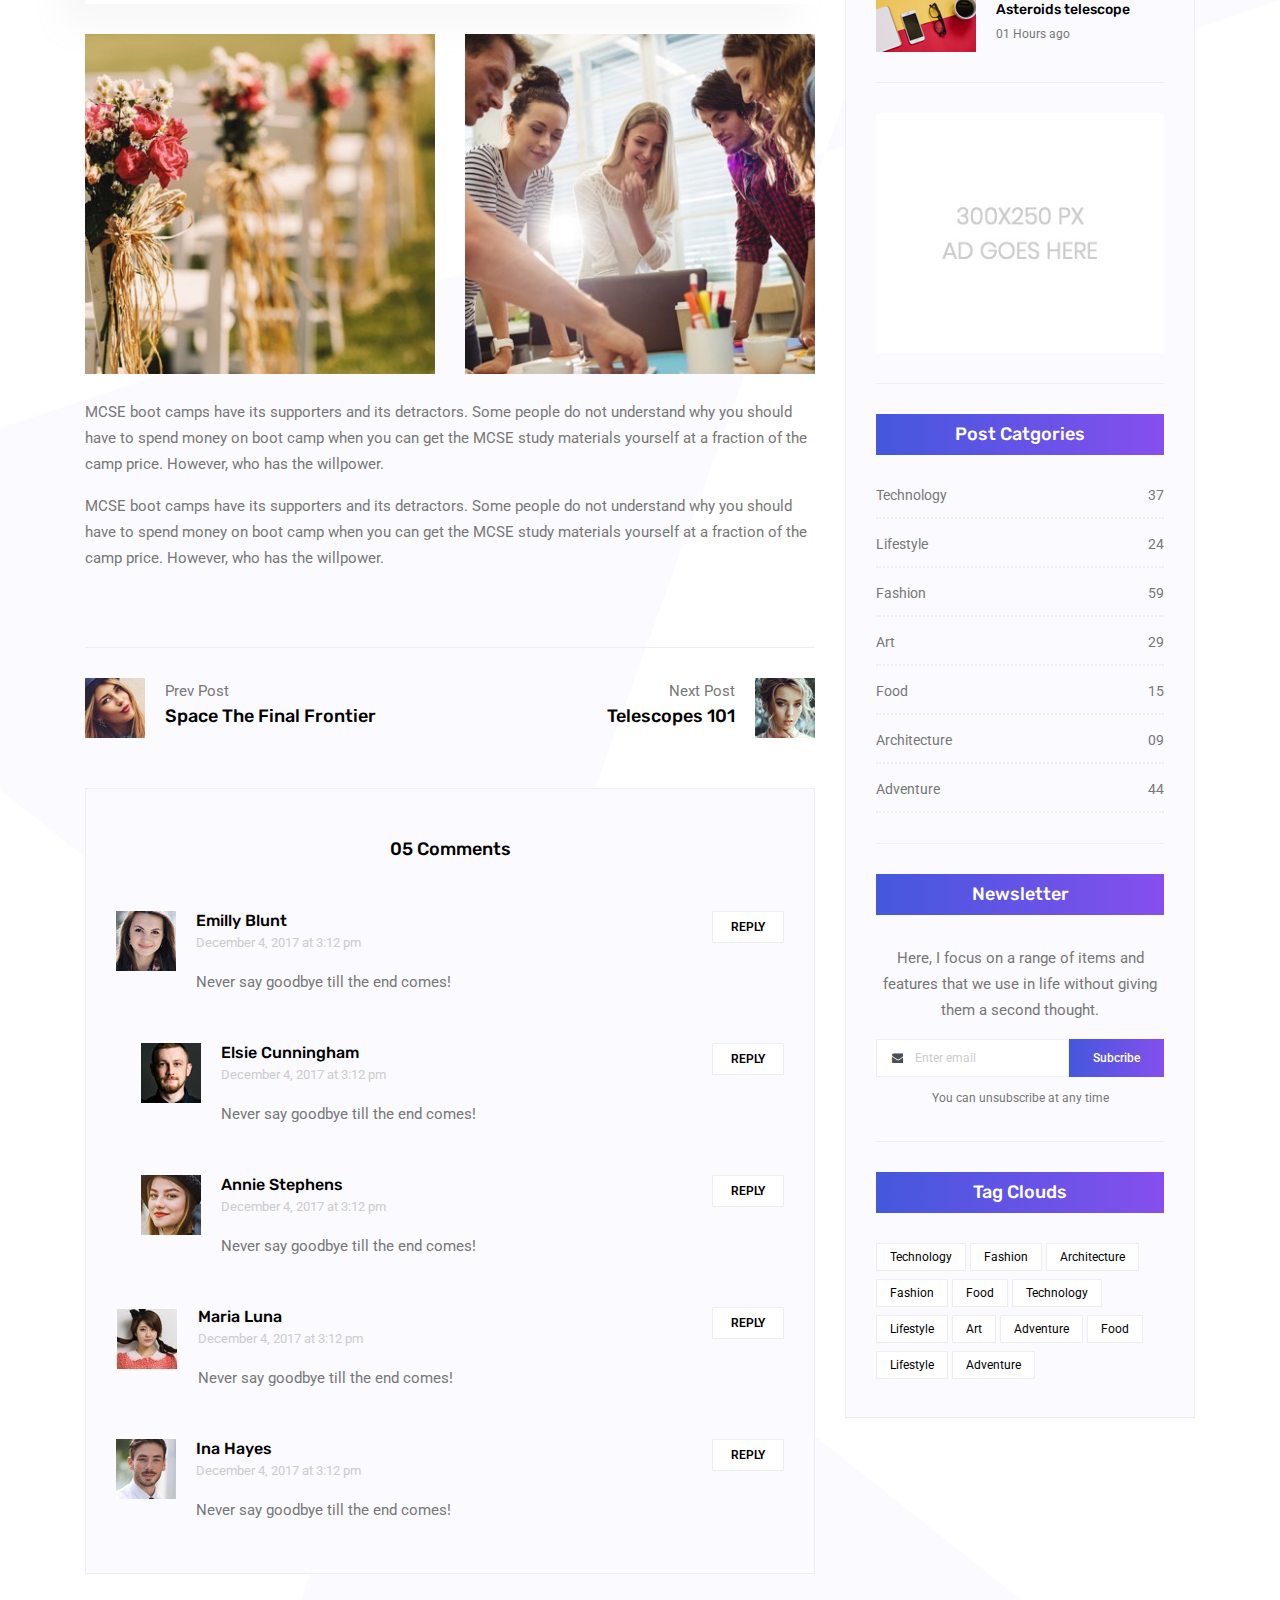
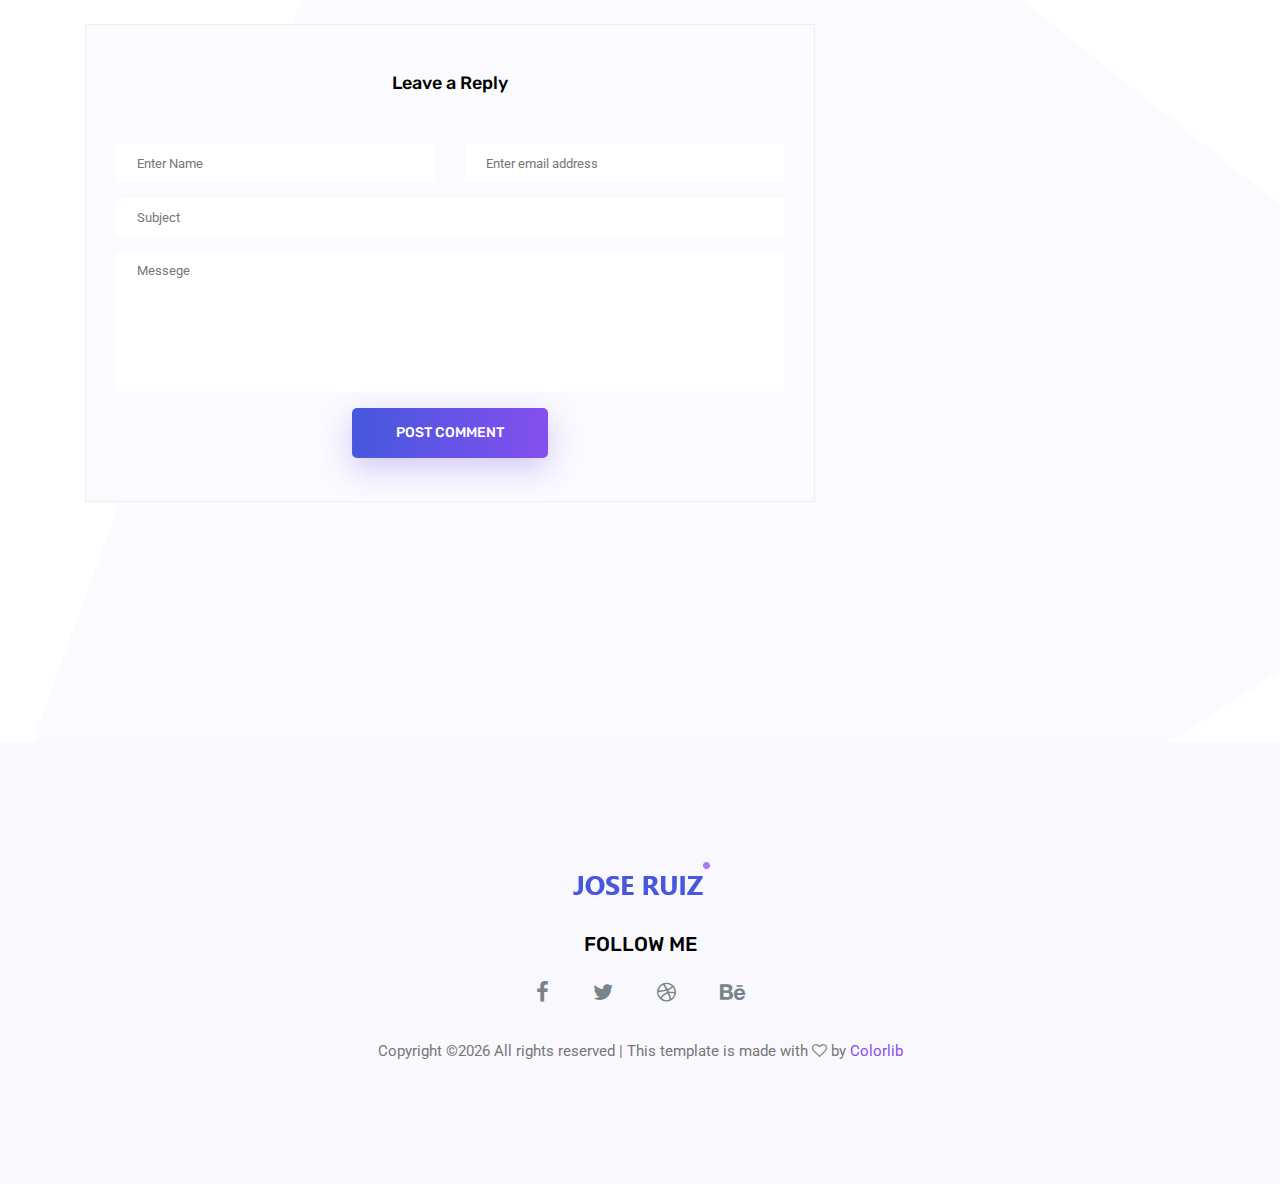
<file: single-blog.html>
<!doctype html>
<html lang="en">

<head>
	<!-- Required meta tags -->
	<meta charset="utf-8">
	<meta name="viewport" content="width=device-width, initial-scale=1, shrink-to-fit=no">
	<link rel="icon" href="img/favicon.png" type="image/png">
	<title>Blog Details</title>
	<!-- Bootstrap CSS -->
	<link rel="stylesheet" href="css/bootstrap.css">
	<link rel="stylesheet" href="vendors/linericon/style.css">
	<link rel="stylesheet" href="css/font-awesome.min.css">
	<link rel="stylesheet" href="vendors/owl-carousel/owl.carousel.min.css">
	<link rel="stylesheet" href="css/magnific-popup.css">
	<link rel="stylesheet" href="vendors/nice-select/css/nice-select.css">
	<!-- main css -->
	<link rel="stylesheet" href="css/style.css">
</head>

<body class="blog_version">

	<!--================ Start Header Area =================-->
	<header class="header_area">
		<div class="main_menu">
			<nav class="navbar navbar-expand-lg navbar-light">
				<div class="container">
					<!-- Brand and toggle get grouped for better mobile display -->
					<a class="navbar-brand logo_h" href="index.html"><img src="img/logo.png" alt=""></a>
					<button class="navbar-toggler" type="button" data-toggle="collapse" data-target="#navbarSupportedContent"
					 aria-controls="navbarSupportedContent" aria-expanded="false" aria-label="Toggle navigation">
						<span class="icon-bar"></span>
						<span class="icon-bar"></span>
						<span class="icon-bar"></span>
					</button>
					<!-- Collect the nav links, forms, and other content for toggling -->
					<div class="collapse navbar-collapse offset" id="navbarSupportedContent">
						<ul class="nav navbar-nav menu_nav justify-content-end">
							<li class="nav-item"><a class="nav-link" href="index.html">Home</a></li>
							<li class="nav-item"><a class="nav-link" href="about.html">About</a></li>
							<li class="nav-item"><a class="nav-link" href="services.html">Services</a></li>
							<li class="nav-item"><a class="nav-link" href="portfolio.html">Portfolio</a></li>
							<li class="nav-item submenu dropdown">
								<a href="#" class="nav-link dropdown-toggle" data-toggle="dropdown" role="button" aria-haspopup="true"
								 aria-expanded="false">Pages</a>
								<ul class="dropdown-menu">
                                    <li class="nav-item"><a class="nav-link" href="elements.html">Elements</a></li>
                                    <li class="nav-item"><a class="nav-link" href="portfolio-details.html">Portfolio Details</a></li>
								</ul>
							</li>
							<li class="nav-item submenu dropdown active">
								<a href="#" class="nav-link dropdown-toggle" data-toggle="dropdown" role="button" aria-haspopup="true"
								 aria-expanded="false">Blog</a>
								<ul class="dropdown-menu">
									<li class="nav-item"><a class="nav-link" href="blog.html">Blog</a></li>
									<li class="nav-item"><a class="nav-link" href="single-blog.html">Blog Details</a></li>
								</ul>
							</li>
							<li class="nav-item"><a class="nav-link" href="contact.html">Contact</a></li>
						</ul>
					</div>
				</div>
			</nav>
		</div>
	</header>
	<!--================ End Header Area =================-->

    <!--================ Start Banner Area =================-->
    <section class="banner_area">
        <div class="banner_inner d-flex align-items-center">
            <div class="container">
                <div class="banner_content text-center">
                    <h2>Blog Details</h2>
                    <div class="page_link">
                        <a href="index.html">Home</a>
                        <a href="blog.html">Blog</a>
                        <a href="single-blog.html">Blog Details</a>
                    </div>
                </div>
            </div>
        </div>
    </section>
    <!--================ End Banner Area =================-->
    
    <!--================Blog Area =================-->
    <section class="blog_area single-post-area section_gap">
        <div class="container">
            <div class="row">
                <div class="col-lg-8 posts-list">
                    <div class="single-post row">
                        <div class="col-lg-12">
                            <div class="feature-img">
                                <img class="img-fluid" src="img/blog/feature-img1.jpg" alt="">
                            </div>									
                        </div>
                        <div class="col-lg-3  col-md-3">
                            <div class="blog_info text-right">
                                <div class="post_tag">
                                    <a href="#">Food,</a>
                                    <a class="active" href="#">Technology,</a>
                                    <a href="#">Politics,</a>
                                    <a href="#">Lifestyle</a>
                                </div>
                                <ul class="blog_meta list">
                                    <li><a href="#">Mark wiens<i class="lnr lnr-user"></i></a></li>
                                    <li><a href="#">12 Dec, 2017<i class="lnr lnr-calendar-full"></i></a></li>
                                    <li><a href="#">1.2M Views<i class="lnr lnr-eye"></i></a></li>
                                    <li><a href="#">06 Comments<i class="lnr lnr-bubble"></i></a></li>
                                </ul>
                                <ul class="social-links">
                                    <li><a href="#"><i class="fa fa-facebook"></i></a></li>
                                    <li><a href="#"><i class="fa fa-twitter"></i></a></li>
                                    <li><a href="#"><i class="fa fa-github"></i></a></li>
                                    <li><a href="#"><i class="fa fa-behance"></i></a></li>
                                </ul>
                            </div>
                        </div>
                        <div class="col-lg-9 col-md-9 blog_details">
                            <h2>Astronomy Binoculars A Great Alternative</h2>
                            <p class="excert">
                                MCSE boot camps have its supporters and its detractors. Some people do not understand why you should have to spend money on boot camp when you can get the MCSE study materials yourself at a fraction.
                            </p>
                            <p>
                                Boot camps have its supporters and its detractors. Some people do not understand why you should have to spend money on boot camp when you can get the MCSE study materials yourself at a fraction of the camp price. However, who has the willpower to actually sit through a self-imposed MCSE training. who has the willpower to actually sit through a self-imposed
                            </p>
                            <p>
                                Boot camps have its supporters and its detractors. Some people do not understand why you should have to spend money on boot camp when you can get the MCSE study materials yourself at a fraction of the camp price. However, who has the willpower to actually sit through a self-imposed MCSE training. who has the willpower to actually sit through a self-imposed
                            </p>
                        </div>
                        <div class="col-lg-12">
                            <div class="quotes">
                                MCSE boot camps have its supporters and its detractors. Some people do not understand why you should have to spend money on boot camp when you can get the MCSE study materials yourself at a fraction of the camp price. However, who has the willpower to actually sit through a self-imposed MCSE training.										
                            </div>
                            <div class="row">
                                <div class="col-6">
                                    <img class="img-fluid" src="img/blog/post-img1.jpg" alt="">
                                </div>
                                <div class="col-6">
                                    <img class="img-fluid" src="img/blog/post-img2.jpg" alt="">
                                </div>	
                                <div class="col-lg-12 mt-25">
                                    <p>
                                        MCSE boot camps have its supporters and its detractors. Some people do not understand why you should have to spend money on boot camp when you can get the MCSE study materials yourself at a fraction of the camp price. However, who has the willpower.
                                    </p>
                                    <p>
                                        MCSE boot camps have its supporters and its detractors. Some people do not understand why you should have to spend money on boot camp when you can get the MCSE study materials yourself at a fraction of the camp price. However, who has the willpower.
                                    </p>											
                                </div>									
                            </div>
                        </div>
                    </div>
                    <div class="navigation-area">
                        <div class="row">
                            <div class="col-lg-6 col-md-6 col-12 nav-left flex-row d-flex justify-content-start align-items-center">
                                <div class="thumb">
                                    <a href="#"><img class="img-fluid" src="img/blog/prev.jpg" alt=""></a>
                                </div>
                                <div class="arrow">
                                    <a href="#"><span class="lnr text-white lnr-arrow-left"></span></a>
                                </div>
                                <div class="detials">
                                    <p>Prev Post</p>
                                    <a href="#"><h4>Space The Final Frontier</h4></a>
                                </div>
                            </div>
                            <div class="col-lg-6 col-md-6 col-12 nav-right flex-row d-flex justify-content-end align-items-center">
                                <div class="detials">
                                    <p>Next Post</p>
                                    <a href="#"><h4>Telescopes 101</h4></a>
                                </div>
                                <div class="arrow">
                                    <a href="#"><span class="lnr text-white lnr-arrow-right"></span></a>
                                </div>
                                <div class="thumb">
                                    <a href="#"><img class="img-fluid" src="img/blog/next.jpg" alt=""></a>
                                </div>										
                            </div>									
                        </div>
                    </div>
                    <div class="comments-area">
                        <h4>05 Comments</h4>
                        <div class="comment-list">
                            <div class="single-comment justify-content-between d-flex">
                                <div class="user justify-content-between d-flex">
                                    <div class="thumb">
                                        <img src="img/blog/c1.jpg" alt="">
                                    </div>
                                    <div class="desc">
                                        <h5><a href="#">Emilly Blunt</a></h5>
                                        <p class="date">December 4, 2017 at 3:12 pm </p>
                                        <p class="comment">
                                            Never say goodbye till the end comes!
                                        </p>
                                    </div>
                                </div>
                                <div class="reply-btn">
                                        <a href="" class="btn-reply text-uppercase">reply</a> 
                                </div>
                            </div>
                        </div>	
                        <div class="comment-list left-padding">
                            <div class="single-comment justify-content-between d-flex">
                                <div class="user justify-content-between d-flex">
                                    <div class="thumb">
                                        <img src="img/blog/c2.jpg" alt="">
                                    </div>
                                    <div class="desc">
                                        <h5><a href="#">Elsie Cunningham</a></h5>
                                        <p class="date">December 4, 2017 at 3:12 pm </p>
                                        <p class="comment">
                                            Never say goodbye till the end comes!
                                        </p>
                                    </div>
                                </div>
                                <div class="reply-btn">
                                        <a href="" class="btn-reply text-uppercase">reply</a> 
                                </div>
                            </div>
                        </div>	
                        <div class="comment-list left-padding">
                            <div class="single-comment justify-content-between d-flex">
                                <div class="user justify-content-between d-flex">
                                    <div class="thumb">
                                        <img src="img/blog/c3.jpg" alt="">
                                    </div>
                                    <div class="desc">
                                        <h5><a href="#">Annie Stephens</a></h5>
                                        <p class="date">December 4, 2017 at 3:12 pm </p>
                                        <p class="comment">
                                            Never say goodbye till the end comes!
                                        </p>
                                    </div>
                                </div>
                                <div class="reply-btn">
                                        <a href="" class="btn-reply text-uppercase">reply</a> 
                                </div>
                            </div>
                        </div>	
                        <div class="comment-list">
                            <div class="single-comment justify-content-between d-flex">
                                <div class="user justify-content-between d-flex">
                                    <div class="thumb">
                                        <img src="img/blog/c4.jpg" alt="">
                                    </div>
                                    <div class="desc">
                                        <h5><a href="#">Maria Luna</a></h5>
                                        <p class="date">December 4, 2017 at 3:12 pm </p>
                                        <p class="comment">
                                            Never say goodbye till the end comes!
                                        </p>
                                    </div>
                                </div>
                                <div class="reply-btn">
                                        <a href="" class="btn-reply text-uppercase">reply</a> 
                                </div>
                            </div>
                        </div>	
                        <div class="comment-list">
                            <div class="single-comment justify-content-between d-flex">
                                <div class="user justify-content-between d-flex">
                                    <div class="thumb">
                                        <img src="img/blog/c5.jpg" alt="">
                                    </div>
                                    <div class="desc">
                                        <h5><a href="#">Ina Hayes</a></h5>
                                        <p class="date">December 4, 2017 at 3:12 pm </p>
                                        <p class="comment">
                                            Never say goodbye till the end comes!
                                        </p>
                                    </div>
                                </div>
                                <div class="reply-btn">
                                        <a href="" class="btn-reply text-uppercase">reply</a> 
                                </div>
                            </div>
                        </div>	                                             				
                    </div>
                    <div class="comment-form">
                        <h4>Leave a Reply</h4>
                        <form>
                            <div class="form-group form-inline">
                                <div class="form-group col-lg-6 col-md-6 name">
                                <input type="text" class="form-control" id="name" placeholder="Enter Name" onfocus="this.placeholder = ''" onblur="this.placeholder = 'Enter Name'">
                                </div>
                                <div class="form-group col-lg-6 col-md-6 email">
                                <input type="email" class="form-control" id="email" placeholder="Enter email address" onfocus="this.placeholder = ''" onblur="this.placeholder = 'Enter email address'">
                                </div>										
                            </div>
                            <div class="form-group">
                                <input type="text" class="form-control" id="subject" placeholder="Subject" onfocus="this.placeholder = ''" onblur="this.placeholder = 'Subject'">
                            </div>
                            <div class="form-group">
                                <textarea class="form-control mb-10" rows="5" name="message" placeholder="Messege" onfocus="this.placeholder = ''" onblur="this.placeholder = 'Messege'" required=""></textarea>
                            </div>
                            <a href="#" class="primary-btn primary_btn"><span>Post Comment</span></a>	
                        </form>
                    </div>
                </div>
                <div class="col-lg-4">
                    <div class="blog_right_sidebar">
                        <aside class="single_sidebar_widget search_widget">
                            <div class="input-group">
                                <input type="text" class="form-control" placeholder="Search Posts">
                                <span class="input-group-btn">
                                    <button class="btn btn-default" type="button"><i class="lnr lnr-magnifier"></i></button>
                                </span>
                            </div><!-- /input-group -->
                            <div class="br"></div>
                        </aside>
                        <aside class="single_sidebar_widget author_widget">
                            <img class="author_img rounded-circle" src="img/blog/author.png" alt="">
                            <h4>Charlie Barber</h4>
                            <p>Senior blog writer</p>
                            <div class="social_icon">
                                <a href="#"><i class="fa fa-facebook"></i></a>
                                <a href="#"><i class="fa fa-twitter"></i></a>
                                <a href="#"><i class="fa fa-github"></i></a>
                                <a href="#"><i class="fa fa-behance"></i></a>
                            </div>
                            <p>Boot camps have its supporters andit sdetractors. Some people do not understand why you should have to spend money on boot camp when you can get. Boot camps have itssuppor ters andits detractors.</p>
                            <div class="br"></div>
                        </aside>
                        <aside class="single_sidebar_widget popular_post_widget">
                            <h3 class="widget_title">Popular Posts</h3>
                            <div class="media post_item">
                                <img src="img/blog/popular-post/post1.jpg" alt="post">
                                <div class="media-body">
                                    <a href="blog-details.html"><h3>Space The Final Frontier</h3></a>
                                    <p>02 Hours ago</p>
                                </div>
                            </div>
                            <div class="media post_item">
                                <img src="img/blog/popular-post/post2.jpg" alt="post">
                                <div class="media-body">
                                    <a href="blog-details.html"><h3>The Amazing Hubble</h3></a>
                                    <p>02 Hours ago</p>
                                </div>
                            </div>
                            <div class="media post_item">
                                <img src="img/blog/popular-post/post3.jpg" alt="post">
                                <div class="media-body">
                                    <a href="blog-details.html"><h3>Astronomy Or Astrology</h3></a>
                                    <p>03 Hours ago</p>
                                </div>
                            </div>
                            <div class="media post_item">
                                <img src="img/blog/popular-post/post4.jpg" alt="post">
                                <div class="media-body">
                                    <a href="blog-details.html"><h3>Asteroids telescope</h3></a>
                                    <p>01 Hours ago</p>
                                </div>
                            </div>
                            <div class="br"></div>
                        </aside>
                        <aside class="single_sidebar_widget ads_widget">
                            <a href="#"><img class="img-fluid" src="img/blog/add.jpg" alt=""></a>
                            <div class="br"></div>
                        </aside>
                        <aside class="single_sidebar_widget post_category_widget">
                            <h4 class="widget_title">Post Catgories</h4>
                            <ul class="list cat-list">
                                <li>
                                    <a href="#" class="d-flex justify-content-between">
                                        <p>Technology</p>
                                        <p>37</p>
                                    </a>
                                </li>
                                <li>
                                    <a href="#" class="d-flex justify-content-between">
                                        <p>Lifestyle</p>
                                        <p>24</p>
                                    </a>
                                </li>
                                <li>
                                    <a href="#" class="d-flex justify-content-between">
                                        <p>Fashion</p>
                                        <p>59</p>
                                    </a>
                                </li>
                                <li>
                                    <a href="#" class="d-flex justify-content-between">
                                        <p>Art</p>
                                        <p>29</p>
                                    </a>
                                </li>
                                <li>
                                    <a href="#" class="d-flex justify-content-between">
                                        <p>Food</p>
                                        <p>15</p>
                                    </a>
                                </li>
                                <li>
                                    <a href="#" class="d-flex justify-content-between">
                                        <p>Architecture</p>
                                        <p>09</p>
                                    </a>
                                </li>
                                <li>
                                    <a href="#" class="d-flex justify-content-between">
                                        <p>Adventure</p>
                                        <p>44</p>
                                    </a>
                                </li>															
                            </ul>
                            <div class="br"></div>
                        </aside>
                        <aside class="single-sidebar-widget newsletter_widget">
                            <h4 class="widget_title">Newsletter</h4>
                            <p>
                            Here, I focus on a range of items and features that we use in life without
                            giving them a second thought.
                            </p>
                            <div class="form-group d-flex flex-row">
                                <div class="input-group">
                                    <div class="input-group-prepend">
                                        <div class="input-group-text"><i class="fa fa-envelope" aria-hidden="true"></i></div>
                                    </div>
                                    <input type="text" class="form-control" id="inlineFormInputGroup" placeholder="Enter email" onfocus="this.placeholder = ''" onblur="this.placeholder = 'Enter email'">
                                </div>
                                <a href="#" class="bbtns">Subcribe</a>
                            </div>	
                            <p class="text-bottom">You can unsubscribe at any time</p>	
                            <div class="br"></div>							
                        </aside>
                        <aside class="single-sidebar-widget tag_cloud_widget">
                            <h4 class="widget_title">Tag Clouds</h4>
                            <ul class="list">
                                <li><a href="#">Technology</a></li>
                                <li><a href="#">Fashion</a></li>
                                <li><a href="#">Architecture</a></li>
                                <li><a href="#">Fashion</a></li>
                                <li><a href="#">Food</a></li>
                                <li><a href="#">Technology</a></li>
                                <li><a href="#">Lifestyle</a></li>
                                <li><a href="#">Art</a></li>
                                <li><a href="#">Adventure</a></li>
                                <li><a href="#">Food</a></li>
                                <li><a href="#">Lifestyle</a></li>
                                <li><a href="#">Adventure</a></li>
                            </ul>
                        </aside>
                    </div>
                </div>
            </div>
        </div>
    </section>
    <!--================Blog Area =================-->
        
    <!--================Footer Area =================-->
	<footer class="footer_area">
        <div class="container">
            <div class="row justify-content-center">
                <div class="col-lg-12">
                    <div class="footer_top flex-column">
                        <div class="footer_logo">
                            <a href="#">
                                <img src="img/logo.png" alt="">
                            </a>
                            <h4>Follow Me</h4>
                        </div>
                        <div class="footer_social">
                            <a href="#"><i class="fa fa-facebook"></i></a>
                            <a href="#"><i class="fa fa-twitter"></i></a>
                            <a href="#"><i class="fa fa-dribbble"></i></a>
                            <a href="#"><i class="fa fa-behance"></i></a>
                        </div>
                    </div>
                </div>
            </div>
            <div class="row footer_bottom justify-content-center">
                <p class="col-lg-8 col-sm-12 footer-text">
                    <!-- Link back to Colorlib can't be removed. Template is licensed under CC BY 3.0. -->
Copyright &copy;<script>document.write(new Date().getFullYear());</script> All rights reserved | This template is made with <i class="fa fa-heart-o" aria-hidden="true"></i> by <a href="https://colorlib.com" target="_blank">Colorlib</a>
<!-- Link back to Colorlib can't be removed. Template is licensed under CC BY 3.0. --></p>
            </div>
        </div>
    </footer>
    <!--================End Footer Area =================-->
       
        <!-- Optional JavaScript -->
        <!-- jQuery first, then Popper.js, then Bootstrap JS -->
        <script src="js/jquery-3.2.1.min.js"></script>
        <script src="js/popper.js"></script>
        <script src="js/bootstrap.min.js"></script>
        <script src="js/stellar.js"></script>
        <script src="vendors/lightbox/simpleLightbox.min.js"></script>
        <script src="vendors/nice-select/js/jquery.nice-select.min.js"></script>
        <script src="vendors/isotope/imagesloaded.pkgd.min.js"></script>
        <script src="vendors/isotope/isotope-min.js"></script>
        <script src="vendors/owl-carousel/owl.carousel.min.js"></script>
        <script src="js/jquery.ajaxchimp.min.js"></script>
        <script src="js/mail-script.js"></script>
        <script src="js/theme.js"></script>
    </body>
    </html>
</file>
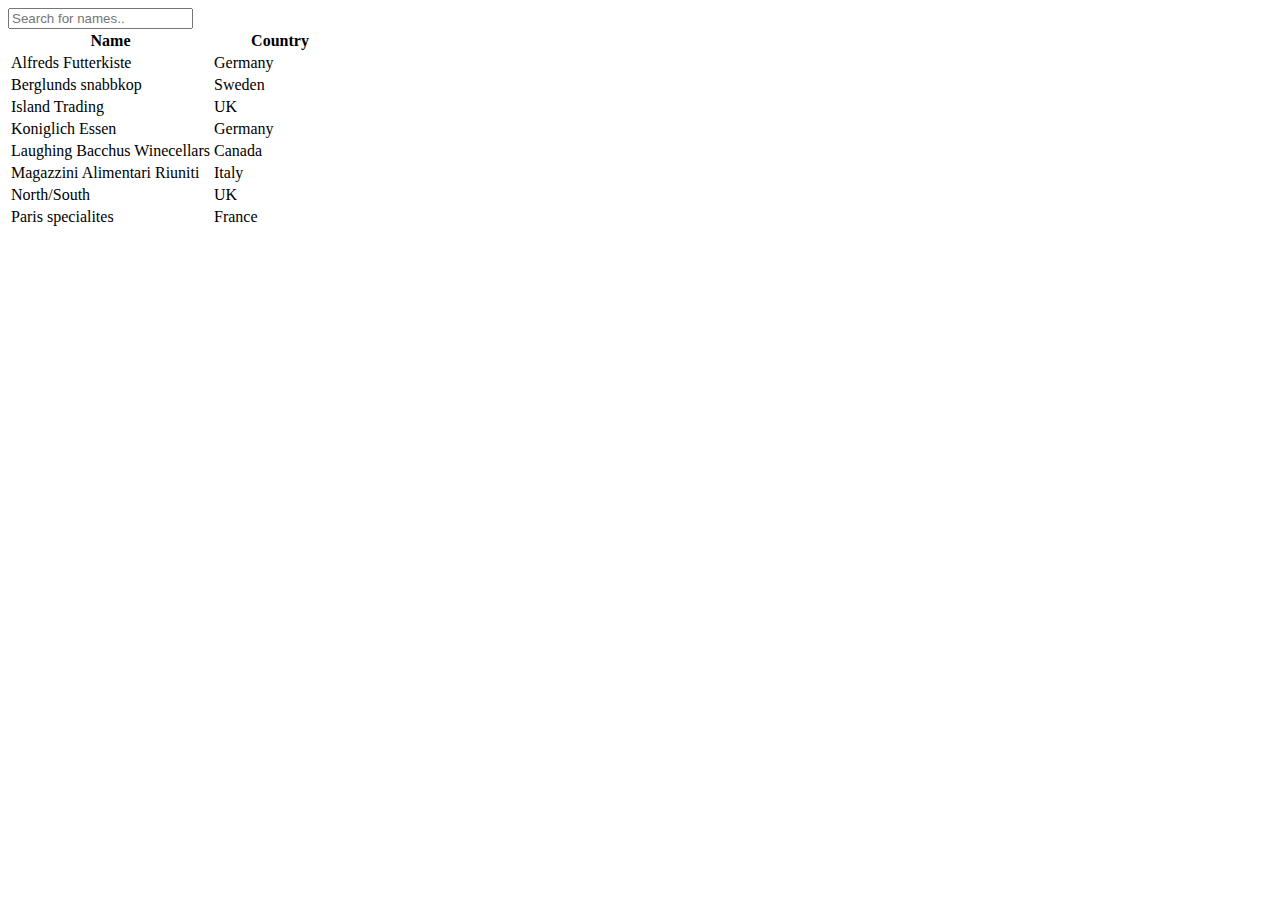
<file: test.html>
<!DOCTYPE html>
<html lang="es">
<head>
    <meta charset="UTF-8">
    <meta name="viewport" content="width=device-width, initial-scale=1.0">
    <title>Tabla CSV--</title>

    <script>
        function myFunction() {
          var input, filter, table, tr, td, i, txtValue;
          input = document.getElementById("myInput");
          filter = input.value.toUpperCase();
          table = document.getElementById("myTable");
          tr = table.getElementsByTagName("tr");
          for (i = 0; i < tr.length; i++) {
            td = tr[i].getElementsByTagName("td")[0];
            if (td) {
              txtValue = td.textContent || td.innerText;
              if (txtValue.toUpperCase().indexOf(filter) > -1) {
                tr[i].style.display = "";
              } else {
                tr[i].style.display = "none";
              }
            }       
          }
        }
    </script>

</head>
<body>

    <input type="text" id="myInput" onkeyup="myFunction()" placeholder="Search for names.." title="Type in a name">

    <table id="myTable">
        <tr class="header">
            <th style="width:60%;">Name</th>
            <th style="width:40%;">Country</th>
        </tr>
        <tr>
            <td>Alfreds Futterkiste</td>
            <td>Germany</td>
        </tr>
        <tr>
            <td>Berglunds snabbkop</td>
            <td>Sweden</td>
        </tr>
        <tr>
            <td>Island Trading</td>
            <td>UK</td>
        </tr>
        <tr>
            <td>Koniglich Essen</td>
            <td>Germany</td>
        </tr>
        <tr>
            <td>Laughing Bacchus Winecellars</td>
            <td>Canada</td>
        </tr>
        <tr>
            <td>Magazzini Alimentari Riuniti</td>
            <td>Italy</td>
        </tr>
        <tr>
            <td>North/South</td>
            <td>UK</td>
        </tr>
        <tr>
            <td>Paris specialites</td>
            <td>France</td>
        </tr>
    </table>

    

</body>
</html>
</file>
<file: vendors/linericon/style.css>
@font-face {
	font-family: 'Linearicons-Free';
	src:url('fonts/Linearicons-Free.eot?w118d');
	src:url('fonts/Linearicons-Free.eot?#iefixw118d') format('embedded-opentype'),
		url('fonts/Linearicons-Free.woff2?w118d') format('woff2'),
		url('fonts/Linearicons-Free.woff?w118d') format('woff'),
		url('fonts/Linearicons-Free.ttf?w118d') format('truetype'),
		url('fonts/Linearicons-Free.svg?w118d#Linearicons-Free') format('svg');
	font-weight: normal;
	font-style: normal;
}

.lnr {
	font-family: 'Linearicons-Free';
	speak: none;
	font-style: normal;
	font-weight: normal;
	font-variant: normal;
	text-transform: none;
	line-height: 1;

	/* Better Font Rendering =========== */
	-webkit-font-smoothing: antialiased;
	-moz-osx-font-smoothing: grayscale;
}

.lnr-home:before {
	content: "\e800";
}
.lnr-apartment:before {
	content: "\e801";
}
.lnr-pencil:before {
	content: "\e802";
}
.lnr-magic-wand:before {
	content: "\e803";
}
.lnr-drop:before {
	content: "\e804";
}
.lnr-lighter:before {
	content: "\e805";
}
.lnr-poop:before {
	content: "\e806";
}
.lnr-sun:before {
	content: "\e807";
}
.lnr-moon:before {
	content: "\e808";
}
.lnr-cloud:before {
	content: "\e809";
}
.lnr-cloud-upload:before {
	content: "\e80a";
}
.lnr-cloud-download:before {
	content: "\e80b";
}
.lnr-cloud-sync:before {
	content: "\e80c";
}
.lnr-cloud-check:before {
	content: "\e80d";
}
.lnr-database:before {
	content: "\e80e";
}
.lnr-lock:before {
	content: "\e80f";
}
.lnr-cog:before {
	content: "\e810";
}
.lnr-trash:before {
	content: "\e811";
}
.lnr-dice:before {
	content: "\e812";
}
.lnr-heart:before {
	content: "\e813";
}
.lnr-star:before {
	content: "\e814";
}
.lnr-star-half:before {
	content: "\e815";
}
.lnr-star-empty:before {
	content: "\e816";
}
.lnr-flag:before {
	content: "\e817";
}
.lnr-envelope:before {
	content: "\e818";
}
.lnr-paperclip:before {
	content: "\e819";
}
.lnr-inbox:before {
	content: "\e81a";
}
.lnr-eye:before {
	content: "\e81b";
}
.lnr-printer:before {
	content: "\e81c";
}
.lnr-file-empty:before {
	content: "\e81d";
}
.lnr-file-add:before {
	content: "\e81e";
}
.lnr-enter:before {
	content: "\e81f";
}
.lnr-exit:before {
	content: "\e820";
}
.lnr-graduation-hat:before {
	content: "\e821";
}
.lnr-license:before {
	content: "\e822";
}
.lnr-music-note:before {
	content: "\e823";
}
.lnr-film-play:before {
	content: "\e824";
}
.lnr-camera-video:before {
	content: "\e825";
}
.lnr-camera:before {
	content: "\e826";
}
.lnr-picture:before {
	content: "\e827";
}
.lnr-book:before {
	content: "\e828";
}
.lnr-bookmark:before {
	content: "\e829";
}
.lnr-user:before {
	content: "\e82a";
}
.lnr-users:before {
	content: "\e82b";
}
.lnr-shirt:before {
	content: "\e82c";
}
.lnr-store:before {
	content: "\e82d";
}
.lnr-cart:before {
	content: "\e82e";
}
.lnr-tag:before {
	content: "\e82f";
}
.lnr-phone-handset:before {
	content: "\e830";
}
.lnr-phone:before {
	content: "\e831";
}
.lnr-pushpin:before {
	content: "\e832";
}
.lnr-map-marker:before {
	content: "\e833";
}
.lnr-map:before {
	content: "\e834";
}
.lnr-location:before {
	content: "\e835";
}
.lnr-calendar-full:before {
	content: "\e836";
}
.lnr-keyboard:before {
	content: "\e837";
}
.lnr-spell-check:before {
	content: "\e838";
}
.lnr-screen:before {
	content: "\e839";
}
.lnr-smartphone:before {
	content: "\e83a";
}
.lnr-tablet:before {
	content: "\e83b";
}
.lnr-laptop:before {
	content: "\e83c";
}
.lnr-laptop-phone:before {
	content: "\e83d";
}
.lnr-power-switch:before {
	content: "\e83e";
}
.lnr-bubble:before {
	content: "\e83f";
}
.lnr-heart-pulse:before {
	content: "\e840";
}
.lnr-construction:before {
	content: "\e841";
}
.lnr-pie-chart:before {
	content: "\e842";
}
.lnr-chart-bars:before {
	content: "\e843";
}
.lnr-gift:before {
	content: "\e844";
}
.lnr-diamond:before {
	content: "\e845";
}
.lnr-linearicons:before {
	content: "\e846";
}
.lnr-dinner:before {
	content: "\e847";
}
.lnr-coffee-cup:before {
	content: "\e848";
}
.lnr-leaf:before {
	content: "\e849";
}
.lnr-paw:before {
	content: "\e84a";
}
.lnr-rocket:before {
	content: "\e84b";
}
.lnr-briefcase:before {
	content: "\e84c";
}
.lnr-bus:before {
	content: "\e84d";
}
.lnr-car:before {
	content: "\e84e";
}
.lnr-train:before {
	content: "\e84f";
}
.lnr-bicycle:before {
	content: "\e850";
}
.lnr-wheelchair:before {
	content: "\e851";
}
.lnr-select:before {
	content: "\e852";
}
.lnr-earth:before {
	content: "\e853";
}
.lnr-smile:before {
	content: "\e854";
}
.lnr-sad:before {
	content: "\e855";
}
.lnr-neutral:before {
	content: "\e856";
}
.lnr-mustache:before {
	content: "\e857";
}
.lnr-alarm:before {
	content: "\e858";
}
.lnr-bullhorn:before {
	content: "\e859";
}
.lnr-volume-high:before {
	content: "\e85a";
}
.lnr-volume-medium:before {
	content: "\e85b";
}
.lnr-volume-low:before {
	content: "\e85c";
}
.lnr-volume:before {
	content: "\e85d";
}
.lnr-mic:before {
	content: "\e85e";
}
.lnr-hourglass:before {
	content: "\e85f";
}
.lnr-undo:before {
	content: "\e860";
}
.lnr-redo:before {
	content: "\e861";
}
.lnr-sync:before {
	content: "\e862";
}
.lnr-history:before {
	content: "\e863";
}
.lnr-clock:before {
	content: "\e864";
}
.lnr-download:before {
	content: "\e865";
}
.lnr-upload:before {
	content: "\e866";
}
.lnr-enter-down:before {
	content: "\e867";
}
.lnr-exit-up:before {
	content: "\e868";
}
.lnr-bug:before {
	content: "\e869";
}
.lnr-code:before {
	content: "\e86a";
}
.lnr-link:before {
	content: "\e86b";
}
.lnr-unlink:before {
	content: "\e86c";
}
.lnr-thumbs-up:before {
	content: "\e86d";
}
.lnr-thumbs-down:before {
	content: "\e86e";
}
.lnr-magnifier:before {
	content: "\e86f";
}
.lnr-cross:before {
	content: "\e870";
}
.lnr-menu:before {
	content: "\e871";
}
.lnr-list:before {
	content: "\e872";
}
.lnr-chevron-up:before {
	content: "\e873";
}
.lnr-chevron-down:before {
	content: "\e874";
}
.lnr-chevron-left:before {
	content: "\e875";
}
.lnr-chevron-right:before {
	content: "\e876";
}
.lnr-arrow-up:before {
	content: "\e877";
}
.lnr-arrow-down:before {
	content: "\e878";
}
.lnr-arrow-left:before {
	content: "\e879";
}
.lnr-arrow-right:before {
	content: "\e87a";
}
.lnr-move:before {
	content: "\e87b";
}
.lnr-warning:before {
	content: "\e87c";
}
.lnr-question-circle:before {
	content: "\e87d";
}
.lnr-menu-circle:before {
	content: "\e87e";
}
.lnr-checkmark-circle:before {
	content: "\e87f";
}
.lnr-cross-circle:before {
	content: "\e880";
}
.lnr-plus-circle:before {
	content: "\e881";
}
.lnr-circle-minus:before {
	content: "\e882";
}
.lnr-arrow-up-circle:before {
	content: "\e883";
}
.lnr-arrow-down-circle:before {
	content: "\e884";
}
.lnr-arrow-left-circle:before {
	content: "\e885";
}
.lnr-arrow-right-circle:before {
	content: "\e886";
}
.lnr-chevron-up-circle:before {
	content: "\e887";
}
.lnr-chevron-down-circle:before {
	content: "\e888";
}
.lnr-chevron-left-circle:before {
	content: "\e889";
}
.lnr-chevron-right-circle:before {
	content: "\e88a";
}
.lnr-crop:before {
	content: "\e88b";
}
.lnr-frame-expand:before {
	content: "\e88c";
}
.lnr-frame-contract:before {
	content: "\e88d";
}
.lnr-layers:before {
	content: "\e88e";
}
.lnr-funnel:before {
	content: "\e88f";
}
.lnr-text-format:before {
	content: "\e890";
}
.lnr-text-format-remove:before {
	content: "\e891";
}
.lnr-text-size:before {
	content: "\e892";
}
.lnr-bold:before {
	content: "\e893";
}
.lnr-italic:before {
	content: "\e894";
}
.lnr-underline:before {
	content: "\e895";
}
.lnr-strikethrough:before {
	content: "\e896";
}
.lnr-highlight:before {
	content: "\e897";
}
.lnr-text-align-left:before {
	content: "\e898";
}
.lnr-text-align-center:before {
	content: "\e899";
}
.lnr-text-align-right:before {
	content: "\e89a";
}
.lnr-text-align-justify:before {
	content: "\e89b";
}
.lnr-line-spacing:before {
	content: "\e89c";
}
.lnr-indent-increase:before {
	content: "\e89d";
}
.lnr-indent-decrease:before {
	content: "\e89e";
}
.lnr-pilcrow:before {
	content: "\e89f";
}
.lnr-direction-ltr:before {
	content: "\e8a0";
}
.lnr-direction-rtl:before {
	content: "\e8a1";
}
.lnr-page-break:before {
	content: "\e8a2";
}
.lnr-sort-alpha-asc:before {
	content: "\e8a3";
}
.lnr-sort-amount-asc:before {
	content: "\e8a4";
}
.lnr-hand:before {
	content: "\e8a5";
}
.lnr-pointer-up:before {
	content: "\e8a6";
}
.lnr-pointer-right:before {
	content: "\e8a7";
}
.lnr-pointer-down:before {
	content: "\e8a8";
}
.lnr-pointer-left:before {
	content: "\e8a9";
}
</file>
<file: vendors/nice-select/css/nice-select.css>
.nice-select {
  -webkit-tap-highlight-color: transparent;
  background-color: #fff;
  border-radius: 5px;
  border: solid 1px #e8e8e8;
  box-sizing: border-box;
  clear: both;
  cursor: pointer;
  display: block;
  float: left;
  font-family: inherit;
  font-size: 14px;
  font-weight: normal;
  height: 42px;
  line-height: 40px;
  outline: none;
  padding-left: 18px;
  padding-right: 30px;
  position: relative;
  text-align: left !important;
  -webkit-transition: all 0.2s ease-in-out;
  transition: all 0.2s ease-in-out;
  -webkit-user-select: none;
     -moz-user-select: none;
      -ms-user-select: none;
          user-select: none;
  white-space: nowrap;
  width: auto; }
  .nice-select:hover {
    border-color: #dbdbdb; }
  .nice-select:active, .nice-select.open, .nice-select:focus {
    border-color: #999; }
  .nice-select:after {
    border-bottom: 2px solid #999;
    border-right: 2px solid #999;
    content: '';
    display: block;
    height: 5px;
    margin-top: -4px;
    pointer-events: none;
    position: absolute;
    right: 12px;
    top: 50%;
    -webkit-transform-origin: 66% 66%;
        -ms-transform-origin: 66% 66%;
            transform-origin: 66% 66%;
    -webkit-transform: rotate(45deg);
        -ms-transform: rotate(45deg);
            transform: rotate(45deg);
    -webkit-transition: all 0.15s ease-in-out;
    transition: all 0.15s ease-in-out;
    width: 5px; }
  .nice-select.open:after {
    -webkit-transform: rotate(-135deg);
        -ms-transform: rotate(-135deg);
            transform: rotate(-135deg); }
  .nice-select.open .list {
    opacity: 1;
    pointer-events: auto;
    -webkit-transform: scale(1) translateY(0);
        -ms-transform: scale(1) translateY(0);
            transform: scale(1) translateY(0); }
  .nice-select.disabled {
    border-color: #ededed;
    color: #999;
    pointer-events: none; }
    .nice-select.disabled:after {
      border-color: #cccccc; }
  .nice-select.wide {
    width: 100%; }
    .nice-select.wide .list {
      left: 0 !important;
      right: 0 !important; }
  .nice-select.right {
    float: right; }
    .nice-select.right .list {
      left: auto;
      right: 0; }
  .nice-select.small {
    font-size: 12px;
    height: 36px;
    line-height: 34px; }
    .nice-select.small:after {
      height: 4px;
      width: 4px; }
    .nice-select.small .option {
      line-height: 34px;
      min-height: 34px; }
  .nice-select .list {
    background-color: #fff;
    border-radius: 5px;
    box-shadow: 0 0 0 1px rgba(68, 68, 68, 0.11);
    box-sizing: border-box;
    margin-top: 4px;
    opacity: 0;
    overflow: hidden;
    padding: 0;
    pointer-events: none;
    position: absolute;
    top: 100%;
    left: 0;
    -webkit-transform-origin: 50% 0;
        -ms-transform-origin: 50% 0;
            transform-origin: 50% 0;
    -webkit-transform: scale(0.75) translateY(-21px);
        -ms-transform: scale(0.75) translateY(-21px);
            transform: scale(0.75) translateY(-21px);
    -webkit-transition: all 0.2s cubic-bezier(0.5, 0, 0, 1.25), opacity 0.15s ease-out;
    transition: all 0.2s cubic-bezier(0.5, 0, 0, 1.25), opacity 0.15s ease-out;
    z-index: 9; }
    .nice-select .list:hover .option:not(:hover) {
      background-color: transparent !important; }
  .nice-select .option {
    cursor: pointer;
    font-weight: 400;
    line-height: 40px;
    list-style: none;
    min-height: 40px;
    outline: none;
    padding-left: 18px;
    padding-right: 29px;
    text-align: left;
    -webkit-transition: all 0.2s;
    transition: all 0.2s; }
    .nice-select .option:hover, .nice-select .option.focus, .nice-select .option.selected.focus {
      background-color: #f6f6f6; }
    .nice-select .option.selected {
      font-weight: bold; }
    .nice-select .option.disabled {
      background-color: transparent;
      color: #999;
      cursor: default; }

.no-csspointerevents .nice-select .list {
  display: none; }

.no-csspointerevents .nice-select.open .list {
  display: block; }
</file>
<file: css/style.css>
/*----------------------------------------------------
@File: Default Styles
@Author: SPONDON IT

This file contains the styling for the actual theme, this
is the file you need to edit to change the look of the
theme.
---------------------------------------------------- */
/*=====================================================================
@Template Name: HostHub Construction 
@Developed By: Naim Lasker
Author E-mail: naimlasker@gmail.com

=====================================================================*/
/*----------------------------------------------------*/
/*font Variables*/
/*Color Variables*/
/*=================== fonts ====================*/
@import url("https://fonts.googleapis.com/css?family=Roboto:400,500|Rubik:500,700");
/*---------------------------------------------------- */
/*----------------------------------------------------*/
/* Medium Layout: 1280px */
/* Tablet Layout: 768px */
/* Mobile Layout: 320px */
/* Wide Mobile Layout: 480px */
/*---------------------------------------------------- */
/*----------------------------------------------------*/
body {
  line-height: 26px;
  font-size: 15px;
  font-family: "Roboto", sans-serif;
  font-weight: 400;
  color: #777777;
  background: url(../img/body-bg.png) no-repeat center; }

h1,
h2,
h3,
h4,
h5,
h6 {
  font-family: "Rubik", sans-serif;
  font-weight: 500;
  color: #000000; }

.list {
  list-style: none;
  margin: 0px;
  padding: 0px; }

a {
  text-decoration: none;
  transition: all 0.3s ease-in-out; }
  a:hover, a:focus {
    text-decoration: none;
    outline: none; }

button:focus {
  outline: none;
  box-shadow: none; }

.mt-25 {
  margin-top: 25px; }

.p0 {
  padding-left: 0px;
  padding-right: 0px; }

.white_bg {
  background: #fff !important; }

.mb-50 {
  margin-bottom: 50px; }

.ml-15 {
  margin-left: 15px; }

.ml-20 {
  margin-left: 20px; }

.mt-50 {
  margin-top: 50px; }

/*---------------------------------------------------- */
/*----------------------------------------------------*/
.section_gap {
  padding: 200px 0; }
  @media (max-width: 1199px) {
    .section_gap {
      padding: 80px 0; } }

.section_gap_top {
  padding-top: 200px; }
  @media (max-width: 1199px) {
    .section_gap_top {
      padding-top: 80px; } }

.section_gap_top_100 {
  padding-top: 100px; }
  @media (max-width: 1199px) {
    .section_gap_top_100 {
      padding-top: 80px; } }

.section_gap_bottom {
  padding-bottom: 200px; }
  @media (max-width: 1199px) {
    .section_gap_bottom {
      padding-bottom: 80px; } }

/* Main Title Area css
============================================================================================ */
.main_title {
  text-align: center;
  margin-bottom: 100px; }
  @media (max-width: 1199px) {
    .main_title {
      margin-bottom: 50px; } }
  .main_title h2 {
    font-size: 36px;
    font-weight: 700;
    margin-bottom: 15px;
    line-height: 50px;
    text-transform: uppercase; }
    @media (max-width: 991px) {
      .main_title h2 br {
        display: none; } }
    @media (max-width: 767px) {
      .main_title h2 {
        font-size: 30px;
        line-height: 34px; } }
  .main_title p {
    margin-bottom: 0px; }
    @media (max-width: 991px) {
      .main_title p br {
        display: none; } }
  .main_title.white h2 {
    color: #fff; }
  .main_title.white p {
    color: #fff;
    opacity: .6; }

/* End Main Title Area css
============================================================================================ */
/* Start Gradient Area css
============================================================================================ */
.gradient-bg, .header_area .navbar .nav .nav-item.submenu ul .nav-item:hover .nav-link, .blog_right_sidebar .widget_title, .blog_right_sidebar .newsletter_widget .bbtns, .blog_right_sidebar .tag_cloud_widget ul li a:hover, .blog-pagination .page-item.active .page-link, .blog-pagination .page-link:hover, .comments-area .btn-reply:hover {
  background: -webkit-linear-gradient(90deg, #4458dc 0%, #854fee 100%);
  background: -moz-linear-gradient(90deg, #4458dc 0%, #854fee 100%);
  background: -o-linear-gradient(90deg, #4458dc 0%, #854fee 100%);
  background: linear-gradient(90deg, #4458dc 0%, #854fee 100%); }

.border-gradient {
  border-image: -webkit-linear-gradient(90deg, #4458dc 0%, #854fee 100%);
  border-image: -moz-linear-gradient(90deg, #4458dc 0%, #854fee 100%);
  border-image: -o-linear-gradient(90deg, #4458dc 0%, #854fee 100%);
  border-image: linear-gradient(90deg, #4458dc 0%, #854fee 100%); }

.gradient-bg2 {
  background: -webkit-linear-gradient(90deg, #4458dc 0%, #854fee 100%);
  background: -moz-linear-gradient(90deg, #4458dc 0%, #854fee 100%);
  background: -o-linear-gradient(90deg, #4458dc 0%, #854fee 100%);
  background: linear-gradient(90deg, #4458dc 0%, #854fee 100%); }

.gradient-color, .contact_info .info_item i {
  background: -webkit-linear-gradient(90deg, #4458dc 0%, #854fee 100%);
  background: -moz-linear-gradient(90deg, #4458dc 0%, #854fee 100%);
  background: -o-linear-gradient(90deg, #4458dc 0%, #854fee 100%);
  background: linear-gradient(90deg, #4458dc 0%, #854fee 100%);
  -webkit-background-clip: text;
  -webkit-text-fill-color: transparent; }

/* End Gradient Area css
============================================================================================ */
.primary_btn {
  display: inline-block;
  color: #fff;
  letter-spacing: 0px;
  font-family: "Rubik", sans-serif;
  font-weight: 500;
  font-size: 14px;
  line-height: 46px;
  outline: none !important;
  text-align: center;
  cursor: pointer;
  text-transform: uppercase;
  border-radius: 5px;
  background-origin: border-box;
  background-clip: content-box, border-box;
  background-image: linear-gradient(to right, #4458dc 0%, #854fee 100%), radial-gradient(circle at top left, #4458dc, #854fee);
  border: double 2px transparent;
  box-shadow: 0px 10px 30px rgba(118, 85, 225, 0.3); }
  .primary_btn span {
    padding: 0 42px; }
  .primary_btn.tr-bg {
    background-image: linear-gradient(#ffffff, #ffffff), radial-gradient(circle at top left, #4458dc, #854fee);
    border: 2px solid transparent;
    color: #222222;
    box-shadow: none; }
    .primary_btn.tr-bg:hover {
      background-image: linear-gradient(to right, #4458dc 0%, #854fee 100%), radial-gradient(circle at top left, #4458dc, #854fee);
      border: double 2px transparent;
      color: #ffffff;
      box-shadow: 0px 10px 30px rgba(118, 85, 225, 0.3); }
  .primary_btn:hover {
    background-image: linear-gradient(#ffffff, #ffffff), radial-gradient(circle at top left, #4458dc, #854fee);
    border: 2px solid #854fee;
    color: #222222;
    box-shadow: none;
    background-clip: border-box; }

.overlay {
  position: absolute;
  left: 0;
  top: 0;
  height: 100%;
  width: 100%; }

/*---------------------------------------------------- */
/*----------------------------------------------------*/
.header_area {
  position: absolute;
  width: 100%;
  z-index: 9999;
  background: #ffffff; }
  .header_area .menu_nav {
    width: 100%; }
  .header_area .navbar {
    background: transparent;
    padding: 0px;
    border: 0px;
    border-radius: 0px;
    width: 100%; }
    .header_area .navbar .nav .nav-item {
      margin-right: 45px; }
      .header_area .navbar .nav .nav-item .nav-link {
        font: 500 14px/100px "Rubik", sans-serif;
        text-transform: uppercase;
        color: #000000;
        padding: 0px;
        display: inline-block; }
        .header_area .navbar .nav .nav-item .nav-link:after {
          display: none; }
      .header_area .navbar .nav .nav-item:hover .nav-link, .header_area .navbar .nav .nav-item.active .nav-link {
        color: #4458dc; }
      .header_area .navbar .nav .nav-item.submenu {
        position: relative; }
        .header_area .navbar .nav .nav-item.submenu ul {
          border: none;
          padding: 0px;
          border-radius: 0px;
          box-shadow: none;
          margin: 0px;
          background: #fff; }
          @media (min-width: 992px) {
            .header_area .navbar .nav .nav-item.submenu ul {
              position: absolute;
              top: 120%;
              left: 0px;
              min-width: 200px;
              text-align: left;
              opacity: 0;
              transition: all 300ms ease-in;
              visibility: hidden;
              display: block;
              border: none;
              padding: 0px;
              border-radius: 0px;
              box-shadow: 0px 10px 30px 0px rgba(0, 0, 0, 0.1); } }
          .header_area .navbar .nav .nav-item.submenu ul:before {
            content: "";
            width: 0;
            height: 0;
            border-style: solid;
            border-width: 10px 10px 0 10px;
            border-color: #eeeeee transparent transparent transparent;
            position: absolute;
            right: 24px;
            top: 45px;
            z-index: 3;
            opacity: 0;
            transition: all 400ms linear; }
          .header_area .navbar .nav .nav-item.submenu ul .nav-item {
            display: block;
            float: none;
            margin-right: 0px;
            border-bottom: 1px solid #ededed;
            margin-left: 0px;
            transition: all 0.4s linear; }
            .header_area .navbar .nav .nav-item.submenu ul .nav-item .nav-link {
              line-height: 45px;
              color: #000000;
              padding: 0px 30px;
              transition: all 150ms linear;
              display: block;
              text-transform: capitalize;
              margin-right: 0px; }
            .header_area .navbar .nav .nav-item.submenu ul .nav-item:last-child {
              border-bottom: none; }
            .header_area .navbar .nav .nav-item.submenu ul .nav-item:hover .nav-link {
              color: #fff; }
        @media (min-width: 992px) {
          .header_area .navbar .nav .nav-item.submenu:hover ul {
            visibility: visible;
            opacity: 1;
            top: 100%; } }
        .header_area .navbar .nav .nav-item.submenu:hover ul .nav-item {
          margin-top: 0px; }
      .header_area .navbar .nav .nav-item:last-child {
        margin-right: 0px; }
  .header_area.navbar_fixed .main_menu {
    position: fixed;
    width: 100%;
    top: -70px;
    left: 0;
    right: 0;
    background: #ffffff;
    transform: translateY(70px);
    transition: transform 500ms ease, background 500ms ease;
    -webkit-transition: transform 500ms ease, background 500ms ease;
    box-shadow: 0px 3px 16px 0px rgba(0, 0, 0, 0.1); }
    .header_area.navbar_fixed .main_menu .navbar .nav .nav-item .nav-link {
      line-height: 70px; }
  @media (min-width: 992px) {
    .header_area.white_menu .navbar .navbar-brand img {
      display: none; }
      .header_area.white_menu .navbar .navbar-brand img + img {
        display: inline-block; } }
  @media (max-width: 991px) {
    .header_area.white_menu .navbar .navbar-brand img {
      display: inline-block; }
      .header_area.white_menu .navbar .navbar-brand img + img {
        display: none; } }
  .header_area.white_menu .navbar .nav .nav-item .nav-link {
    color: #fff; }
  .header_area.white_menu.navbar_fixed .main_menu .navbar .navbar-brand img {
    display: inline-block; }
    .header_area.white_menu.navbar_fixed .main_menu .navbar .navbar-brand img + img {
      display: none; }
  .header_area.white_menu.navbar_fixed .main_menu .navbar .nav .nav-item .nav-link {
    line-height: 70px;
    color: #000000; }

.owl-carousel.off {
  display: -ms-flexbox;
  display: flex; }

/*---------------------------------------------------- */
/*----------------------------------------------------*/
/* Home Banner Area css
============================================================================================ */
.home_banner_area {
  z-index: 1;
  background: url(../img/banner/home-banner-01.png) no-repeat top center;
  background-position: center;
  background-size: cover; }
  .home_banner_area .banner_inner {
    width: 100%; }
    .home_banner_area .banner_inner .home_right_img {
      padding-top: 197px; }
      @media (max-width: 1480px) {
        .home_banner_area .banner_inner .home_right_img img {
          max-width: 100%;
          height: auto; } }
      @media (max-width: 991px) {
        .home_banner_area .banner_inner .home_right_img {
          display: none; } }
    .home_banner_area .banner_inner .col-lg-7 {
      vertical-align: middle;
      align-self: center; }
    .home_banner_area .banner_inner .banner_content {
      text-align: left; }
      @media (max-width: 991px) {
        .home_banner_area .banner_inner .banner_content {
          margin-top: 150px; } }
      .home_banner_area .banner_inner .banner_content h3 {
        font-size: 40px;
        margin-bottom: 20px;
        position: relative; }
        .home_banner_area .banner_inner .banner_content h3:after {
          content: '';
          width: 410px;
          height: 2px;
          position: absolute;
          top: 50%;
          left: 23%;
          background: #000000; }
          @media (max-width: 575px) {
            .home_banner_area .banner_inner .banner_content h3:after {
              display: none; } }
      .home_banner_area .banner_inner .banner_content h1 {
        margin-top: 20px;
        font-size: 70px;
        line-height: 60px;
        margin-bottom: 25px; }
        @media (max-width: 1024px) {
          .home_banner_area .banner_inner .banner_content h1 {
            font-size: 60px; } }
        @media (max-width: 767px) {
          .home_banner_area .banner_inner .banner_content h1 {
            font-size: 50px; } }
      .home_banner_area .banner_inner .banner_content h5 {
        font-size: 24px;
        margin-bottom: 35px; }
      .home_banner_area .banner_inner .banner_content .primary_btn {
        margin-right: 20px; }

.banner_area {
  position: relative;
  z-index: 1;
  min-height: 485px; }
  @media (max-width: 1199px) {
    .banner_area {
      min-height: 350px; } }
  .banner_area .banner_inner {
    position: relative;
    overflow: hidden;
    width: 100%;
    min-height: 485px;
    background: url(../img/banner/common-banner.png) no-repeat right bottom;
    background-size: 90% 85%;
    width: 98%;
    z-index: 1; }
    @media (max-width: 1199px) {
      .banner_area .banner_inner {
        min-height: 350px; } }
    @media (max-width: 991px) {
      .banner_area .banner_inner {
        background: #854fee;
        width: 100%; } }
    .banner_area .banner_inner .banner_content {
      margin-left: 50px;
      margin-top: 100px; }
      @media (max-width: 991px) {
        .banner_area .banner_inner .banner_content {
          margin-left: 0px;
          margin-top: 50px; } }
      .banner_area .banner_inner .banner_content h2 {
        color: #fff;
        font-size: 50px;
        font-family: "Rubik", sans-serif;
        margin-bottom: 10px;
        text-transform: uppercase;
        font-weight: 700; }
        @media (max-width: 991px) {
          .banner_area .banner_inner .banner_content h2 {
            font-size: 30px; } }
      .banner_area .banner_inner .banner_content .page_link a {
        font-size: 14px;
        color: #fff;
        font-family: "Roboto", sans-serif;
        margin-right: 20px;
        position: relative; }
        .banner_area .banner_inner .banner_content .page_link a:before {
          content: "-";
          position: absolute;
          right: -14px;
          top: 50%;
          -webkit-transform: translateY(-50%);
          -moz-transform: translateY(-50%);
          -ms-transform: translateY(-50%);
          -o-transform: translateY(-50%);
          transform: translateY(-50%); }
        .banner_area .banner_inner .banner_content .page_link a:last-child {
          margin-right: 0px; }
          .banner_area .banner_inner .banner_content .page_link a:last-child:before {
            display: none; }

/* End Home Banner Area css
============================================================================================ */
/*---------------------------------------------------- */
/*----------------------------------------------------*/
/* Latest Blog Area css
============================================================================================ */
/* End Latest Blog Area css
============================================================================================ */
.blog_btn {
  border: 1px solid #eeeeee;
  background: #f9f9ff;
  padding: 0px 32px;
  font-size: 13px;
  font-weight: 500;
  font-family: "Roboto", sans-serif;
  color: #000000;
  line-height: 34px;
  display: inline-block; }
  .blog_btn:hover {
    background: #4458dc;
    border-color: #4458dc;
    color: #fff; }

.white_bg_btn {
  background: #fff;
  display: inline-block;
  color: #000000;
  line-height: 40px;
  padding: 0px 28px;
  font-size: 14px;
  font-family: "Roboto", sans-serif;
  font-weight: 500;
  text-transform: uppercase;
  -webkit-transition: all 0.4s ease 0s;
  -moz-transition: all 0.4s ease 0s;
  -o-transition: all 0.4s ease 0s;
  transition: all 0.4s ease 0s;
  border: none; }
  .white_bg_btn:hover {
    background: #4458dc;
    color: #fff; }

/* Causes Area css
============================================================================================ */
.causes_slider .owl-dots {
  text-align: center;
  margin-top: 80px; }
  .causes_slider .owl-dots .owl-dot {
    height: 14px;
    width: 14px;
    background: #eeeeee;
    display: inline-block;
    margin-right: 7px; }
    .causes_slider .owl-dots .owl-dot:last-child {
      margin-right: 0px; }
    .causes_slider .owl-dots .owl-dot.active {
      background: #4458dc; }

.causes_item {
  background: #fff; }
  .causes_item .causes_img {
    position: relative; }
    .causes_item .causes_img .c_parcent {
      position: absolute;
      bottom: 0px;
      width: 100%;
      left: 0px;
      height: 3px;
      background: rgba(255, 255, 255, 0.5); }
      .causes_item .causes_img .c_parcent span {
        width: 70%;
        height: 3px;
        background: #4458dc;
        position: absolute;
        left: 0px;
        bottom: 0px; }
        .causes_item .causes_img .c_parcent span:before {
          content: "75%";
          position: absolute;
          right: -10px;
          bottom: 0px;
          background: #4458dc;
          color: #fff;
          padding: 0px 5px; }
  .causes_item .causes_text {
    padding: 30px 35px 40px 30px; }
    .causes_item .causes_text h4 {
      color: #000000;
      font-family: "Roboto", sans-serif;
      font-size: 18px;
      font-weight: 600;
      margin-bottom: 15px;
      cursor: pointer; }
      .causes_item .causes_text h4:hover {
        color: #4458dc; }
    .causes_item .causes_text p {
      font-size: 14px;
      line-height: 24px;
      color: #777777;
      font-weight: 300;
      margin-bottom: 0px; }
  .causes_item .causes_bottom a {
    width: 50%;
    border: 1px solid #4458dc;
    text-align: center;
    float: left;
    line-height: 50px;
    background: #4458dc;
    color: #fff;
    font-family: "Roboto", sans-serif;
    font-size: 14px;
    font-weight: 500; }
    .causes_item .causes_bottom a + a {
      border-color: #eeeeee;
      background: #fff;
      font-size: 14px;
      color: #000000; }

/* End Causes Area css
============================================================================================ */
/*================= latest_blog_area css =============*/
.single-recent-blog-post {
  margin-bottom: 30px; }
  .single-recent-blog-post .thumb {
    overflow: hidden; }
    .single-recent-blog-post .thumb img {
      transition: all 0.7s linear; }
  .single-recent-blog-post .details {
    padding-top: 30px; }
    .single-recent-blog-post .details .sec_h4 {
      line-height: 24px;
      padding: 10px 0px 13px;
      transition: all 0.3s linear; }
      .single-recent-blog-post .details .sec_h4:hover {
        color: #777777; }
  .single-recent-blog-post .date {
    font-size: 14px;
    line-height: 24px;
    font-weight: 400; }
  .single-recent-blog-post:hover img {
    transform: scale(1.23) rotate(10deg); }

.tags .tag_btn {
  font-size: 12px;
  font-weight: 500;
  line-height: 20px;
  border: 1px solid #eeeeee;
  display: inline-block;
  padding: 1px 18px;
  text-align: center;
  color: #000000; }
  .tags .tag_btn:before {
    background: #4458dc; }
  .tags .tag_btn + .tag_btn {
    margin-left: 2px; }

/*========= blog_categorie_area css ===========*/
.blog_categorie_area {
  padding-bottom: 80px; }

.categories_post {
  position: relative;
  text-align: center;
  cursor: pointer; }
  .categories_post img {
    max-width: 100%; }
  .categories_post .categories_details {
    position: absolute;
    top: 20px;
    left: 20px;
    right: 20px;
    bottom: 20px;
    background: rgba(34, 34, 34, 0.8);
    color: #fff;
    transition: all 0.3s linear;
    display: flex;
    align-items: center;
    justify-content: center; }
    .categories_post .categories_details h5 {
      margin-bottom: 0px;
      font-size: 18px;
      line-height: 26px;
      text-transform: uppercase;
      color: #fff;
      position: relative; }
    .categories_post .categories_details p {
      font-weight: 300;
      font-size: 14px;
      line-height: 26px;
      margin-bottom: 0px;
      -webkit-transition: all 0.4s ease 0s;
      -moz-transition: all 0.4s ease 0s;
      -o-transition: all 0.4s ease 0s;
      transition: all 0.4s ease 0s; }
    .categories_post .categories_details .border_line {
      margin: 10px 0px;
      background: #fff;
      width: 100%;
      height: 1px; }
  .categories_post:hover .categories_details {
    background: rgba(68, 88, 220, 0.85); }

/*============ blog_left_sidebar css ==============*/
.blog_item {
  margin-bottom: 40px; }

.blog_info {
  padding-top: 30px; }
  .blog_info .post_tag {
    padding-bottom: 20px; }
    .blog_info .post_tag a {
      font: 300 14px/21px "Roboto", sans-serif;
      color: #000000; }
      .blog_info .post_tag a:hover {
        color: #777777; }
      .blog_info .post_tag a.active {
        color: #4458dc; }
  .blog_info .blog_meta li a {
    font: 300 14px/20px "Roboto", sans-serif;
    color: #777777;
    vertical-align: middle;
    padding-bottom: 12px;
    display: inline-block; }
    .blog_info .blog_meta li a i {
      color: #000000;
      font-size: 16px;
      font-weight: 600;
      padding-left: 15px;
      line-height: 20px;
      vertical-align: middle; }
    .blog_info .blog_meta li a:hover {
      color: #4458dc; }

.blog_post img {
  max-width: 100%; }
.blog_post .primary_btn {
  line-height: 38px; }

.blog_details {
  padding-top: 20px; }
  .blog_details h2 {
    font-size: 24px;
    line-height: 36px;
    color: #000000;
    font-weight: 600;
    transition: all 0.3s linear; }
    .blog_details h2:hover {
      color: #4458dc; }
  .blog_details p {
    margin-bottom: 26px; }

.view_btn {
  font-size: 14px;
  line-height: 36px;
  display: inline-block;
  color: #000000;
  font-weight: 500;
  padding: 0px 30px;
  background: #fff; }

.blog_right_sidebar {
  border: 1px solid #eeeeee;
  background: #fafaff;
  padding: 30px; }
  .blog_right_sidebar .widget_title {
    font-size: 18px;
    line-height: 25px;
    text-align: center;
    color: #fff;
    padding: 8px 0px;
    margin-bottom: 30px; }
  .blog_right_sidebar .search_widget .input-group .form-control {
    position: relative;
    font-size: 14px;
    line-height: 29px;
    width: 100%;
    font-weight: 300;
    color: #777777;
    padding-left: 20px;
    border-radius: 45px;
    z-index: 0;
    border: double 2px transparent;
    background-image: linear-gradient(white, white), radial-gradient(circle at top left, #4458dc, #854fee);
    background-image: -webkit-linear-gradient(white, white), -webkit-radial-gradient(circle at top left, #4458dc, #854fee);
    background-image: -moz-linear-gradient(white, white), -moz-radial-gradient(circle at top left, #4458dc, #854fee);
    background-image: -ms-linear-gradient(white, white), -ms-radial-gradient(circle at top left, #4458dc, #854fee);
    background-image: -o-linear-gradient(white, white), -o-radial-gradient(circle at top left, #4458dc, #854fee);
    background-origin: border-box;
    background-clip: content-box, border-box;
    padding: 0;
    text-indent: 20px; }
    .blog_right_sidebar .search_widget .input-group .form-control.placeholder {
      color: #777777;
      text-transform: uppercase;
      font-size: 12px; }
    .blog_right_sidebar .search_widget .input-group .form-control:-moz-placeholder {
      color: #777777;
      text-transform: uppercase;
      font-size: 12px; }
    .blog_right_sidebar .search_widget .input-group .form-control::-moz-placeholder {
      color: #777777;
      text-transform: uppercase;
      font-size: 12px; }
    .blog_right_sidebar .search_widget .input-group .form-control::-webkit-input-placeholder {
      color: #777777;
      text-transform: uppercase;
      font-size: 12px; }
    .blog_right_sidebar .search_widget .input-group .form-control:focus {
      box-shadow: none; }
  .blog_right_sidebar .search_widget .input-group .btn-default {
    position: absolute;
    right: 20px;
    background: transparent;
    border: 0px;
    box-shadow: none;
    font-size: 14px;
    color: #000000;
    font-weight: 600;
    padding: 0px;
    top: 50%;
    -webkit-transform: translateY(-50%);
    -moz-transform: translateY(-50%);
    -ms-transform: translateY(-50%);
    -o-transform: translateY(-50%);
    transform: translateY(-50%);
    z-index: 1; }
  .blog_right_sidebar .author_widget {
    text-align: center; }
    .blog_right_sidebar .author_widget h4 {
      font-size: 18px;
      line-height: 20px;
      color: #000000;
      margin-bottom: 5px;
      margin-top: 30px; }
    .blog_right_sidebar .author_widget p {
      margin-bottom: 0px; }
    .blog_right_sidebar .author_widget .social_icon {
      padding: 7px 0px 15px; }
      .blog_right_sidebar .author_widget .social_icon a {
        font-size: 14px;
        color: #000000;
        transition: all 0.2s linear; }
        .blog_right_sidebar .author_widget .social_icon a + a {
          margin-left: 20px; }
        .blog_right_sidebar .author_widget .social_icon a:hover {
          color: #4458dc; }
  .blog_right_sidebar .popular_post_widget .post_item .media-body {
    justify-content: center;
    align-self: center;
    padding-left: 20px; }
    .blog_right_sidebar .popular_post_widget .post_item .media-body h3 {
      font-size: 14px;
      line-height: 20px;
      color: #000000;
      margin-bottom: 4px;
      transition: all 0.3s linear; }
      .blog_right_sidebar .popular_post_widget .post_item .media-body h3:hover {
        color: #4458dc; }
    .blog_right_sidebar .popular_post_widget .post_item .media-body p {
      font-size: 12px;
      line-height: 21px;
      margin-bottom: 0px; }
  .blog_right_sidebar .popular_post_widget .post_item + .post_item {
    margin-top: 20px; }
  .blog_right_sidebar .post_category_widget .cat-list li {
    border-bottom: 2px dotted #eee;
    transition: all 0.3s ease 0s;
    padding-bottom: 12px; }
    .blog_right_sidebar .post_category_widget .cat-list li a {
      font-size: 14px;
      line-height: 20px;
      color: #777; }
      .blog_right_sidebar .post_category_widget .cat-list li a p {
        margin-bottom: 0px; }
    .blog_right_sidebar .post_category_widget .cat-list li + li {
      padding-top: 15px; }
    .blog_right_sidebar .post_category_widget .cat-list li:hover a {
      color: #4458dc; }
    .blog_right_sidebar .post_category_widget .cat-list li:hover {
      border-color: #4458dc; }
  .blog_right_sidebar .newsletter_widget {
    text-align: center; }
    .blog_right_sidebar .newsletter_widget .form-group {
      margin-bottom: 8px; }
    .blog_right_sidebar .newsletter_widget .input-group-prepend {
      margin-right: -1px; }
    .blog_right_sidebar .newsletter_widget .input-group-text {
      background: #fff;
      border-radius: 0px;
      vertical-align: top;
      font-size: 12px;
      line-height: 36px;
      padding: 0px 0px 0px 15px;
      border: 1px solid #eeeeee;
      border-right: 0px; }
    .blog_right_sidebar .newsletter_widget .form-control {
      font-size: 12px;
      line-height: 24px;
      color: #cccccc;
      border: 1px solid #eeeeee;
      border-left: 0px;
      border-radius: 0px; }
      .blog_right_sidebar .newsletter_widget .form-control.placeholder {
        color: #cccccc; }
      .blog_right_sidebar .newsletter_widget .form-control:-moz-placeholder {
        color: #cccccc; }
      .blog_right_sidebar .newsletter_widget .form-control::-moz-placeholder {
        color: #cccccc; }
      .blog_right_sidebar .newsletter_widget .form-control::-webkit-input-placeholder {
        color: #cccccc; }
      .blog_right_sidebar .newsletter_widget .form-control:focus {
        outline: none;
        box-shadow: none; }
    .blog_right_sidebar .newsletter_widget .bbtns {
      color: #fff;
      font-size: 12px;
      line-height: 38px;
      display: inline-block;
      font-weight: 500;
      padding: 0px 24px 0px 24px;
      border-radius: 0; }
    .blog_right_sidebar .newsletter_widget .text-bottom {
      font-size: 12px; }
  .blog_right_sidebar .tag_cloud_widget ul li {
    display: inline-block; }
    .blog_right_sidebar .tag_cloud_widget ul li a {
      display: inline-block;
      border: 1px solid #eee;
      background: #fff;
      padding: 0px 13px;
      margin-bottom: 8px;
      transition: all 0.3s ease 0s;
      color: #000000;
      font-size: 12px; }
      .blog_right_sidebar .tag_cloud_widget ul li a:hover {
        color: #fff; }
  .blog_right_sidebar .br {
    width: 100%;
    height: 1px;
    background: #eeeeee;
    margin: 30px 0px; }

.blog-pagination {
  padding-top: 25px;
  padding-bottom: 95px; }
  .blog-pagination .page-link {
    border-radius: 0; }
  .blog-pagination .page-item {
    border: none; }

.page-link {
  background: transparent;
  font-weight: 400; }

.blog-pagination .page-item.active .page-link {
  border-color: transparent;
  color: #fff; }

.blog-pagination .page-link {
  position: relative;
  display: block;
  padding: 0.5rem 0.75rem;
  margin-left: -1px;
  line-height: 1.25;
  color: #8a8a8a;
  border: none; }

.blog-pagination .page-link .lnr {
  font-weight: 600; }

.blog-pagination .page-item:last-child .page-link,
.blog-pagination .page-item:first-child .page-link {
  border-radius: 0; }

.blog-pagination .page-link:hover {
  color: #fff;
  text-decoration: none;
  border-color: #eee; }

/*============ Start Blog Single Styles  =============*/
.single-post-area .social-links {
  padding-top: 10px; }
  .single-post-area .social-links li {
    display: inline-block;
    margin-bottom: 10px; }
    .single-post-area .social-links li a {
      color: #cccccc;
      padding: 7px;
      font-size: 14px;
      transition: all 0.2s linear; }
      .single-post-area .social-links li a:hover {
        color: #4458dc; }
.single-post-area .blog_details {
  padding-top: 26px; }
  .single-post-area .blog_details p {
    margin-bottom: 10px; }
.single-post-area .quotes {
  margin-top: 20px;
  margin-bottom: 30px;
  padding: 24px 35px 24px 30px;
  background-color: white;
  box-shadow: -20.84px 21.58px 30px 0px rgba(176, 176, 176, 0.1);
  font-size: 14px;
  line-height: 24px;
  color: #777;
  font-style: italic; }
.single-post-area .arrow {
  position: absolute; }
  .single-post-area .arrow .lnr {
    font-size: 20px;
    font-weight: 600; }
.single-post-area .thumb .overlay-bg {
  background: rgba(0, 0, 0, 0.8); }
.single-post-area .navigation-area {
  border-top: 1px solid #eee;
  padding-top: 30px;
  margin-top: 60px; }
  .single-post-area .navigation-area p {
    margin-bottom: 0px; }
  .single-post-area .navigation-area h4 {
    font-size: 18px;
    line-height: 25px;
    color: #000000; }
  .single-post-area .navigation-area .nav-left {
    text-align: left; }
    .single-post-area .navigation-area .nav-left .thumb {
      margin-right: 20px;
      background: #000; }
      .single-post-area .navigation-area .nav-left .thumb img {
        -webkit-transition: all 0.4s ease 0s;
        -moz-transition: all 0.4s ease 0s;
        -o-transition: all 0.4s ease 0s;
        transition: all 0.4s ease 0s; }
    .single-post-area .navigation-area .nav-left .lnr {
      margin-left: 20px;
      opacity: 0;
      -webkit-transition: all 0.4s ease 0s;
      -moz-transition: all 0.4s ease 0s;
      -o-transition: all 0.4s ease 0s;
      transition: all 0.4s ease 0s; }
    .single-post-area .navigation-area .nav-left:hover .lnr {
      opacity: 1; }
    .single-post-area .navigation-area .nav-left:hover .thumb img {
      opacity: .5; }
    @media (max-width: 767px) {
      .single-post-area .navigation-area .nav-left {
        margin-bottom: 30px; } }
  .single-post-area .navigation-area .nav-right {
    text-align: right; }
    .single-post-area .navigation-area .nav-right .thumb {
      margin-left: 20px;
      background: #000; }
      .single-post-area .navigation-area .nav-right .thumb img {
        -webkit-transition: all 0.4s ease 0s;
        -moz-transition: all 0.4s ease 0s;
        -o-transition: all 0.4s ease 0s;
        transition: all 0.4s ease 0s; }
    .single-post-area .navigation-area .nav-right .lnr {
      margin-right: 20px;
      opacity: 0;
      -webkit-transition: all 0.4s ease 0s;
      -moz-transition: all 0.4s ease 0s;
      -o-transition: all 0.4s ease 0s;
      transition: all 0.4s ease 0s; }
    .single-post-area .navigation-area .nav-right:hover .lnr {
      opacity: 1; }
    .single-post-area .navigation-area .nav-right:hover .thumb img {
      opacity: .5; }
@media (max-width: 991px) {
  .single-post-area .sidebar-widgets {
    padding-bottom: 0px; } }

.comments-area {
  background: #fafaff;
  border: 1px solid #eee;
  padding: 50px 30px;
  margin-top: 50px; }
  @media (max-width: 414px) {
    .comments-area {
      padding: 50px 8px; } }
  .comments-area h4 {
    text-align: center;
    margin-bottom: 50px;
    color: #000000;
    font-size: 18px; }
  .comments-area h5 {
    font-size: 16px;
    margin-bottom: 0px; }
  .comments-area a {
    color: #000000; }
  .comments-area .comment-list {
    padding-bottom: 48px; }
    .comments-area .comment-list:last-child {
      padding-bottom: 0px; }
    .comments-area .comment-list.left-padding {
      padding-left: 25px; }
    @media (max-width: 413px) {
      .comments-area .comment-list .single-comment h5 {
        font-size: 12px; }
      .comments-area .comment-list .single-comment .date {
        font-size: 11px; }
      .comments-area .comment-list .single-comment .comment {
        font-size: 10px; } }
  .comments-area .thumb {
    margin-right: 20px; }
  .comments-area .date {
    font-size: 13px;
    color: #cccccc;
    margin-bottom: 13px; }
  .comments-area .comment {
    color: #777777;
    margin-bottom: 0px; }
  .comments-area .btn-reply {
    background-color: #fff;
    color: #000000;
    border: 1px solid #eee;
    padding: 2px 18px;
    font-size: 12px;
    display: block;
    font-weight: 600;
    -webkit-transition: all 0.4s ease 0s;
    -moz-transition: all 0.4s ease 0s;
    -o-transition: all 0.4s ease 0s;
    transition: all 0.4s ease 0s; }
    .comments-area .btn-reply:hover {
      border: transparent;
      color: #fff; }

.comment-form {
  background: #fafaff;
  text-align: center;
  border: 1px solid #eee;
  padding: 47px 30px 43px;
  margin-top: 50px;
  margin-bottom: 40px; }
  .comment-form h4 {
    text-align: center;
    margin-bottom: 50px;
    font-size: 18px;
    line-height: 22px;
    color: #000000; }
  .comment-form .name {
    padding-left: 0px; }
    @media (max-width: 767px) {
      .comment-form .name {
        padding-right: 0px;
        margin-bottom: 1rem; } }
  .comment-form .email {
    padding-right: 0px; }
    @media (max-width: 991px) {
      .comment-form .email {
        padding-left: 0px; } }
  .comment-form .form-control {
    padding: 8px 20px;
    background: #fff;
    border: none;
    border-radius: 0px;
    width: 100%;
    font-size: 14px;
    color: #777777;
    border: 1px solid transparent; }
    .comment-form .form-control:focus {
      box-shadow: none;
      border: 1px solid #eee; }
  .comment-form textarea.form-control {
    height: 140px;
    resize: none; }
  .comment-form ::-webkit-input-placeholder {
    /* Chrome/Opera/Safari */
    font-size: 13px;
    color: #777; }
  .comment-form ::-moz-placeholder {
    /* Firefox 19+ */
    font-size: 13px;
    color: #777; }
  .comment-form :-ms-input-placeholder {
    /* IE 10+ */
    font-size: 13px;
    color: #777; }
  .comment-form :-moz-placeholder {
    /* Firefox 18- */
    font-size: 13px;
    color: #777; }

/*============ End Blog Single Styles  =============*/
/*---------------------------------------------------- */
/*----------------------------------------------------*/
/*============== contact_area css ================*/
.mapBox {
  height: 420px;
  margin-top: 80px; }

.contact_info .info_item {
  position: relative;
  padding-left: 45px; }
  .contact_info .info_item i {
    position: absolute;
    left: 0;
    top: 0;
    font-size: 20px;
    line-height: 24px;
    font-weight: 600; }
  .contact_info .info_item h6 {
    font-size: 16px;
    line-height: 24px;
    color: "Roboto", sans-serif;
    font-weight: bold;
    margin-bottom: 0px;
    color: #000000; }
    .contact_info .info_item h6 a {
      color: #000000; }
  .contact_info .info_item p {
    font-size: 14px;
    line-height: 24px;
    padding: 2px 0px; }

.contact_form .form-group {
  margin-bottom: 10px; }
  .contact_form .form-group .form-control {
    font-size: 13px;
    line-height: 26px;
    color: #999;
    border: 1px solid #eeeeee;
    font-family: "Roboto", sans-serif;
    border-radius: 0px;
    padding-left: 20px; }
    .contact_form .form-group .form-control:focus {
      box-shadow: none;
      outline: none; }
    .contact_form .form-group .form-control.placeholder {
      color: #999; }
    .contact_form .form-group .form-control:-moz-placeholder {
      color: #999; }
    .contact_form .form-group .form-control::-moz-placeholder {
      color: #999; }
    .contact_form .form-group .form-control::-webkit-input-placeholder {
      color: #999; }
  .contact_form .form-group textarea {
    resize: none; }
    .contact_form .form-group textarea.form-control {
      height: 134px; }
.contact_form .primary_btn {
  margin-top: 20px; }

/* Contact Success and error Area css
============================================================================================ */
.modal-message .modal-dialog {
  position: absolute;
  top: 36%;
  left: 50%;
  transform: translateX(-50%) translateY(-50%) !important;
  margin: 0px;
  max-width: 500px;
  width: 100%; }
  .modal-message .modal-dialog .modal-content .modal-header {
    text-align: center;
    display: block;
    border-bottom: none;
    padding-top: 50px;
    padding-bottom: 50px; }
    .modal-message .modal-dialog .modal-content .modal-header .close {
      position: absolute;
      right: -15px;
      top: -15px;
      padding: 0px;
      color: #fff;
      opacity: 1;
      cursor: pointer; }
    .modal-message .modal-dialog .modal-content .modal-header h2 {
      display: block;
      text-align: center;
      color: #4458dc;
      padding-bottom: 10px;
      font-family: "Roboto", sans-serif; }
    .modal-message .modal-dialog .modal-content .modal-header p {
      display: block; }

/* End Contact Success and error Area css
============================================================================================ */
/*---------------------------------------------------- */
/*----------------------------------------------------*/
/*============== Elements Area css ================*/
.mb-20 {
  margin-bottom: 20px; }

.mb-30 {
  margin-bottom: 30px; }

.sample-text-area {
  padding: 100px 0px; }
  .sample-text-area .title_color {
    margin-bottom: 30px; }
  .sample-text-area p {
    line-height: 26px; }
    .sample-text-area p b {
      font-weight: bold;
      color: #4458dc; }
    .sample-text-area p i {
      color: #4458dc;
      font-style: italic; }
    .sample-text-area p sup {
      color: #4458dc;
      font-style: italic; }
    .sample-text-area p sub {
      color: #4458dc;
      font-style: italic; }
    .sample-text-area p del {
      color: #4458dc; }
    .sample-text-area p u {
      color: #4458dc; }

/*============== End Elements Area css ================*/
/*==============Elements Button Area css ================*/
.elements_button .title_color {
  margin-bottom: 30px;
  color: #000000; }

.title_color {
  color: #000000; }

.button-group-area {
  margin-top: 15px; }
  .button-group-area:nth-child(odd) {
    margin-top: 40px; }
  .button-group-area:first-child {
    margin-top: 0px; }
  .button-group-area .theme_btn {
    margin-right: 10px; }
  .button-group-area .link {
    text-decoration: underline;
    color: #000000;
    background: transparent; }
    .button-group-area .link:hover {
      color: #fff; }
  .button-group-area .disable {
    background: transparent;
    color: #007bff;
    cursor: not-allowed; }
    .button-group-area .disable:before {
      display: none; }

.primary {
  background: #52c5fd; }
  .primary:before {
    background: #2faae6; }

.success {
  background: #4cd3e3; }
  .success:before {
    background: #2ebccd; }

.info {
  background: #38a4ff; }
  .info:before {
    background: #298cdf; }

.warning {
  background: #f4e700; }
  .warning:before {
    background: #e1d608; }

.danger {
  background: #f54940; }
  .danger:before {
    background: #e13b33; }

.primary-border {
  background: transparent;
  border: 1px solid #52c5fd;
  color: #52c5fd; }
  .primary-border:before {
    background: #52c5fd; }

.success-border {
  background: transparent;
  border: 1px solid #4cd3e3;
  color: #4cd3e3; }
  .success-border:before {
    background: #4cd3e3; }

.info-border {
  background: transparent;
  border: 1px solid #38a4ff;
  color: #38a4ff; }
  .info-border:before {
    background: #38a4ff; }

.warning-border {
  background: #fff;
  border: 1px solid #f4e700;
  color: #f4e700; }
  .warning-border:before {
    background: #f4e700; }

.danger-border {
  background: transparent;
  border: 1px solid #f54940;
  color: #f54940; }
  .danger-border:before {
    background: #f54940; }

.link-border {
  background: transparent;
  border: 1px solid #4458dc;
  color: #4458dc; }
  .link-border:before {
    background: #4458dc; }

.radius {
  border-radius: 3px; }

.circle {
  border-radius: 20px; }

.arrow span {
  padding-left: 5px; }

.e-large {
  line-height: 50px;
  padding-top: 0px;
  padding-bottom: 0px; }

.large {
  line-height: 45px;
  padding-top: 0px;
  padding-bottom: 0px; }

.medium {
  line-height: 30px;
  padding-top: 0px;
  padding-bottom: 0px; }

.small {
  line-height: 25px;
  padding-top: 0px;
  padding-bottom: 0px; }

.general {
  line-height: 38px;
  padding-top: 0px;
  padding-bottom: 0px; }

/*==============End Elements Button Area css ================*/
/* =================================== */
/*  Elements Page Styles
/* =================================== */
/*---------- Start Elements Page -------------*/
.generic-banner {
  margin-top: 60px;
  text-align: center; }

.generic-banner .height {
  height: 600px; }

@media (max-width: 767.98px) {
  .generic-banner .height {
    height: 400px; } }
.generic-banner .generic-banner-content h2 {
  line-height: 1.2em;
  margin-bottom: 20px; }

@media (max-width: 991.98px) {
  .generic-banner .generic-banner-content h2 br {
    display: none; } }
.generic-banner .generic-banner-content p {
  text-align: center;
  font-size: 16px; }

@media (max-width: 991.98px) {
  .generic-banner .generic-banner-content p br {
    display: none; } }
.generic-content h1 {
  font-weight: 600; }

.about-generic-area {
  background: #fff; }

.about-generic-area p {
  margin-bottom: 20px; }

.white-bg {
  background: #fff; }

.section-top-border {
  padding: 50px 0;
  border-top: 1px dotted #eee; }

.switch-wrap {
  margin-bottom: 10px; }

.switch-wrap p {
  margin: 0; }

/*---------- End Elements Page -------------*/
.sample-text-area {
  padding: 100px 0 70px 0; }

.sample-text {
  margin-bottom: 0; }

.text-heading {
  margin-bottom: 30px;
  font-size: 24px; }

.typo-list {
  margin-bottom: 10px; }

@media (max-width: 767px) {
  .typo-sec {
    margin-bottom: 30px; } }
@media (max-width: 767px) {
  .element-wrap {
    margin-top: 30px; } }
b, sup, sub, u, del {
  color: #f8b600; }

h1 {
  font-size: 36px; }

h2 {
  font-size: 30px; }

h3 {
  font-size: 24px; }

h4 {
  font-size: 18px; }

h5 {
  font-size: 16px; }

h6 {
  font-size: 14px; }

.typography h1, .typography h2, .typography h3, .typography h4, .typography h5, .typography h6 {
  color: #777777; }

.button-area .border-top-generic {
  padding: 70px 15px;
  border-top: 1px dotted #eee; }

.button-group-area .genric-btn {
  margin-right: 10px;
  margin-top: 10px; }

.button-group-area .genric-btn:last-child {
  margin-right: 0; }

.circle {
  border-radius: 20px; }

.genric-btn {
  display: inline-block;
  outline: none;
  line-height: 40px;
  padding: 0 30px;
  font-size: .8em;
  text-align: center;
  text-decoration: none;
  font-weight: 500;
  cursor: pointer;
  -webkit-transition: all 0.3s ease 0s;
  -moz-transition: all 0.3s ease 0s;
  -o-transition: all 0.3s ease 0s;
  transition: all 0.3s ease 0s; }

.genric-btn:focus {
  outline: none; }

.genric-btn.e-large {
  padding: 0 40px;
  line-height: 50px; }

.genric-btn.large {
  line-height: 45px; }

.genric-btn.medium {
  line-height: 30px; }

.genric-btn.small {
  line-height: 25px; }

.genric-btn.radius {
  border-radius: 3px; }

.genric-btn.circle {
  border-radius: 20px; }

.genric-btn.arrow {
  display: -webkit-inline-box;
  display: -ms-inline-flexbox;
  display: inline-flex;
  -webkit-box-align: center;
  -ms-flex-align: center;
  align-items: center; }

.genric-btn.arrow span {
  margin-left: 10px; }

.genric-btn.default {
  color: #222222;
  background: #f9f9ff;
  border: 1px solid transparent; }

.genric-btn.default:hover {
  border: 1px solid #f9f9ff;
  background: #fff; }

.genric-btn.default-border {
  border: 1px solid #f9f9ff;
  background: #fff; }

.genric-btn.default-border:hover {
  color: #222222;
  background: #f9f9ff;
  border: 1px solid transparent; }

.genric-btn.primary {
  color: #fff;
  background: #f8b600;
  border: 1px solid transparent; }

.genric-btn.primary:hover {
  color: #f8b600;
  border: 1px solid #f8b600;
  background: #fff; }

.genric-btn.primary-border {
  color: #f8b600;
  border: 1px solid #f8b600;
  background: #fff; }

.genric-btn.primary-border:hover {
  color: #fff;
  background: #f8b600;
  border: 1px solid transparent; }

.genric-btn.success {
  color: #fff;
  background: #4cd3e3;
  border: 1px solid transparent; }

.genric-btn.success:hover {
  color: #4cd3e3;
  border: 1px solid #4cd3e3;
  background: #fff; }

.genric-btn.success-border {
  color: #4cd3e3;
  border: 1px solid #4cd3e3;
  background: #fff; }

.genric-btn.success-border:hover {
  color: #fff;
  background: #4cd3e3;
  border: 1px solid transparent; }

.genric-btn.info {
  color: #fff;
  background: #38a4ff;
  border: 1px solid transparent; }

.genric-btn.info:hover {
  color: #38a4ff;
  border: 1px solid #38a4ff;
  background: #fff; }

.genric-btn.info-border {
  color: #38a4ff;
  border: 1px solid #38a4ff;
  background: #fff; }

.genric-btn.info-border:hover {
  color: #fff;
  background: #38a4ff;
  border: 1px solid transparent; }

.genric-btn.warning {
  color: #fff;
  background: #f4e700;
  border: 1px solid transparent; }

.genric-btn.warning:hover {
  color: #f4e700;
  border: 1px solid #f4e700;
  background: #fff; }

.genric-btn.warning-border {
  color: #f4e700;
  border: 1px solid #f4e700;
  background: #fff; }

.genric-btn.warning-border:hover {
  color: #fff;
  background: #f4e700;
  border: 1px solid transparent; }

.genric-btn.danger {
  color: #fff;
  background: #f44a40;
  border: 1px solid transparent; }

.genric-btn.danger:hover {
  color: #f44a40;
  border: 1px solid #f44a40;
  background: #fff; }

.genric-btn.danger-border {
  color: #f44a40;
  border: 1px solid #f44a40;
  background: #fff; }

.genric-btn.danger-border:hover {
  color: #fff;
  background: #f44a40;
  border: 1px solid transparent; }

.genric-btn.link {
  color: #222222;
  background: #f9f9ff;
  text-decoration: underline;
  border: 1px solid transparent; }

.genric-btn.link:hover {
  color: #222222;
  border: 1px solid #f9f9ff;
  background: #fff; }

.genric-btn.link-border {
  color: #222222;
  border: 1px solid #f9f9ff;
  background: #fff;
  text-decoration: underline; }

.genric-btn.link-border:hover {
  color: #222222;
  background: #f9f9ff;
  border: 1px solid transparent; }

.genric-btn.disable {
  color: #222222, 0.3;
  background: #f9f9ff;
  border: 1px solid transparent;
  cursor: not-allowed; }

.generic-blockquote {
  padding: 30px 50px 30px 30px;
  background: #fff;
  border-left: 2px solid #f8b600; }

@media (max-width: 991px) {
  .progress-table-wrap {
    overflow-x: scroll; } }
.progress-table {
  background: #fff;
  padding: 15px 0px 30px 0px;
  min-width: 800px; }

.progress-table .serial {
  width: 11.83%;
  padding-left: 30px; }

.progress-table .country {
  width: 28.07%; }

.progress-table .visit {
  width: 19.74%; }

.progress-table .percentage {
  width: 40.36%;
  padding-right: 50px; }

.progress-table .table-head {
  display: flex; }

.progress-table .table-head .serial, .progress-table .table-head .country, .progress-table .table-head .visit, .progress-table .table-head .percentage {
  color: #222222;
  line-height: 40px;
  text-transform: uppercase;
  font-weight: 500; }

.progress-table .table-row {
  padding: 15px 0;
  border-top: 1px solid #edf3fd;
  display: flex; }

.progress-table .table-row .serial, .progress-table .table-row .country, .progress-table .table-row .visit, .progress-table .table-row .percentage {
  display: flex;
  align-items: center; }

.progress-table .table-row .country img {
  margin-right: 15px; }

.progress-table .table-row .percentage .progress {
  width: 80%;
  border-radius: 0px;
  background: transparent; }

.progress-table .table-row .percentage .progress .progress-bar {
  height: 5px;
  line-height: 5px; }

.progress-table .table-row .percentage .progress .progress-bar.color-1 {
  background-color: #6382e6; }

.progress-table .table-row .percentage .progress .progress-bar.color-2 {
  background-color: #e66686; }

.progress-table .table-row .percentage .progress .progress-bar.color-3 {
  background-color: #f09359; }

.progress-table .table-row .percentage .progress .progress-bar.color-4 {
  background-color: #73fbaf; }

.progress-table .table-row .percentage .progress .progress-bar.color-5 {
  background-color: #73fbaf; }

.progress-table .table-row .percentage .progress .progress-bar.color-6 {
  background-color: #6382e6; }

.progress-table .table-row .percentage .progress .progress-bar.color-7 {
  background-color: #a367e7; }

.progress-table .table-row .percentage .progress .progress-bar.color-8 {
  background-color: #e66686; }

.single-gallery-image {
  margin-top: 30px;
  background-repeat: no-repeat !important;
  background-position: center center !important;
  background-size: cover !important;
  height: 200px;
  -webkit-transition: all 0.3s ease 0s;
  -moz-transition: all 0.3s ease 0s;
  -o-transition: all 0.3s ease 0s;
  transition: all 0.3s ease 0s; }

.single-gallery-image:hover {
  opacity: .8; }

.list-style {
  width: 14px;
  height: 14px; }

.unordered-list li {
  position: relative;
  padding-left: 30px;
  line-height: 1.82em !important; }

.unordered-list li:before {
  content: "";
  position: absolute;
  width: 14px;
  height: 14px;
  border: 3px solid #f8b600;
  background: #fff;
  top: 4px;
  left: 0;
  border-radius: 50%; }

.ordered-list {
  margin-left: 30px; }

.ordered-list li {
  list-style-type: decimal-leading-zero;
  color: #f8b600;
  font-weight: 500;
  line-height: 1.82em !important; }

.ordered-list li span {
  font-weight: 300;
  color: #777777; }

.ordered-list-alpha li {
  margin-left: 30px;
  list-style-type: lower-alpha;
  color: #f8b600;
  font-weight: 500;
  line-height: 1.82em !important; }

.ordered-list-alpha li span {
  font-weight: 300;
  color: #777777; }

.ordered-list-roman li {
  margin-left: 30px;
  list-style-type: lower-roman;
  color: #f8b600;
  font-weight: 500;
  line-height: 1.82em !important; }

.ordered-list-roman li span {
  font-weight: 300;
  color: #777777; }

.single-input {
  display: block;
  width: 100%;
  line-height: 40px;
  border: none;
  outline: none;
  background: #f9f9ff;
  padding: 0 20px; }

.single-input:focus {
  outline: none; }

.input-group-icon {
  position: relative; }

.input-group-icon .icon {
  position: absolute;
  left: 20px;
  top: 0;
  line-height: 40px;
  z-index: 3; }

.input-group-icon .icon i {
  color: #797979; }

.input-group-icon .single-input {
  padding-left: 45px; }

.single-textarea {
  display: block;
  width: 100%;
  line-height: 40px;
  border: none;
  outline: none;
  background: #f9f9ff;
  padding: 0 20px;
  height: 100px;
  resize: none; }

.single-textarea:focus {
  outline: none; }

.single-input-primary {
  display: block;
  width: 100%;
  line-height: 40px;
  border: 1px solid transparent;
  outline: none;
  background: #f9f9ff;
  padding: 0 20px; }

.single-input-primary:focus {
  outline: none;
  border: 1px solid #f8b600; }

.single-input-accent {
  display: block;
  width: 100%;
  line-height: 40px;
  border: 1px solid transparent;
  outline: none;
  background: #f9f9ff;
  padding: 0 20px; }

.single-input-accent:focus {
  outline: none;
  border: 1px solid #eb6b55; }

.single-input-secondary {
  display: block;
  width: 100%;
  line-height: 40px;
  border: 1px solid transparent;
  outline: none;
  background: #f9f9ff;
  padding: 0 20px; }

.single-input-secondary:focus {
  outline: none;
  border: 1px solid #f09359; }

.default-switch {
  width: 35px;
  height: 17px;
  border-radius: 8.5px;
  background: #fff;
  position: relative;
  cursor: pointer; }

.default-switch input {
  position: absolute;
  left: 0;
  top: 0;
  right: 0;
  bottom: 0;
  width: 100%;
  height: 100%;
  opacity: 0;
  cursor: pointer; }

.default-switch input + label {
  position: absolute;
  top: 1px;
  left: 1px;
  width: 15px;
  height: 15px;
  border-radius: 50%;
  background: #f8b600;
  -webkit-transition: all 0.2s;
  -moz-transition: all 0.2s;
  -o-transition: all 0.2s;
  transition: all 0.2s;
  box-shadow: 0px 4px 5px 0px rgba(0, 0, 0, 0.2);
  cursor: pointer; }

.default-switch input:checked + label {
  left: 19px; }

.single-element-widget {
  margin-bottom: 30px; }

.primary-switch {
  width: 35px;
  height: 17px;
  border-radius: 8.5px;
  background: #fff;
  position: relative;
  cursor: pointer; }

.primary-switch input {
  position: absolute;
  left: 0;
  top: 0;
  right: 0;
  bottom: 0;
  width: 100%;
  height: 100%;
  opacity: 0; }

.primary-switch input + label {
  position: absolute;
  left: 0;
  top: 0;
  right: 0;
  bottom: 0;
  width: 100%;
  height: 100%; }

.primary-switch input + label:before {
  content: "";
  position: absolute;
  left: 0;
  top: 0;
  right: 0;
  bottom: 0;
  width: 100%;
  height: 100%;
  background: transparent;
  border-radius: 8.5px;
  cursor: pointer;
  -webkit-transition: all 0.2s;
  -moz-transition: all 0.2s;
  -o-transition: all 0.2s;
  transition: all 0.2s; }

.primary-switch input + label:after {
  content: "";
  position: absolute;
  top: 1px;
  left: 1px;
  width: 15px;
  height: 15px;
  border-radius: 50%;
  background: #fff;
  -webkit-transition: all 0.2s;
  -moz-transition: all 0.2s;
  -o-transition: all 0.2s;
  transition: all 0.2s;
  box-shadow: 0px 4px 5px 0px rgba(0, 0, 0, 0.2);
  cursor: pointer; }

.primary-switch input:checked + label:after {
  left: 19px; }

.primary-switch input:checked + label:before {
  background: #f8b600; }

.confirm-switch {
  width: 35px;
  height: 17px;
  border-radius: 8.5px;
  background: #fff;
  position: relative;
  cursor: pointer; }

.confirm-switch input {
  position: absolute;
  left: 0;
  top: 0;
  right: 0;
  bottom: 0;
  width: 100%;
  height: 100%;
  opacity: 0; }

.confirm-switch input + label {
  position: absolute;
  left: 0;
  top: 0;
  right: 0;
  bottom: 0;
  width: 100%;
  height: 100%; }

.confirm-switch input + label:before {
  content: "";
  position: absolute;
  left: 0;
  top: 0;
  right: 0;
  bottom: 0;
  width: 100%;
  height: 100%;
  background: transparent;
  border-radius: 8.5px;
  -webkit-transition: all 0.2s;
  -moz-transition: all 0.2s;
  -o-transition: all 0.2s;
  transition: all 0.2s;
  cursor: pointer; }

.confirm-switch input + label:after {
  content: "";
  position: absolute;
  top: 1px;
  left: 1px;
  width: 15px;
  height: 15px;
  border-radius: 50%;
  background: #fff;
  -webkit-transition: all 0.2s;
  -moz-transition: all 0.2s;
  -o-transition: all 0.2s;
  transition: all 0.2s;
  box-shadow: 0px 4px 5px 0px rgba(0, 0, 0, 0.2);
  cursor: pointer; }

.confirm-switch input:checked + label:after {
  left: 19px; }

.confirm-switch input:checked + label:before {
  background: #4cd3e3; }

.primary-checkbox {
  width: 16px;
  height: 16px;
  border-radius: 3px;
  background: #fff;
  position: relative;
  cursor: pointer; }

.primary-checkbox input {
  position: absolute;
  left: 0;
  top: 0;
  right: 0;
  bottom: 0;
  width: 100%;
  height: 100%;
  opacity: 0; }

.primary-checkbox input + label {
  position: absolute;
  left: 0;
  top: 0;
  right: 0;
  bottom: 0;
  width: 100%;
  height: 100%;
  border-radius: 3px;
  cursor: pointer;
  border: 1px solid #f1f1f1; }

.single-defination h4 {
  color: #000000; }

.primary-checkbox input:checked + label {
  background: url(../img/elements/primary-check.png) no-repeat center center/cover;
  border: none; }

.confirm-checkbox {
  width: 16px;
  height: 16px;
  border-radius: 3px;
  background: #fff;
  position: relative;
  cursor: pointer; }

.confirm-checkbox input {
  position: absolute;
  left: 0;
  top: 0;
  right: 0;
  bottom: 0;
  width: 100%;
  height: 100%;
  opacity: 0; }

.confirm-checkbox input + label {
  position: absolute;
  left: 0;
  top: 0;
  right: 0;
  bottom: 0;
  width: 100%;
  height: 100%;
  border-radius: 3px;
  cursor: pointer;
  border: 1px solid #f1f1f1; }

.confirm-checkbox input:checked + label {
  background: url(../img/elements/success-check.png) no-repeat center center/cover;
  border: none; }

.disabled-checkbox {
  width: 16px;
  height: 16px;
  border-radius: 3px;
  background: #fff;
  position: relative;
  cursor: pointer; }

.disabled-checkbox input {
  position: absolute;
  left: 0;
  top: 0;
  right: 0;
  bottom: 0;
  width: 100%;
  height: 100%;
  opacity: 0; }

.disabled-checkbox input + label {
  position: absolute;
  left: 0;
  top: 0;
  right: 0;
  bottom: 0;
  width: 100%;
  height: 100%;
  border-radius: 3px;
  cursor: pointer;
  border: 1px solid #f1f1f1; }

.disabled-checkbox input:disabled {
  cursor: not-allowed;
  z-index: 3; }

.disabled-checkbox input:checked + label {
  background: url(../img/elements/disabled-check.png) no-repeat center center/cover;
  border: none; }

.primary-radio {
  width: 16px;
  height: 16px;
  border-radius: 8px;
  background: #fff;
  position: relative;
  cursor: pointer; }

.primary-radio input {
  position: absolute;
  left: 0;
  top: 0;
  right: 0;
  bottom: 0;
  width: 100%;
  height: 100%;
  opacity: 0; }

.primary-radio input + label {
  position: absolute;
  left: 0;
  top: 0;
  right: 0;
  bottom: 0;
  width: 100%;
  height: 100%;
  border-radius: 8px;
  cursor: pointer;
  border: 1px solid #f1f1f1; }

.primary-radio input:checked + label {
  background: url(../img/elements/primary-radio.png) no-repeat center center/cover;
  border: none; }

.confirm-radio {
  width: 16px;
  height: 16px;
  border-radius: 8px;
  background: #fff;
  position: relative;
  cursor: pointer; }

.confirm-radio input {
  position: absolute;
  left: 0;
  top: 0;
  right: 0;
  bottom: 0;
  width: 100%;
  height: 100%;
  opacity: 0; }

.confirm-radio input + label {
  position: absolute;
  left: 0;
  top: 0;
  right: 0;
  bottom: 0;
  width: 100%;
  height: 100%;
  border-radius: 8px;
  cursor: pointer;
  border: 1px solid #f1f1f1; }

.confirm-radio input:checked + label {
  background: url(../img/elements/success-radio.png) no-repeat center center/cover;
  border: none; }

.disabled-radio {
  width: 16px;
  height: 16px;
  border-radius: 8px;
  background: #fff;
  position: relative;
  cursor: pointer; }

.disabled-radio input {
  position: absolute;
  left: 0;
  top: 0;
  right: 0;
  bottom: 0;
  width: 100%;
  height: 100%;
  opacity: 0; }

.disabled-radio input + label {
  position: absolute;
  left: 0;
  top: 0;
  right: 0;
  bottom: 0;
  width: 100%;
  height: 100%;
  border-radius: 8px;
  cursor: pointer;
  border: 1px solid #f1f1f1; }

.disabled-radio input:disabled {
  cursor: not-allowed;
  z-index: 3; }

.unordered-list {
  list-style: none;
  padding: 0px;
  margin: 0px; }

.ordered-list {
  list-style: none;
  padding: 0px; }

.disabled-radio input:checked + label {
  background: url(../img/elements/disabled-radio.png) no-repeat center center/cover;
  border: none; }

.default-select {
  height: 40px; }

.default-select .nice-select {
  border: none;
  border-radius: 0px;
  height: 40px;
  background: #fff;
  padding-left: 20px;
  padding-right: 40px; }

.default-select .nice-select .list {
  margin-top: 0;
  border: none;
  border-radius: 0px;
  box-shadow: none;
  width: 100%;
  padding: 10px 0 10px 0px; }

.default-select .nice-select .list .option {
  font-weight: 300;
  -webkit-transition: all 0.3s ease 0s;
  -moz-transition: all 0.3s ease 0s;
  -o-transition: all 0.3s ease 0s;
  transition: all 0.3s ease 0s;
  line-height: 28px;
  min-height: 28px;
  font-size: 12px;
  padding-left: 20px; }

.default-select .nice-select .list .option.selected {
  color: #f8b600;
  background: transparent; }

.default-select .nice-select .list .option:hover {
  color: #f8b600;
  background: transparent; }

.default-select .current {
  margin-right: 50px;
  font-weight: 300; }

.default-select .nice-select::after {
  right: 20px; }

@media (max-width: 991px) {
  .left-align-p p {
    margin-top: 20px; } }
.form-select {
  height: 40px;
  width: 100%; }

.form-select .nice-select {
  border: none;
  border-radius: 0px;
  height: 40px;
  background: #f9f9ff !important;
  padding-left: 45px;
  padding-right: 40px;
  width: 100%; }

.form-select .nice-select .list {
  margin-top: 0;
  border: none;
  border-radius: 0px;
  box-shadow: none;
  width: 100%;
  padding: 10px 0 10px 0px; }

.mt-10 {
  margin-top: 10px; }

.form-select .nice-select .list .option {
  font-weight: 300;
  -webkit-transition: all 0.3s ease 0s;
  -moz-transition: all 0.3s ease 0s;
  -o-transition: all 0.3s ease 0s;
  transition: all 0.3s ease 0s;
  line-height: 28px;
  min-height: 28px;
  font-size: 12px;
  padding-left: 45px; }

.form-select .nice-select .list .option.selected {
  color: #f8b600;
  background: transparent; }

.form-select .nice-select .list .option:hover {
  color: #f8b600;
  background: transparent; }

.form-select .current {
  margin-right: 50px;
  font-weight: 300; }

.form-select .nice-select::after {
  right: 20px; }

/*---------------------------------------------------- */
/*----------------------------------------------------*/
/* Start About Us Area css
============================================================================================ */
.about_area {
  position: relative; }
  .about_area .main_title {
    margin-bottom: 0px; }
    .about_area .main_title p {
      margin-bottom: 20px; }
  .about_area .primary_btn {
    margin-top: 20px; }
  .about_area .about_img {
    position: relative;
    right: 250px; }
    @media (max-width: 1480px) {
      .about_area .about_img {
        right: 0; }
        .about_area .about_img img {
          max-width: 100%;
          height: auto; } }
    @media (max-width: 991px) {
      .about_area .about_img {
        display: none; } }

/* End About Us Area css
============================================================================================ */
/* Start Barand Area css
============================================================================================ */
.brand_area {
  padding-bottom: 170px; }
  @media (max-width: 1199px) {
    .brand_area {
      padding-bottom: 80px; } }

/* End Barand Area css
============================================================================================ */
/* Start Features Area css
============================================================================================ */
.features_area {
  padding-bottom: 170px; }
  @media (max-width: 1199px) {
    .features_area {
      padding-bottom: 50px; } }

.feature_item {
  padding: 45px 25px;
  text-align: center;
  background: #f9f9fd;
  cursor: pointer;
  margin-bottom: 30px;
  -webkit-transition: all 0.4s ease 0s;
  -moz-transition: all 0.4s ease 0s;
  -o-transition: all 0.4s ease 0s;
  transition: all 0.4s ease 0s; }
  .feature_item img {
    margin-bottom: 35px; }
  .feature_item h4 {
    font-size: 20px;
    margin-bottom: 20px;
    text-transform: uppercase; }
  .feature_item p {
    margin-bottom: 0px; }
  .feature_item:hover {
    box-shadow: 0px 15px 30px rgba(77, 87, 222, 0.3);
    background: #fff; }

/* End Features Area css
============================================================================================ */
/* Start Brand Area css
============================================================================================ */
.single-brand-item {
  width: 170px;
  height: 100px;
  cursor: pointer;
  margin-bottom: 30px;
  border: 1px solid #eeeeee;
  box-shadow: none;
  -webkit-transition: all 0.4s ease 0s;
  -moz-transition: all 0.4s ease 0s;
  -o-transition: all 0.4s ease 0s;
  transition: all 0.4s ease 0s; }
  @media only screen and (max-width: 767px) {
    .single-brand-item {
      height: 100px;
      width: 140px; } }
  @media (max-width: 575px) {
    .single-brand-item {
      margin: 0px auto;
      margin-bottom: 30px; } }
  .single-brand-item .d-table-cell {
    vertical-align: middle; }
  .single-brand-item img {
    max-width: 80px;
    margin: 0 auto;
    -webkit-transition: all 0.4s ease 0s;
    -moz-transition: all 0.4s ease 0s;
    -o-transition: all 0.4s ease 0s;
    transition: all 0.4s ease 0s; }
    @media only screen and (max-width: 767px) {
      .single-brand-item img {
        max-width: 100px; } }
  .single-brand-item:hover {
    border: 1px solid transparent;
    box-shadow: 0px 8px 30px rgba(118, 85, 225, 0.15); }
    .single-brand-item:hover img {
      filter: brightness(0%);
      -o-filter: brightness(0%);
      -ms-filter: brightness(0%);
      -moz-filter: brightness(0%);
      -webkit-filter: brightness(0%); }

.client-info {
  padding: 25px 30px;
  background: #faf8ff;
  text-align: center;
  position: relative;
  margin-top: 25px; }
  @media only screen and (max-width: 991px) {
    .client-info {
      margin-top: 50px; } }
  @media (max-width: 575px) {
    .client-info {
      padding-top: 50px; } }
  .client-info:before {
    content: '';
    position: absolute;
    top: -25px;
    left: -50px;
    background: url(../img/client-info-bg.png) no-repeat;
    height: 175px;
    width: 175px; }
    @media (max-width: 575px) {
      .client-info:before {
        background: none; } }
  @media (max-width: 575px) {
    .client-info .d-flex {
      -ms-flex-align: center;
      align-items: center; } }
  .client-info .lage {
    color: #854fee;
    font-family: "Rubik", sans-serif;
    font-size: 100px;
    font-weight: 700;
    line-height: 85px;
    position: relative;
    z-index: 9; }
  .client-info .smll {
    text-align: left;
    color: #000000;
    font-family: "Rubik", sans-serif;
    font-size: 20px;
    margin-left: 20px; }

.call-now {
  padding-top: 50px;
  text-align: left;
  margin-bottom: 40px; }
  @media (max-width: 575px) {
    .call-now {
      padding-top: 0px; } }
  @media (max-width: 480px) {
    .call-now h3 {
      font-size: 17px; } }
  .call-now p {
    color: #854fee;
    font-size: 16px;
    text-transform: uppercase;
    margin-bottom: 5px; }
  .call-now span {
    font-size: 60px;
    font-weight: 700;
    color: #000000; }

/* End Brand Area css
============================================================================================ */
/* Start Portfolio Area css
============================================================================================ */
.portfolio_area {
  padding-bottom: 120px; }
  @media (max-width: 991px) {
    .portfolio_area {
      padding-bottom: 50px; } }
  .portfolio_area .filters ul {
    padding-left: 0;
    margin-bottom: 50px; }
    @media (max-width: 991px) {
      .portfolio_area .filters ul {
        margin-bottom: 20px; } }
    .portfolio_area .filters ul li {
      display: inline-block;
      margin-right: 50px;
      font-size: 14px;
      font-weight: 500;
      text-transform: uppercase;
      color: #222222;
      cursor: pointer;
      -webkit-transition: all 0.4s ease 0s;
      -moz-transition: all 0.4s ease 0s;
      -o-transition: all 0.4s ease 0s;
      transition: all 0.4s ease 0s; }
      .portfolio_area .filters ul li:hover, .portfolio_area .filters ul li.active {
        color: #854fee; }
      @media (max-width: 767px) {
        .portfolio_area .filters ul li {
          margin-right: 20px; } }

.portfolio_box {
  margin-bottom: 80px; }
  @media (max-width: 767px) {
    .portfolio_box {
      margin-bottom: 35px; } }
  .portfolio_box .short_info {
    margin-top: 30px; }
    @media (max-width: 767px) {
      .portfolio_box .short_info {
        margin-top: 20px; } }
    .portfolio_box .short_info h4 {
      text-transform: uppercase;
      font-size: 20px;
      margin-bottom: 0px; }
      .portfolio_box .short_info h4 a {
        color: #000000; }

.single_portfolio {
  position: relative; }
  .single_portfolio .overlay {
    -webkit-transition: all 0.4s ease 0s;
    -moz-transition: all 0.4s ease 0s;
    -o-transition: all 0.4s ease 0s;
    transition: all 0.4s ease 0s; }
  .single_portfolio .icon {
    position: absolute;
    top: 25%;
    left: 25%;
    -webkit-transform: translate(-50%, -50%);
    -moz-transform: translate(-50%, -50%);
    -ms-transform: translate(-50%, -50%);
    -o-transform: translate(-50%, -50%);
    transform: translate(-50%, -50%);
    opacity: 0;
    visibility: hidden;
    -webkit-transition: all 0.4s ease 0s;
    -moz-transition: all 0.4s ease 0s;
    -o-transition: all 0.4s ease 0s;
    transition: all 0.4s ease 0s; }
    .single_portfolio .icon span {
      font-size: 100px;
      display: inline-block;
      -webkit-transform: rotate(135deg);
      -moz-transform: rotate(135deg);
      -ms-transform: rotate(135deg);
      -o-transform: rotate(135deg);
      transform: rotate(135deg);
      color: #ffffff;
      cursor: pointer; }
  .single_portfolio:hover .overlay {
    background: rgba(77, 87, 222, 0.5); }
  .single_portfolio:hover .icon {
    opacity: 1;
    visibility: visible;
    top: 50%;
    left: 50%; }

.portfolio_details_inner .row {
  margin-bottom: 65px; }
  @media (max-width: 480px) {
    .portfolio_details_inner .row {
      margin-bottom: 30px; } }
.portfolio_details_inner p {
  margin-bottom: 30px;
  font-size: 14px; }
  .portfolio_details_inner p:last-child {
    margin-bottom: 0px; }
.portfolio_details_inner .portfolio_right_text {
  margin-top: 50px; }
  .portfolio_details_inner .portfolio_right_text h4 {
    font-size: 20px;
    margin-bottom: 18px; }
  .portfolio_details_inner .portfolio_right_text p {
    margin-bottom: 25px;
    font-size: 14px; }
  .portfolio_details_inner .portfolio_right_text .list li {
    margin-bottom: 7px;
    font-weight: normal;
    font-size: 14px; }
    .portfolio_details_inner .portfolio_right_text .list li span {
      font-family: "Rubik", sans-serif;
      color: #000000;
      font-size: 16px;
      font-weight: 500;
      width: 97px;
      display: inline-block; }
    .portfolio_details_inner .portfolio_right_text .list li:last-child {
      margin-bottom: 0px; }
    .portfolio_details_inner .portfolio_right_text .list li i {
      color: #f1cd09; }

/* End Portfolio Area css
============================================================================================ */
/* Start Testimonial Area css
============================================================================================ */
.testimonial_area .owl-carousel .owl-dots {
  display: block !important;
  text-align: center; }
  .testimonial_area .owl-carousel .owl-dots .owl-dot {
    height: 10px;
    width: 10px;
    background: #d8d8d8;
    border-radius: 17px;
    display: inline-block;
    margin-right: 10px;
    -webkit-transition: all 0.4s ease 0s;
    -moz-transition: all 0.4s ease 0s;
    -o-transition: all 0.4s ease 0s;
    transition: all 0.4s ease 0s; }
    .testimonial_area .owl-carousel .owl-dots .owl-dot.active {
      height: 12px;
      width: 12px;
      background: #854fee; }
  @media (max-width: 991px) {
    .testimonial_area .owl-carousel .owl-dots {
      display: none !important; } }
.testimonial_area .owl-carousel .owl-item img {
  width: auto !important; }

.testi_item {
  padding: 50px 55px;
  margin-bottom: 200px;
  margin-left: 10px;
  margin: 0px 10px 80px;
  box-shadow: 0px 15px 30px 0px rgba(221, 221, 221, 0.3);
  -webkit-transition: all 0.4s ease 0s;
  -moz-transition: all 0.4s ease 0s;
  -o-transition: all 0.4s ease 0s;
  transition: all 0.4s ease 0s; }
  @media (max-width: 991px) {
    .testi_item {
      margin-bottom: 0px; } }
  @media (max-width: 575px) {
    .testi_item {
      padding: 30px 20px; } }
  .testi_item img {
    border-radius: 5px; }
  .testi_item .col-lg-8 {
    vertical-align: middle;
    align-self: center; }
  @media (max-width: 991px) {
    .testi_item .testi_text {
      margin-top: 50px; } }
  .testi_item .testi_text h4 {
    font-size: 20px;
    margin-bottom: 15px;
    text-transform: uppercase; }
  .testi_item .testi_text p {
    margin-bottom: 0px; }
  .testi_item:hover {
    box-shadow: 0px 10px 20px 0px rgba(118, 85, 225, 0.1); }

/* End Testimonial Area css
============================================================================================ */
/* Start Newsletter Area css
============================================================================================ */
.newsletter_area {
  color: #ffffff; }

.subscription_box {
  background: url(../img/subscribe-bg.png) no-repeat center;
  padding: 150px 0px; }
  @media (max-width: 767px) {
    .subscription_box {
      padding: 50px 20px; } }
  .subscription_box h2 {
    font-weight: 700;
    margin-bottom: 20px; }
    @media (max-width: 767px) {
      .subscription_box h2 {
        font-size: 30px; } }
  .subscription_box p {
    margin-bottom: 0; }
  .subscription_box .subscription input {
    min-width: 380px;
    max-width: 380px;
    line-height: 48px;
    padding: 0 25px;
    border: 1px solid #ffffff;
    background: transparent;
    font-weight: 400;
    border-radius: 5px;
    color: #ffffff; }
    .subscription_box .subscription input:focus {
      outline: none; }
    @media (max-width: 420px) {
      .subscription_box .subscription input {
        min-width: 250px; } }
    .subscription_box .subscription input.placeholder {
      color: #ffffff;
      font-weight: 400; }
    .subscription_box .subscription input:-moz-placeholder {
      color: #ffffff;
      font-weight: 400; }
    .subscription_box .subscription input::-moz-placeholder {
      color: #ffffff;
      font-weight: 400; }
    .subscription_box .subscription input::-webkit-input-placeholder {
      color: #ffffff;
      font-weight: 400; }
  .subscription_box .primary-btn {
    margin-left: 10px;
    background: #ffffff;
    text-transform: uppercase;
    color: #222222;
    border-radius: 5px;
    line-height: 48px;
    font-size: 14px;
    font-family: "Rubik", sans-serif;
    padding: 0px 38px;
    cursor: pointer; }
    @media (max-width: 767px) {
      .subscription_box .primary-btn {
        margin-top: 20px; } }
  .subscription_box .subcribe-form {
    margin-top: 45px; }

.subscription .info {
  color: #fff;
  width: 100%;
  font-size: 12px;
  background: transparent; }

.subscription .info.valid {
  color: green; }

.subscription .info.error {
  color: red; }

/* End Newsletter Area css
============================================================================================ */
/*---------------------------------------------------- */
/*----------------------------------------------------*/
@media (max-width: 1619px) {
  /* Main Menu Area css
  ============================================================================================ */
  .header_area .navbar .search {
    margin-left: 40px; }

  /* End Main Menu Area css
  ============================================================================================ */ }
@media (max-width: 1199px) {
  /* Main Menu Area css
  ============================================================================================ */
  .header_area .navbar .nav .nav-item {
    margin-right: 28px; }

  /* End Main Menu Area css
  ============================================================================================ */
  /* Home Banner Area css
  ============================================================================================ */
  .home_banner_area .banner_inner {
    padding: 100px 0px; }

  /* End Home Banner Area css
  ============================================================================================ */
  .header_area .navbar .primary_btn {
    margin-left: 40px; }

  .home_banner_area .banner_inner .banner_content h2 br {
    display: none;
    font-size: 36px; }

  .home_banner_area .banner_inner .banner_content h2 {
    font-size: 36px;
    line-height: 45px; } }
@media (max-width: 991px) {
  /* Main Menu Area css
  ============================================================================================ */
  .navbar-toggler {
    border: none;
    border-radius: 0px;
    padding: 0px;
    cursor: pointer;
    margin-top: 27px;
    margin-bottom: 23px; }

  .header_area .navbar {
    background: #000; }

  .navbar-toggler[aria-expanded="false"] span:nth-child(2) {
    opacity: 1; }

  .navbar-toggler[aria-expanded="true"] span:nth-child(2) {
    opacity: 0; }

  .navbar-toggler[aria-expanded="true"] span:first-child {
    transform: rotate(-45deg);
    position: relative;
    top: 7.5px; }

  .navbar-toggler[aria-expanded="true"] span:last-child {
    transform: rotate(45deg);
    bottom: 6px;
    position: relative; }

  .navbar-toggler span {
    display: block;
    width: 25px;
    height: 3px;
    background: #fff;
    margin: auto;
    margin-bottom: 4px;
    transition: all 400ms linear;
    cursor: pointer; }

  .navbar .container {
    padding-left: 15px;
    padding-right: 15px; }

  .nav {
    padding: 0px 0px; }

  .header_area + section,
  .header_area + row,
  .header_area + div {
    margin-top: 117px; }

  .header_top .nav {
    padding: 0px; }

  .header_area .navbar .nav .nav-item .nav-link {
    line-height: 40px;
    margin-right: 0px;
    display: block;
    border-bottom: 1px solid #ededed33;
    border-radius: 0px;
    color: #fff; }

  .header_area .navbar .search {
    margin-left: 0px; }

  .header_area .navbar-collapse {
    max-height: 340px;
    overflow-y: scroll; }

  .header_area .navbar .nav .nav-item.submenu ul .nav-item .nav-link {
    padding: 0px 15px; }

  .header_area .navbar .nav .nav-item {
    margin-right: 0px; }

  .header_area + section,
  .header_area + row,
  .header_area + div {
    margin-top: 0px; }

  .header_area.navbar_fixed .main_menu .navbar .nav .nav-item .nav-link {
    line-height: 40px;
    color: #fff; }

  .header_area.white_menu.navbar_fixed .main_menu .navbar .nav .nav-item .nav-link {
    line-height: 40px;
    color: #fff; }

  .header_area.white_menu .navbar .nav .nav-item .nav-link {
    color: #222; }

  /* End Main Menu Area css
  ============================================================================================ */
  /* Start Home banner Area css
  ============================================================================================ */
  .home_banner_area {
    margin-top: 0; }

  .home_right_img {
    display: none; }

  /* Footer Area css
  ============================================================================================ */
  .footer_area {
    padding-top: 80px !important;
    padding-bottom: 80px !important;
    background-image: none !important;
    background-color: #fcf8ff; }

  /* Blog page Area css
  ============================================================================================ */
  .categories_post img {
    width: 100%; }

  .categories_post {
    max-width: 360px;
    margin: 0 auto; }

  .blog_categorie_area .col-lg-4 {
    margin-top: 30px; }

  .blog_area {
    padding-bottom: 80px; }

  .single-post-area .blog_right_sidebar {
    margin-top: 30px; }

  /* End Blog page Area css
  ============================================================================================ */
  /* Contact Page Area css
  ============================================================================================ */
  .contact_info {
    margin-bottom: 50px; }

  /* End Contact page Area css
  ============================================================================================ */
  .home_banner_area .donation_inner {
    margin-bottom: -30px; }

  .home_banner_area .dontation_item {
    max-width: 350px;
    margin: auto; }

  /* Footer Area css
  ============================================================================================ */
  .footer_area .col-sm-6 {
    margin-bottom: 30px; }

  .footer_area .footer_inner {
    margin-bottom: -30px; }

  .news_widget {
    padding-left: 0px; }

  /* End End Footer Area css
  ============================================================================================ */
  .home_banner_area .banner_inner .home_left_img {
    display: none; }

  .header_area .navbar .primary_btn {
    display: none; }

  .left_side_text {
    margin-bottom: 50px; }

  .price_item {
    max-width: 360px;
    margin: 0px auto 30px; }

  .price_inner {
    margin-bottom: -30px; } }
@media (max-width: 767px) {
  .home_banner_area {
    min-height: 300px; }

  .home_banner_area .banner_inner {
    min-height: 300px;
    padding-top: 200px;
    padding-bottom: 50px; }

  .home_banner_area .banner_inner .banner_content {
    margin-top: 0px; }
    .home_banner_area .banner_inner .banner_content .primary_btn {
      display: none; }

  /* Blog Page Area css
  ============================================================================================ */
  .blog_info.text-right {
    text-align: left !important;
    margin-bottom: 10px; }

  /* End Blog Page Area css
  ============================================================================================ */
  .home_banner_area .banner_inner .banner_content h3 {
    font-size: 30px; }

  .home_banner_area .banner_inner .banner_content p br {
    display: none; }

  .home_banner_area .banner_inner .banner_content h3 span {
    line-height: 45px;
    padding-bottom: 0px;
    padding-top: 0px; }

  /* Footer Area css
  ============================================================================================ */
  .footer_area .f_title {
    margin-bottom: 20px; }

  .footer-bottom {
    text-align: center; }

  .footer-bottom .footer-social {
    text-align: center;
    margin-top: 15px; }

  /* End End Footer Area css
  ============================================================================================ */
  .made_life_inner .nav.nav-tabs li {
    flex: 0 0 50%;
    max-width: 50%;
    margin-bottom: 15px; }

  .made_life_inner .nav.nav-tabs {
    margin-bottom: -15px; }

  .made_life_area.made_white .left_side_text {
    margin-bottom: 0px;
    margin-top: 30px; } }
@media (max-width: 575px) {
  .header_area + section,
  .header_area + row,
  .header_area + div {
    margin-top: 0px; }

  /* Home Banner Area css
  ============================================================================================ */
  .home_banner_area .banner_inner .banner_content h2 {
    font-size: 28px;
    line-height: 38px; }

  .home_banner_area {
    min-height: 450px; }

  .home_banner_area .banner_inner {
    min-height: 450px; }

  .home_banner_area .banner_inner .banner_content img {
    display: none; }

  .home_banner_area .banner_inner .banner_content h5 {
    margin-top: 0px; }

  /* End Home Banner Area css
  ============================================================================================ */
  .section_gap {
    padding-top: 70px;
    padding-bottom: 70px; }

  .main_title h2 {
    font-size: 25px; }

  /*Recent Update Area css
  ============================================================================================ */
  /* Elements Area css
  ============================================================================================ */
  .sample-text-area {
    padding: 70px 0 70px 0; }

  .generic-blockquote {
    padding: 30px 15px 30px 30px; }

  /* End Elements Area css
  ============================================================================================ */
  /* Blog Page Area css
  ============================================================================================ */
  .blog_details h2 {
    font-size: 20px;
    line-height: 30px; }

  /* End Blog Page Area css
  ============================================================================================ */
  /* Footer Area css
  ============================================================================================ */
  .footer-area {
    padding: 70px 0px; }

  .news_widget {
    padding-left: 0 !important; }

  /* End End Footer Area css
  ============================================================================================ */
  .pad_top {
    padding-top: 70px; }

  .pad_btm {
    padding-bottom: 70px; } }
@media (max-width: 480px) {
  /* Main Menu Area css
  ============================================================================================ */
  .header_area .navbar-collapse {
    max-height: 250px; }

  /* End Main Menu Area css
  ============================================================================================ */
  /* Home Banner Area css
  ============================================================================================ */
  .home_banner_area .banner_inner .banner_content {
    padding: 30px 15px;
    margin-top: 0px; }

  .home_banner_area .banner_inner .banner_content h3 {
    font-size: 24px; }

  /* End Home Banner Area css
  ============================================================================================ */
  .banner_area .banner_inner .banner_content h2 {
    font-size: 32px; }

  /* Blog Page Area css
  ============================================================================================ */
  .comments-area .thumb {
    margin-right: 10px; }

  /* End Blog Page Area css
  ============================================================================================ */
  .testi_item .media .d-flex {
    padding-right: 0px; }

  .testi_item .media .d-flex img {
    width: auto;
    margin-bottom: 15px; }

  .testi_item .media {
    display: block; } }
@media only screen and (min-width: 992px) and (max-width: 1200px) {
  /* Start Brand Carousel Area css
  ============================================================================================ */
  .brand-carousel .single-brand-item {
    height: 100px;
    width: 140px; } }
/*---------------------------------------------------- */
/*----------------------------------------------------*/
/* Footer Area css
============================================================================================ */
.blog_version .footer_area {
  background: #f9f9fd; }
  .blog_version .footer_area:before {
    content: none; }

.footer_area {
  padding: 120px 0;
  position: relative; }
  .footer_area:before {
    content: '';
    position: absolute;
    top: -200px;
    left: 0px;
    right: 0px;
    bottom: 0px;
    background: #f9f9fd;
    z-index: -1; }
  @media (max-width: 1024px) {
    .footer_area {
      padding: 60px 0; } }
  .footer_area .footer_logo {
    text-align: center; }
    .footer_area .footer_logo h4 {
      font-size: 20px;
      color: #000000;
      margin-top: 35px;
      text-transform: uppercase; }
  .footer_area .footer_social {
    text-align: center;
    margin: 25px 0px 30px; }
    .footer_area .footer_social a {
      padding: 0 20px; }
      .footer_area .footer_social a i {
        color: #788489;
        font-size: 22px;
        -webkit-transition: all 0.4s ease 0s;
        -moz-transition: all 0.4s ease 0s;
        -o-transition: all 0.4s ease 0s;
        transition: all 0.4s ease 0s; }
        @media (max-width: 576px) {
          .footer_area .footer_social a i {
            font-size: 25px; } }
        .footer_area .footer_social a i:hover {
          color: #854fee; }
  .footer_area .footer_bottom {
    text-align: center; }
    .footer_area .footer_bottom p {
      margin-bottom: 0; }
    .footer_area .footer_bottom a {
      color: #854fee; }

/* End Footer Area css
============================================================================================ */
/*---------------------------------------------------- */

/*# sourceMappingURL=style.css.map */
</file>
